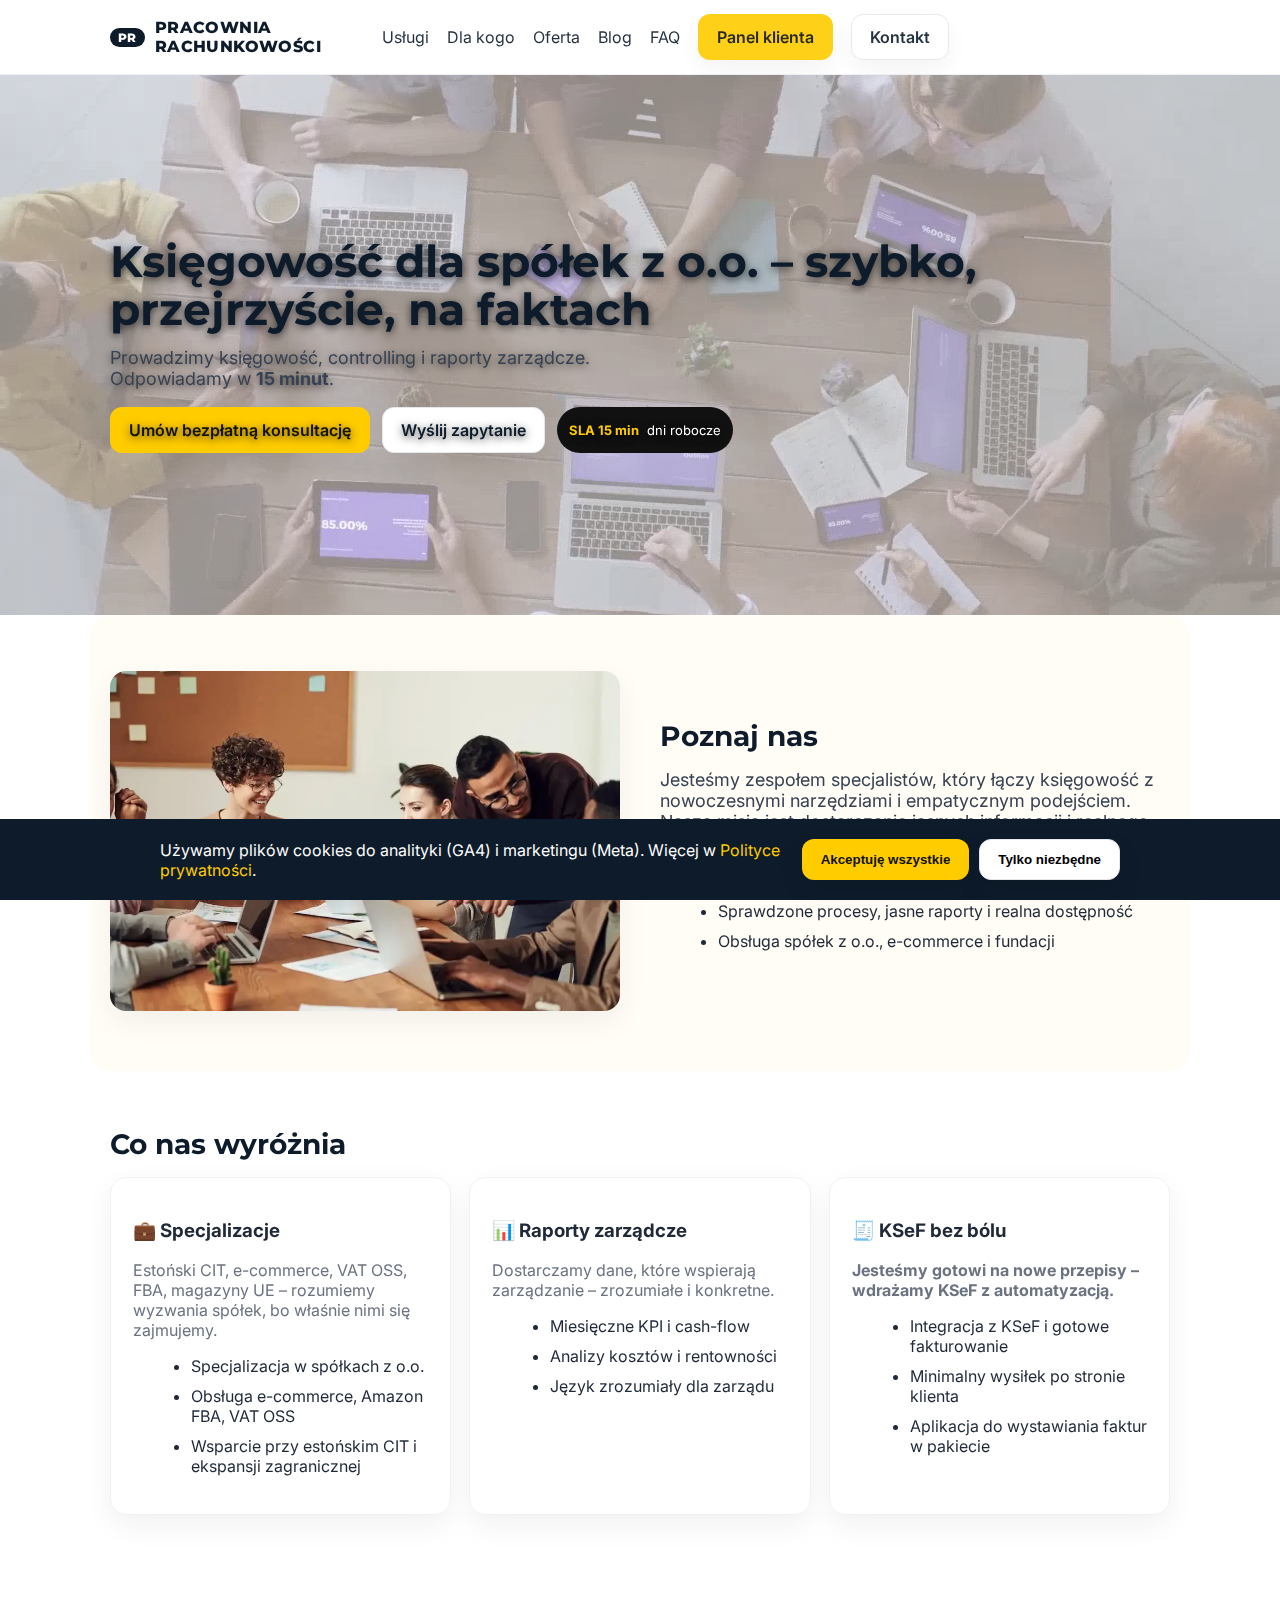
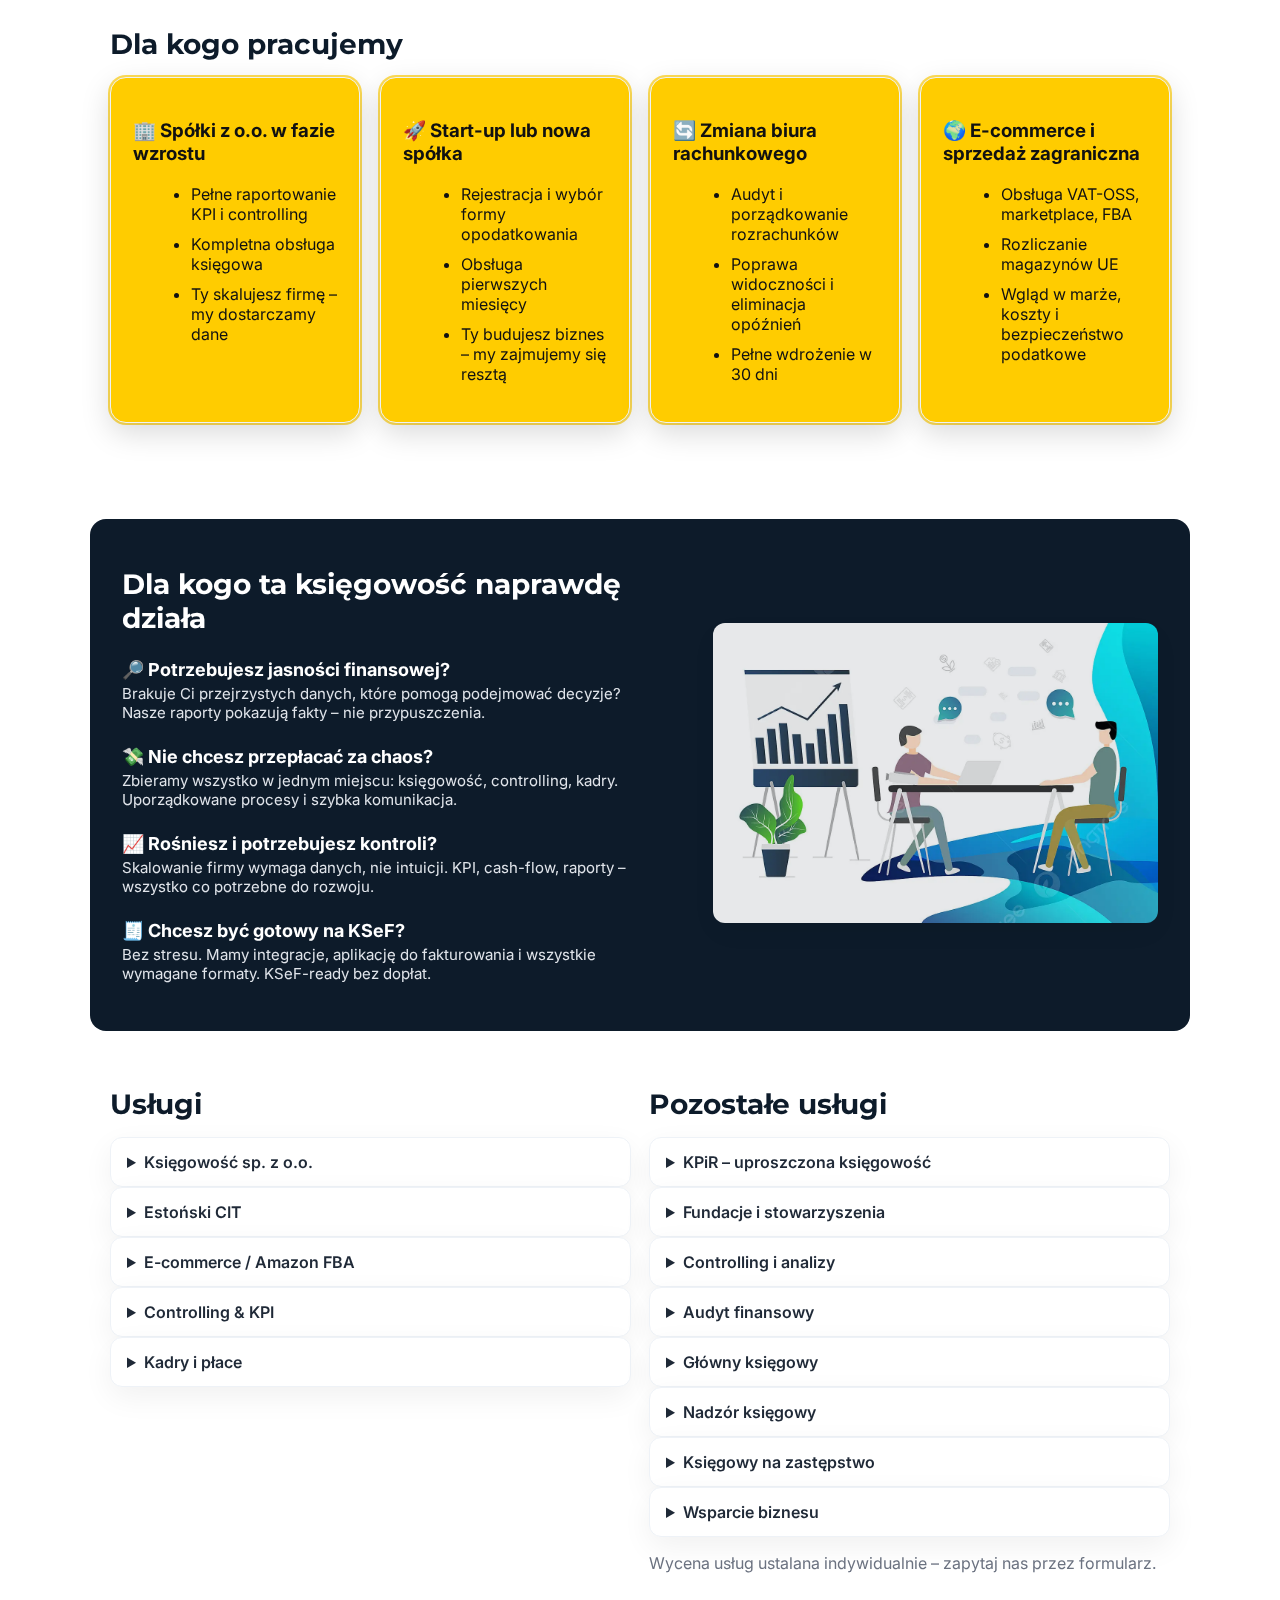
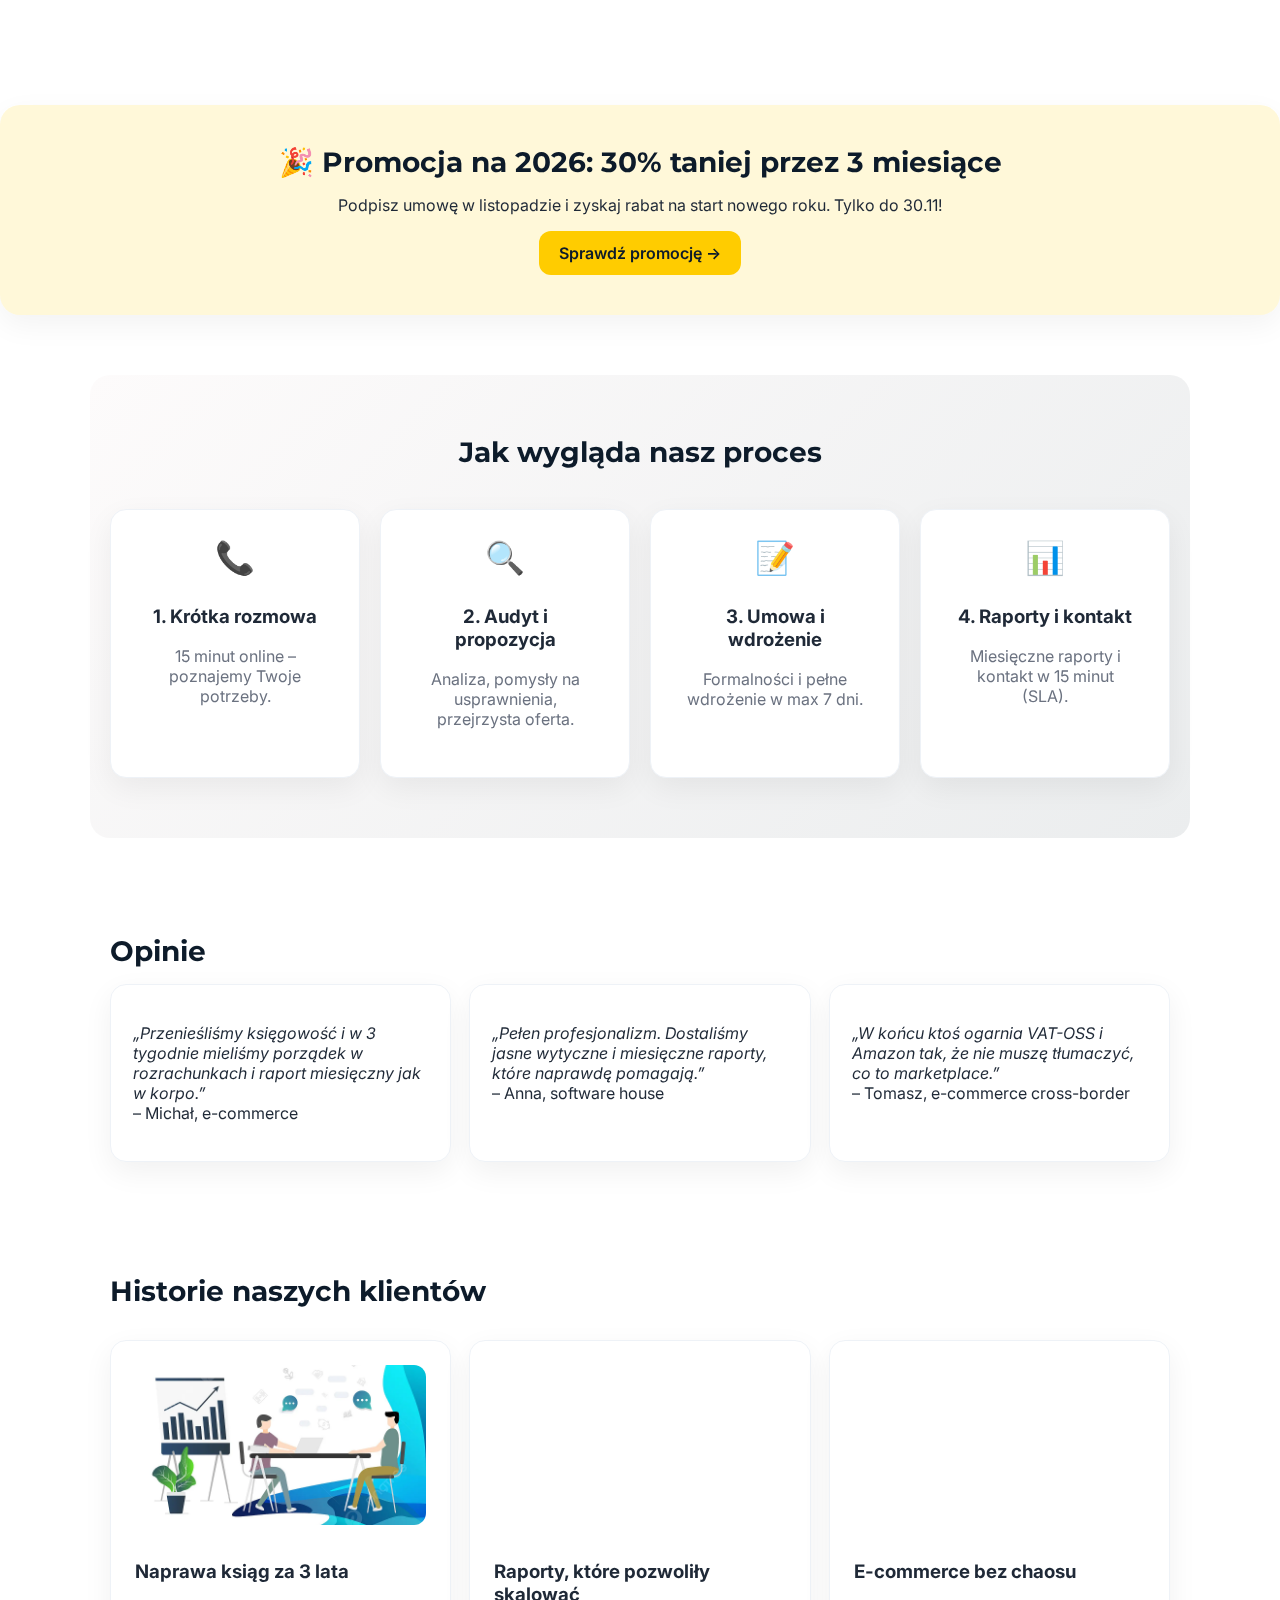
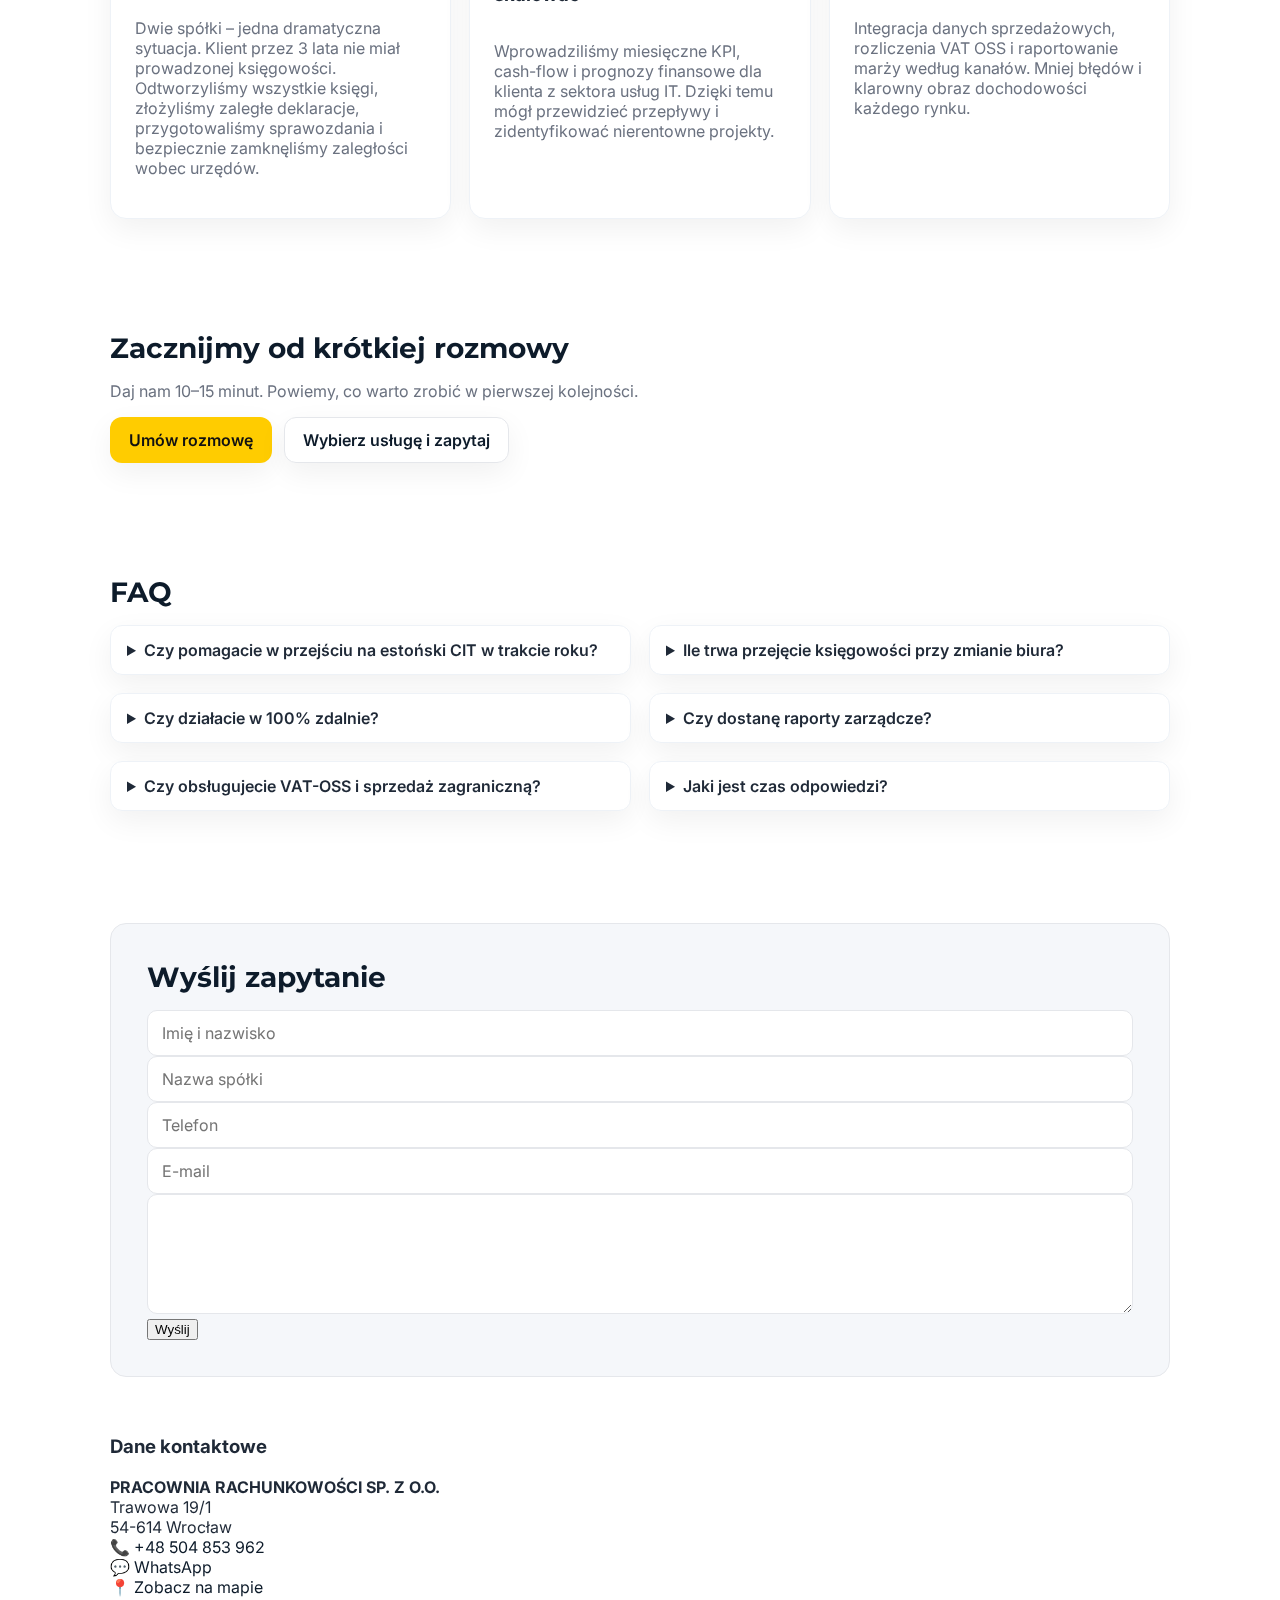
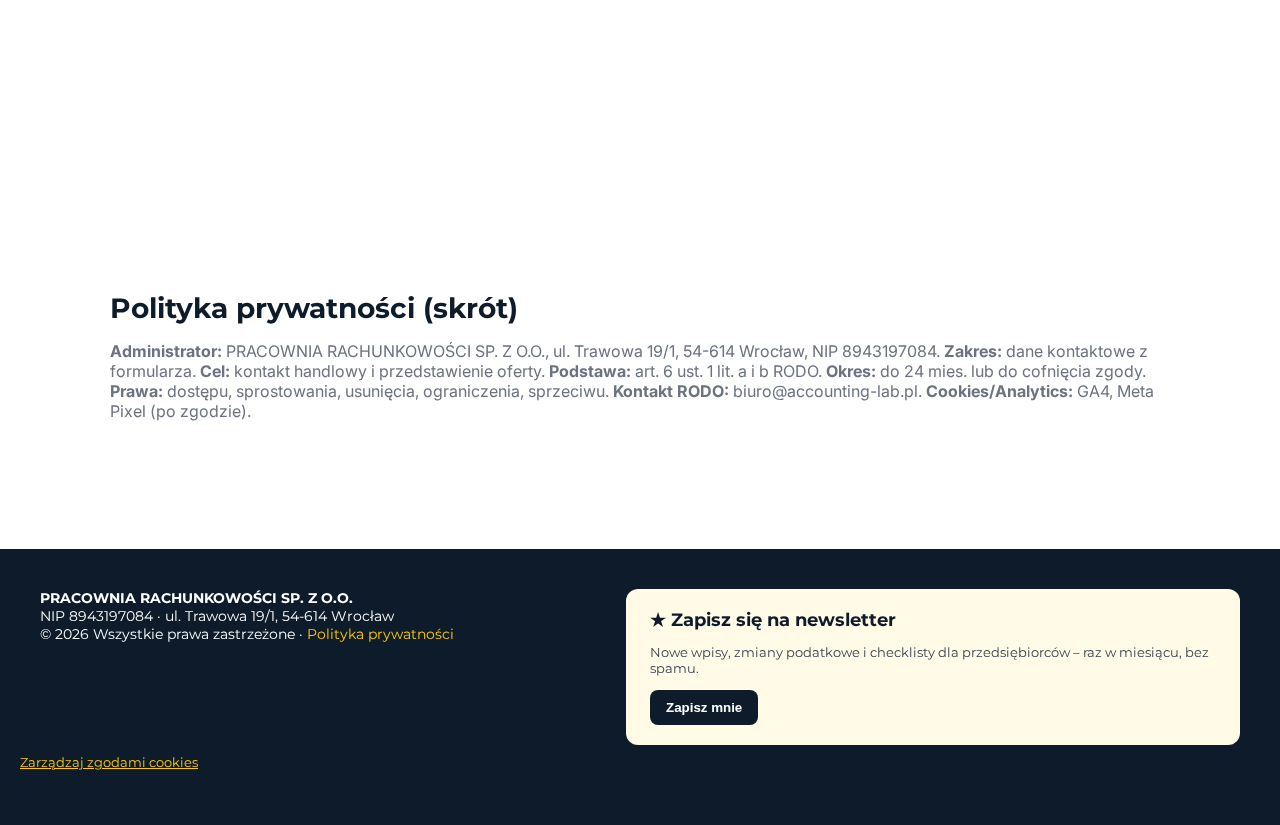
<file: index.html>
﻿<!DOCTYPE html>
<html lang="pl">
<head>
  <meta charset="utf-8" />
  <meta name="viewport" content="width=device-width, initial-scale=1" />

  <link rel="icon" type="image/png" href="favicon.png" />

  <title>Księgowość dla spółek z o.o. – Pracownia Rachunkowości Wrocław</title>
  <link rel="canonical" href="https://pracowniarachunkowosci.pl/" />
  <meta name="description" content="Księgowość sp. z o.o., estoński CIT, e-commerce (VAT-OSS, Amazon FBA). Raporty zarządcze i szybka komunikacja (SLA 15 min). Skontaktuj się – bezpłatna konsultacja." />
  <meta name="robots" content="index,follow" />

  <!-- Open Graph / Social -->
  <meta property="og:type" content="website" />
  <meta property="og:locale" content="pl_PL" />
  <meta property="og:title" content="Księgowość dla spółek z o.o. – Pracownia Rachunkowości" />
  <meta property="og:description" content="Prowadzimy księgowość, controlling i raporty zarządcze. Specjalizacja w sp. z o.o., estońskim CIT i e-commerce. Odpowiadamy w 15 min." />
  <meta property="og:url" content="https://pracowniarachunkowosci.pl/" />
  <meta property="og:site_name" content="Pracownia Rachunkowości" />
  <meta property="og:image" content="https://pracowniarachunkowosci.pl/assets/og-image.jpg" />
  <meta name="twitter:card" content="summary_large_image" />

  <!-- Fonts -->
  <link rel="preconnect" href="https://fonts.googleapis.com" />
  <link rel="preconnect" href="https://fonts.gstatic.com" crossorigin />
  <link rel="preload" as="style" href="https://fonts.googleapis.com/css2?family=Inter:wght@400;500;600&family=Montserrat:wght@700;800&display=swap">
  <link rel="stylesheet" href="https://fonts.googleapis.com/css2?family=Inter:wght@400;500;600&family=Montserrat:wght@700;800&display=swap" media="print" onload="this.media='all'">
  <noscript><link rel="stylesheet" href="https://fonts.googleapis.com/css2?family=Inter:wght@400;500;600&family=Montserrat:wght@700;800&display=swap"></noscript>

  <link rel="stylesheet" href="assets/css/main.css" />

  <!-- Schema.org (LocalBusiness / AccountingService) -->
  <script type="application/ld+json">
  {
    "@context": "https://schema.org",
    "@type": ["AccountingService","LocalBusiness"],
    "@id": "https://pracowniarachunkowosci.pl/#firma",
    "name": "PRACOWNIA RACHUNKOWOŚCI SP. Z O.O.",
    "url": "https://pracowniarachunkowosci.pl/",
    "logo": "https://pracowniarachunkowosci.pl/assets/logo.png",
    "image": ["https://pracowniarachunkowosci.pl/assets/og-image.jpg"],
    "telephone": "+48 504 853 962",
    "priceRange": "$$",
    "address": {
      "@type": "PostalAddress",
      "streetAddress": "ul. Trawowa 19/1",
      "addressLocality": "Wrocław",
      "postalCode": "54-614",
      "addressRegion": "Dolnośląskie",
      "addressCountry": "PL"
    },
    "geo": {
      "@type": "GeoCoordinates",
      "latitude": 51.1079,
      "longitude": 17.0385
    },
    "areaServed": ["Polska","Dolnośląskie","Wrocław"],
    "openingHoursSpecification": [{
      "@type": "OpeningHoursSpecification",
      "dayOfWeek": ["Monday","Tuesday","Wednesday","Thursday","Friday"],
      "opens": "09:00",
      "closes": "17:00"
    }],
    "sameAs": ["https://www.facebook.com/profile.php?id=100088976319049"]
  }
  </script>

  <!-- Schema.org: FAQPage -->
  <script type="application/ld+json">
  {
    "@context": "https://schema.org",
    "@type": "FAQPage",
    "mainEntity": [
      {"@type":"Question","name":"Czy pomagacie w przejściu na estoński CIT w trakcie roku?","acceptedAnswer":{"@type":"Answer","text":"Tak – oceniamy warunki, harmonogram i ryzyka, przygotowujemy dokumenty."}},
      {"@type":"Question","name":"Ile trwa przejęcie księgowości przy zmianie biura?","acceptedAnswer":{"@type":"Answer","text":"Zwykle 2–4 tygodnie, zależnie od kompletności danych."}},
      {"@type":"Question","name":"Czy działacie w 100% zdalnie?","acceptedAnswer":{"@type":"Answer","text":"Tak. Dokumenty elektronicznie, spotkania online."}},
      {"@type":"Question","name":"Czy dostanę raporty zarządcze?","acceptedAnswer":{"@type":"Answer","text":"Tak – standardowo miesięczne KPI i cash-flow."}},
      {"@type":"Question","name":"Czy obsługujecie VAT-OSS i sprzedaż zagraniczną?","acceptedAnswer":{"@type":"Answer","text":"Tak, w tym Amazon FBA."}},
      {"@type":"Question","name":"Jaki jest czas odpowiedzi?","acceptedAnswer":{"@type":"Answer","text":"SLA 15 min w dni robocze (pierwsza odpowiedź)."}}
    ]
  }
  </script>

  <!-- GA4 + Consent Mode v2 (domyślnie zablokowane) -->
  <script async src="https://www.googletagmanager.com/gtag/js?id=G-H210DZ34Y8"></script>
  <script>
    window.dataLayer = window.dataLayer || [];
    function gtag(){ dataLayer.push(arguments); }

    // 1) domyślne blokady
    gtag('consent','default',{
      ad_storage:'denied',
      analytics_storage:'denied',
      ad_user_data:'denied',
      ad_personalization:'denied'
    });

    // 2) inicjalizacja GA
    gtag('js', new Date());
    gtag('config','G-H210DZ34Y8', { anonymize_ip:true });
  </script>
</head>

<body>
  <a href="#main" class="skip-link">Przejdź do treści</a>

  <header>
    <nav class="nav" aria-label="Główna nawigacja">
      <div class="logo">
        <span class="logo-badge">PR</span> PRACOWNIA RACHUNKOWOŚCI
      </div>

      <button class="hamburger" aria-label="Otwórz menu" aria-expanded="false">
        <span class="hamburger__box" aria-hidden="true">
          <span class="hamburger__inner"></span>
        </span>
      </button>

      <ul class="menu" id="mainMenu">
        <li><a href="#uslugi">Usługi</a></li>
        <li><a href="#dla-kogo">Dla kogo</a></li>
        <li><a href="oferta.html">Oferta</a></li>
        <li><a href="./blog/index.html">Blog</a></li>
        <li><a href="#faq">FAQ</a></li>
        <li><a class="btn btn-primary" href="https://konto.insert.com.pl/#/login" target="_blank" rel="noopener">Panel klienta</a></li>
        <li><a class="btn btn-outline" href="#kontakt">Kontakt</a></li>
      </ul>
    </nav>
  </header>

  <main id="main">
    <section class="hero-video-section">
      <video autoplay muted loop playsinline class="hero-bg" poster="grafika1.webp">
        <source src="film.mp4" type="video/mp4" />
        <img src="grafika1.webp" alt="Biuro – spotkanie" loading="lazy"/>
      </video>

      <div class="hero-content container">
        <h1 class="h1">Księgowość dla spółek z o.o. – szybko, przejrzyście, na faktach</h1>
        <p class="lead">Prowadzimy księgowość, controlling i raporty zarządcze. <br>Odpowiadamy w <b>15 minut</b>.</p>
        <div class="cta-wrap">
          <a class="btn btn-primary" href="https://calendly.com/pracowniarachunkowosci/30min" target="_blank" rel="noopener noreferrer">Umów bezpłatną konsultację</a>
          <a class="btn btn-outline" href="#kontakt">Wyślij zapytanie</a>
          <span class="pill"><b>SLA 15 min</b> dni robocze</span>
        </div>
      </div>
    </section>

    <section class="container about-section" id="o-nas">
      <div class="about-grid">
        <div>
          <img src="ksiegowosc_opt.webp" alt="Spotkanie biznesowe przy stole" loading="lazy" class="about-img">
        </div>
        <div>
          <h2>Poznaj nas</h2>
          <p class="lead">Jesteśmy zespołem specjalistów, który łączy księgowość z nowoczesnymi narzędziami i empatycznym podejściem. Naszą misją jest dostarczanie jasnych informacji i realnego wsparcia biznesowego – bez biurokratycznego żargonu.</p>
          <ul class="list">
            <li>15+ lat doświadczenia w księgowości i controllingu</li>
            <li>Sprawdzone procesy, jasne raporty i realna dostępność</li>
            <li>Obsługa spółek z o.o., e-commerce i fundacji</li>
          </ul>
        </div>
      </div>
    </section>

    <section class="container" id="wyrozniki">
      <h2>Co nas wyróżnia</h2>
      <div class="grid-3">
        <div class="card">
          <h3>💼 Specjalizacje</h3>
          <p class="muted">Estoński CIT, e-commerce, VAT OSS, FBA, magazyny UE – rozumiemy wyzwania spółek, bo właśnie nimi się zajmujemy.</p>
          <ul class="list">
            <li>Specjalizacja w spółkach z o.o.</li>
            <li>Obsługa e-commerce, Amazon FBA, VAT OSS</li>
            <li>Wsparcie przy estońskim CIT i ekspansji zagranicznej</li>
          </ul>
        </div>

        <div class="card">
          <h3>📊 Raporty zarządcze</h3>
          <p class="muted">Dostarczamy dane, które wspierają zarządzanie – zrozumiałe i konkretne.</p>
          <ul class="list">
            <li>Miesięczne KPI i cash-flow</li>
            <li>Analizy kosztów i rentowności</li>
            <li>Język zrozumiały dla zarządu</li>
          </ul>
        </div>

        <div class="card">
          <h3>🧾 KSeF bez bólu</h3>
          <p class="muted"><strong>Jesteśmy gotowi na nowe przepisy – wdrażamy KSeF z automatyzacją.</strong></p>
          <ul class="list">
            <li>Integracja z KSeF i gotowe fakturowanie</li>
            <li>Minimalny wysiłek po stronie klienta</li>
            <li>Aplikacja do wystawiania faktur w pakiecie</li>
          </ul>
        </div>
      </div>
    </section>

    <section class="container" id="dla-kogo">
      <h2>Dla kogo pracujemy</h2>
      <div class="grid-4">
        <div class="card">
          <h3>🏢 Spółki z o.o. w fazie wzrostu</h3>
          <ul class="list">
            <li>Pełne raportowanie KPI i controlling</li>
            <li>Kompletna obsługa księgowa</li>
            <li>Ty skalujesz firmę – my dostarczamy dane</li>
          </ul>
        </div>
        <div class="card">
          <h3>🚀 Start-up lub nowa spółka</h3>
          <ul class="list">
            <li>Rejestracja i wybór formy opodatkowania</li>
            <li>Obsługa pierwszych miesięcy</li>
            <li>Ty budujesz biznes – my zajmujemy się resztą</li>
          </ul>
        </div>
        <div class="card">
          <h3>🔄 Zmiana biura rachunkowego</h3>
          <ul class="list">
            <li>Audyt i porządkowanie rozrachunków</li>
            <li>Poprawa widoczności i eliminacja opóźnień</li>
            <li>Pełne wdrożenie w 30 dni</li>
          </ul>
        </div>
        <div class="card">
          <h3>🌍 E-commerce i sprzedaż zagraniczna</h3>
          <ul class="list">
            <li>Obsługa VAT-OSS, marketplace, FBA</li>
            <li>Rozliczanie magazynów UE</li>
            <li>Wgląd w marże, koszty i bezpieczeństwo podatkowe</li>
          </ul>
        </div>
      </div>
    </section>

    <section class="container dla-kogo-premium" id="dla-kogo-hasla">
      <div class="dla-kogo-grid">
        <div>
          <h2>Dla kogo ta księgowość naprawdę działa</h2>
          <ul class="dla-kogo-list">
            <li>
              <h3>🔎 Potrzebujesz jasności finansowej?</h3>
              <p>Brakuje Ci przejrzystych danych, które pomogą podejmować decyzje? Nasze raporty pokazują fakty – nie przypuszczenia.</p>
            </li>
            <li>
              <h3>💸 Nie chcesz przepłacać za chaos?</h3>
              <p>Zbieramy wszystko w jednym miejscu: księgowość, controlling, kadry. Uporządkowane procesy i szybka komunikacja.</p>
            </li>
            <li>
              <h3>📈 Rośniesz i potrzebujesz kontroli?</h3>
              <p>Skalowanie firmy wymaga danych, nie intuicji. KPI, cash-flow, raporty – wszystko co potrzebne do rozwoju.</p>
            </li>
            <li>
              <h3>🧾 Chcesz być gotowy na KSeF?</h3>
              <p>Bez stresu. Mamy integracje, aplikację do fakturowania i wszystkie wymagane formaty. KSeF-ready bez dopłat.</p>
            </li>
          </ul>
        </div>
        <div class="dla-kogo-img">
          <img src="grafika1.webp" alt="biuro rachunkowe" loading="lazy" width="600" height="400" />
        </div>
      </div>
    </section>

    <section class="container grid-2" id="uslugi">
      <div>
        <h2>Usługi</h2>
        <div class="faq">
          <details class="card"><summary>Księgowość sp. z o.o.</summary><p>Pełna księga, JPK_V7, sprawozdania, CIT-8.</p></details>
          <details class="card"><summary>Estoński CIT</summary><p>Weryfikacja warunków, wdrożenie i monitoring.</p></details>
          <details class="card"><summary>E-commerce / Amazon FBA</summary><p>VAT-OSS, transgraniczne, integracje.</p></details>
          <details class="card"><summary>Controlling & KPI</summary><p>Budżety, cash-flow, raporty dla zarządu.</p></details>
          <details class="card"><summary>Kadry i płace</summary><p>Umowy, listy płac, PPK, ZUS.</p></details>
        </div>
      </div>

      <div>
        <h2>Pozostałe usługi</h2>
        <div class="faq">
          <details class="card"><summary>KPiR – uproszczona księgowość</summary><p>Dla JDG i małych firm: KPiR, deklaracje PIT/VAT, raporty.</p></details>
          <details class="card"><summary>Fundacje i stowarzyszenia</summary><p>Obsługa księgowa organizacji non-profit, sprawozdania zgodne z UoR.</p></details>
          <details class="card"><summary>Controlling i analizy</summary><p>Analizy finansowe, kontrola budżetu, raporty efektywności i płynności.</p></details>
          <details class="card"><summary>Audyt finansowy</summary><p>Zewnętrzny przegląd ksiąg i zgodności z przepisami.</p></details>
          <details class="card"><summary>Główny księgowy</summary><p>Zewnętrzny nadzór księgowy: raporty, audyty, doradztwo.</p></details>
          <details class="card"><summary>Nadzór księgowy</summary><p>Stała kontrola operacji, terminowości i poprawności rozliczeń.</p></details>
          <details class="card"><summary>Księgowy na zastępstwo</summary><p>Zapewnienie ciągłości podczas urlopów/absencji pracowników.</p></details>
          <details class="card"><summary>Wsparcie biznesu</summary><p>Optymalizacja, pomoc w zakładaniu firmy, fakturowanie, doradztwo.</p></details>
        </div>
        <p class="muted">Wycena usług ustalana indywidualnie – zapytaj nas przez formularz.</p>
      </div>
    </section>

    <section class="promo-banner">
      <div class="promo-content">
        <h2>🎉 Promocja na 2026: 30% taniej przez 3 miesiące</h2>
        <p>Podpisz umowę w listopadzie i zyskaj rabat na start nowego roku. Tylko do 30.11!</p>
        <a href="promocja-ksiegowosc.html" class="promo-btn">Sprawdź promocję →</a>
      </div>
    </section>

    <section class="container" id="proces" style="background: linear-gradient(135deg, #fdfbfb 0%, #ebedee 100%); border-radius: 20px; padding: 60px 20px; margin-bottom: 40px;">
      <h2 style="text-align: center; margin-bottom: 40px;">Jak wygląda nasz proces</h2>
      <div class="grid-4 process-steps" style="text-align: center;">
        <div class="card" style="transition: 0.3s; padding: 32px;">
          <div class="process-icon" aria-hidden="true">📞</div>
          <h3>1. Krótka rozmowa</h3>
          <p class="muted">15 minut online – poznajemy Twoje potrzeby.</p>
        </div>
        <div class="card" style="transition: 0.3s; padding: 32px;">
          <div class="process-icon" aria-hidden="true">🔍</div>
          <h3>2. Audyt i propozycja</h3>
          <p class="muted">Analiza, pomysły na usprawnienia, przejrzysta oferta.</p>
        </div>
        <div class="card" style="transition: 0.3s; padding: 32px;">
          <div class="process-icon" aria-hidden="true">📝</div>
          <h3>3. Umowa i wdrożenie</h3>
          <p class="muted">Formalności i pełne wdrożenie w max 7 dni.</p>
        </div>
        <div class="card" style="transition: 0.3s; padding: 32px;">
          <div class="process-icon" aria-hidden="true">📊</div>
          <h3>4. Raporty i kontakt</h3>
          <p class="muted">Miesięczne raporty i kontakt w 15 minut (SLA).</p>
        </div>
      </div>
    </section>

    <section class="container" id="opinie">
      <h2>Opinie</h2>
      <div class="grid-3">
        <div class="card"><p><em>„Przenieśliśmy księgowość i w 3 tygodnie mieliśmy porządek w rozrachunkach i raport miesięczny jak w korpo.”</em><br>– Michał, e-commerce</p></div>
        <div class="card"><p><em>„Pełen profesjonalizm. Dostaliśmy jasne wytyczne i miesięczne raporty, które naprawdę pomagają.”</em><br>– Anna, software house</p></div>
        <div class="card"><p><em>„W końcu ktoś ogarnia VAT-OSS i Amazon tak, że nie muszę tłumaczyć, co to marketplace.”</em><br>– Tomasz, e-commerce cross-border</p></div>
      </div>
    </section>

    <section class="container" id="case-study">
      <h2>Historie naszych klientów</h2>
      <div class="grid-3 case-cards">
        <div class="card">
          <img src="grafika1.webp" alt="Współpraca / naprawa ksiąg" class="case-img" loading="lazy" width="600" height="400">
          <h3>Naprawa ksiąg za 3 lata</h3>
          <p class="muted">Dwie spółki – jedna dramatyczna sytuacja. Klient przez 3 lata nie miał prowadzonej księgowości. Odtworzyliśmy wszystkie księgi, złożyliśmy zaległe deklaracje, przygotowaliśmy sprawozdania i bezpiecznie zamknęliśmy zaległości wobec urzędów.</p>
        </div>
        <div class="card">
          <img src="grafika2.webp" alt="Raporty / wzrost" class="case-img" loading="lazy" width="600" height="400">
          <h3>Raporty, które pozwoliły skalować</h3>
          <p class="muted">Wprowadziliśmy miesięczne KPI, cash-flow i prognozy finansowe dla klienta z sektora usług IT. Dzięki temu mógł przewidzieć przepływy i zidentyfikować nierentowne projekty.</p>
        </div>
        <div class="card">
          <img src="grafika3.webp" alt="E-commerce / praca zespołowa" class="case-img" loading="lazy" width="600" height="400">
          <h3>E-commerce bez chaosu</h3>
          <p class="muted">Integracja danych sprzedażowych, rozliczenia VAT OSS i raportowanie marży według kanałów. Mniej błędów i klarowny obraz dochodowości każdego rynku.</p>
        </div>
      </div>
    </section>

    <section class="container" id="cta">
      <h2>Zacznijmy od krótkiej rozmowy</h2>
      <p class="muted">Daj nam 10–15 minut. Powiemy, co warto zrobić w pierwszej kolejności.</p>
      <div class="cta-wrap">
        <a class="btn btn-primary" href="#kontakt">Umów rozmowę</a>
        <a class="btn btn-outline" href="#kontakt">Wybierz usługę i zapytaj</a>
      </div>
    </section>

    <section class="container faq" id="faq">
      <h2>FAQ</h2>
      <div class="grid-2">
        <details class="card"><summary>Czy pomagacie w przejściu na estoński CIT w trakcie roku?</summary><p>Tak – oceniamy warunki, harmonogram i ryzyka, przygotowujemy dokumenty.</p></details>
        <details class="card"><summary>Ile trwa przejęcie księgowości przy zmianie biura?</summary><p>Zwykle 2–4 tygodnie, zależnie od kompletności danych.</p></details>
        <details class="card"><summary>Czy działacie w 100% zdalnie?</summary><p>Tak. Dokumenty elektronicznie, spotkania online.</p></details>
        <details class="card"><summary>Czy dostanę raporty zarządcze?</summary><p>Tak – standardowo miesięczne KPI i cash-flow.</p></details>
        <details class="card"><summary>Czy obsługujecie VAT-OSS i sprzedaż zagraniczną?</summary><p>Tak, w tym Amazon FBA.</p></details>
        <details class="card"><summary>Jaki jest czas odpowiedzi?</summary><p><b>SLA 15 min</b> w dni robocze (pierwsza odpowiedź).</p></details>
      </div>
    </section>

    <section class="container" id="kontakt" aria-label="Formularz kontaktowy">
      <div class="contact">
        <h2>Wyślij zapytanie</h2>

<form action="https://api.web3forms.com/submit" method="POST">
  <input type="hidden" name="access_key" value="e4e94134-5946-445a-8f0a-7406585ec73e">
  <input type="hidden" name="redirect" value="https://pracowniarachunkowosci.pl/thank-you.html">
  <input type="text" name="name" placeholder="Imię i nazwisko" required>
  <input type="text" name="company" required placeholder="Nazwa spółki">
  <input type="tel" name="phone" required placeholder="Telefon">
  <input type="email" name="email" required placeholder="E-mail">
  <textarea name="message" required></textarea>
  <button type="submit">Wyślij</button>

</form>

      </div>

      <div style="display: flex; flex-wrap: wrap; gap: 32px; margin-top: 40px; align-items: flex-start;">
        <div style="flex: 1 1 300px;">
          <h3>Dane kontaktowe</h3>
          <p>
            <strong>PRACOWNIA RACHUNKOWOŚCI SP. Z O.O.</strong><br>
            Trawowa 19/1<br>
            54-614 Wrocław<br>
            <a href="tel:+48504853962" class="contact-link">📞 +48 504 853 962</a><br>
            <a href="https://wa.me/48504853962" target="_blank" rel="noopener noreferrer">💬 WhatsApp</a><br>
            <a href="https://www.google.com/maps/search/?api=1&query=Trawowa+19,+Wrocław" target="_blank" rel="noopener noreferrer">📍 Zobacz na mapie</a>
          </p>
          <img src="https://api.qrserver.com/v1/create-qr-code/?size=150x150&data=https://wa.me/48504853962" alt="QR WhatsApp" width="150" height="150" style="margin-top: 12px;" loading="lazy">
        </div>

        <div style="flex: 1 1 400px; min-height: 300px;">
          <iframe src="https://www.google.com/maps?q=Trawowa+19,+Wrocław,+Polska&output=embed" width="100%" height="300" frameborder="0" style="border:0; border-radius: 12px;" allowfullscreen title="Mapa Google – lokalizacja biura"></iframe>
        </div>
      </div>
    </section>

    <section class="container" id="privacy">
      <h2>Polityka prywatności (skrót)</h2>
      <p class="muted"><b>Administrator:</b> PRACOWNIA RACHUNKOWOŚCI SP. Z O.O., ul. Trawowa 19/1, 54-614 Wrocław, NIP 8943197084. <b>Zakres:</b> dane kontaktowe z formularza. <b>Cel:</b> kontakt handlowy i przedstawienie oferty. <b>Podstawa:</b> art. 6 ust. 1 lit. a i b RODO. <b>Okres:</b> do 24 mies. lub do cofnięcia zgody. <b>Prawa:</b> dostępu, sprostowania, usunięcia, ograniczenia, sprzeciwu. <b>Kontakt RODO:</b> biuro@accounting-lab.pl. <b>Cookies/Analytics:</b> GA4, Meta Pixel (po zgodzie).</p>
    </section>
  </main>

  <!-- Cookie banner -->
  <div id="cookie-banner" style="display:none; position: fixed; bottom: 0; left: 0; right: 0; background: #0D1B2A; color: #fff; padding: 20px; z-index: 9999; font-family: Inter, sans-serif;">
    <div style="max-width: 960px; margin: auto; display: flex; flex-wrap: wrap; align-items: center; justify-content: space-between; gap: 20px;">
      <p style="margin: 0; flex: 1;">
        Używamy plików cookies do analityki (GA4) i marketingu (Meta). Więcej w <a href="#privacy" style="color: #FFCC00;">Polityce prywatności</a>.
      </p>
      <div style="display: flex; gap: 10px; flex-shrink: 0;">
        <button id="acceptAll" class="btn btn-primary">Akceptuję wszystkie</button>
        <button id="acceptEssential" class="btn btn-outline">Tylko niezbędne</button>
      </div>
    </div>
  </div>

  <footer style="background: #0D1B2A; color: #ffffff; padding: 40px 20px; font-family: Montserrat, sans-serif; font-size: 14px;">
    <div style="display: flex; flex-wrap: wrap; justify-content: space-between; max-width: 1200px; margin: auto; gap: 32px;">
      <div style="flex: 1 1 300px;">
        <strong>PRACOWNIA RACHUNKOWOŚCI SP. Z O.O.</strong><br>
        NIP 8943197084 · ul. Trawowa 19/1, 54-614 Wrocław<br>
        © <span id="year">2025</span> Wszystkie prawa zastrzeżone · <a href="/polityka-prywatnosci.html" style="color: #FFCC00; text-decoration: none;">Polityka prywatności</a>
      </div>

      <div style="flex: 1 1 360px; background: #fffbe6; padding: 20px 24px; border-radius: 12px; color: #0D1B2A;">
        <h3 style="margin-top: 0; margin-bottom: 8px; font-size: 18px;">★ Zapisz się na newsletter</h3>
        <p style="font-size: 13px; margin-bottom: 14px; color: #374151;">
          Nowe wpisy, zmiany podatkowe i checklisty dla przedsiębiorców – raz w miesiącu, bez spamu.
        </p>
        <button class="ml-onclick-form" onclick="ml?.('show','Uj4jni',true)" style="padding: 10px 16px; background-color: #0D1B2A; color: white; border: none; border-radius: 8px; font-weight: bold; cursor: pointer;">
          Zapisz mnie
        </button>
      </div>
    </div>

    <p style="margin-top: 8px;">
      <a href="#" onclick="resetConsent();return false;" style="color: #FFCC00; text-decoration: underline; font-size: 13px;">Zarządzaj zgodami cookies</a>
    </p>
  </footer>

  <!-- Promo popup -->
  <style>
    .hidden { display: none !important; }
  </style>

  <div id="promoPopup" class="hidden" style="position:fixed; bottom:30px; right:30px; max-width:340px; background:#fffbe6; border:2px solid #ffd600; border-radius:16px; box-shadow:0 4px 16px rgba(0,0,0,0.1); padding:24px; z-index:9999; font-family:Inter,sans-serif;">
    <button onclick="closePromoPopup()" style="position:absolute; top:10px; right:14px; background:none; border:none; font-size:20px; cursor:pointer;" aria-label="Zamknij popup">&times;</button>
    <h3 style="margin-top:0; font-size:18px;">🎉 30% taniej przez 3 miesiące</h3>
    <p style="font-size:14px; margin-bottom:18px;">Podpisz umowę w listopadzie i zyskaj rabat na start 2026. Tylko do 30.11!<br>☎️ +48 504 853 962 lub formularz</p>
    <a href="promocja-ksiegowosc.html" style="display:inline-block; background:#ffd600; color:#0D1B2A; font-weight:600; text-align:center; padding:10px 16px; border-radius:10px; text-decoration:none;">Sprawdź promocję →</a>
  </div>

  <!-- App scripts -->
  <script defer src="assets/js/main.js"></script>

  <script>
    // Rok w stopce
    document.getElementById('year')?.replaceChildren(new Date().getFullYear());

    // Cookie banner + Consent Mode update + Meta Pixel po akceptacji
    const consentKey = 'cookieConsent';
    const banner = document.getElementById('cookie-banner');

    function loadMarketing() {
      // Meta Pixel – tylko po zgodzie
      const s = document.createElement('script');
      s.innerHTML = "!function(f,b,e,v,n,t,s){if(f.fbq)return;n=f.fbq=function(){n.callMethod? n.callMethod.apply(n,arguments):n.queue.push(arguments)};if(!f._fbq)f._fbq=n;n.push=n;n.loaded=!0;n.version='2.0';n.queue=[];t=b.createElement(e);t.async=!0;t.src=v;s=b.getElementsByTagName(e)[0];s.parentNode.insertBefore(t,s)}(window, document,'script','https://connect.facebook.net/en_US/fbevents.js'); fbq('init','2249646038845826'); fbq('track','PageView');";
      document.head.appendChild(s);
    }

    function showBannerIfNeeded() {
      const consent = localStorage.getItem(consentKey);
      if (!consent) {
        banner.style.display = 'block';
      } else if (consent === 'all') {
        loadMarketing();
      }
    }

    document.getElementById('acceptAll').onclick = () => {
      localStorage.setItem(consentKey, 'all');
      banner.style.display = 'none';
      // Aktualizacja trybu zgód GA4
      if (typeof gtag === 'function') {
        gtag('consent','update',{
          ad_storage:'granted',
          analytics_storage:'granted',
          ad_user_data:'granted',
          ad_personalization:'granted'
        });
      }
      loadMarketing();
    };

    document.getElementById('acceptEssential').onclick = () => {
      localStorage.setItem(consentKey, 'essential');
      banner.style.display = 'none';
      // Zostajemy przy denied (nic nie robimy)
    };

    function resetConsent() {
      localStorage.removeItem(consentKey);
      location.reload();
    }
    window.resetConsent = resetConsent;

    showBannerIfNeeded();

    // Promo popup
    function showPromoPopup() {
      if (!localStorage.getItem('promoPopupClosed')) {
        document.getElementById('promoPopup')?.classList.remove('hidden');
      }
    }
    function closePromoPopup() {
      document.getElementById('promoPopup')?.classList.add('hidden');
      localStorage.setItem('promoPopupClosed', 'true');
    }
    window.closePromoPopup = closePromoPopup;

    window.addEventListener('load', function() {
      setTimeout(showPromoPopup, 20000); // pokaż po 20 s
    });
  </script>
</body>
</html>
</file>
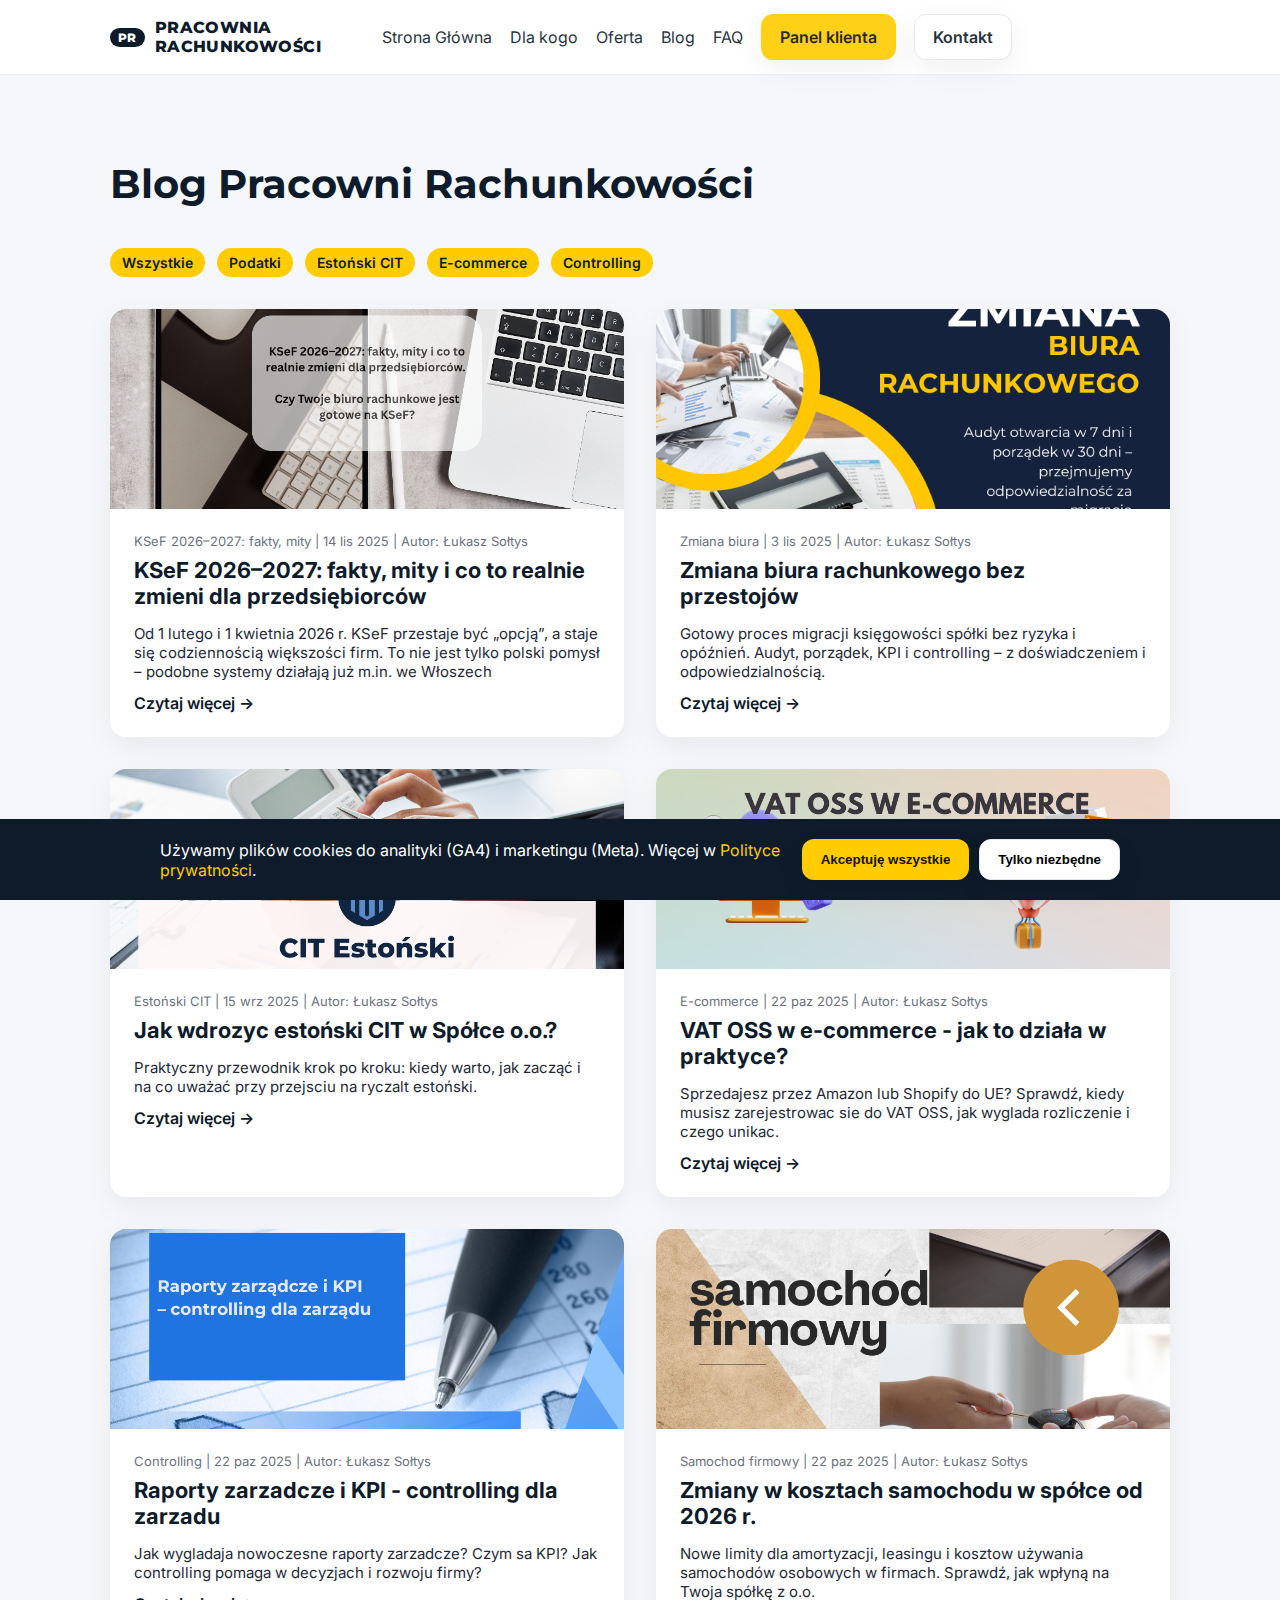
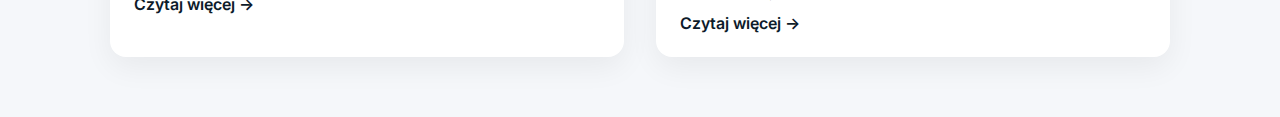
<file: blog/index.html>
﻿<!doctype html>
<html lang="pl">
<head>
  <meta charset="utf-8" />
  <meta name="viewport" content="width=device-width, initial-scale=1" />
  <title>Blog - Pracownia Rachunkowosci</title>
  <meta name="description" content="Porady ksiegowe, estonski CIT, VAT OSS - blog Pracowni Rachunkowosci." />
  <link rel="canonical" href="https://pracowniarachunkowosci.pl/blog/index.html" />
  <link rel="preconnect" href="https://fonts.googleapis.com">
  <link rel="preconnect" href="https://fonts.gstatic.com" crossorigin>
  <link href="https://fonts.googleapis.com/css2?family=Inter:wght@400;500;600&family=Montserrat:wght@700;800&display=swap" rel="stylesheet">
  <link rel="stylesheet" href="../assets/css/main.css" />

  <style>
    :root {
      --brand: #0D1B2A;
      --accent: #FFCC00;
      --bg: #F5F7FA;
      --text: #1F2937;
      --muted: #6B7280;
      --radius: 16px;
      --shadow: 0 10px 30px rgba(0, 0, 0, 0.06);
      --maxw: 1100px;
    }
    body {
      font-family: Inter, sans-serif;
      background: var(--bg);
      color: var(--text);
      margin: 0;
    }
    .blog-content {
      padding: 84px 20px 60px;
      max-width: var(--maxw);
      margin: 0 auto;
    }
    h1 {
      color: var(--brand);
      font-family: Montserrat, sans-serif;
      font-size: 40px;
      margin: 0 0 40px;
    }
    .categories {
      display: flex;
      flex-wrap: wrap;
      gap: 12px;
      margin-bottom: 32px;
    }
    .categories a {
      font-size: 14px;
      color: var(--brand);
      text-decoration: none;
      background: var(--accent);
      padding: 6px 12px;
      border-radius: 999px;
      font-weight: 600;
    }
    .categories a:hover {
      background: #f1c400;
    }
    .posts-grid {
      display: grid;
      grid-template-columns: 1fr;
      gap: 32px;
    }
    .post-card {
      background: #fff;
      border-radius: var(--radius);
      box-shadow: var(--shadow);
      overflow: hidden;
      display: flex;
      flex-direction: column;
    }
    .post-card img {
      width: 100%;
      height: 200px;
      object-fit: cover;
    }
    .post-info {
      padding: 24px;
    }
    .post-info .meta {
      font-size: 13px;
      color: var(--muted);
      margin-bottom: 8px;
    }
    .post-info h2 {
      margin: 0 0 12px;
      font-size: 22px;
      color: var(--brand);
    }
    .post-info p {
      color: var(--text);
      font-size: 15px;
      margin-bottom: 12px;
    }
    .read-more {
      font-weight: 600;
      color: var(--brand);
      text-decoration: none;
    }
    .read-more:hover {
      text-decoration: underline;
    }
    @media (min-width: 700px) {
      .posts-grid {
        grid-template-columns: repeat(2, 1fr);
      }
    }
  </style>

</head>
<body>
  <header>
    <nav class="nav" aria-label="Główna nawigacja">
      <div class="logo">
        <span class="logo-badge">PR</span> PRACOWNIA RACHUNKOWOŚCI
      </div>

      <button class="hamburger" aria-label="Otworz menu" aria-expanded="false">&#9776;</button>

      <ul class="menu" id="mainMenu">
        <li><a href="../index.html">Strona Główna</a></li>
        <li><a href="../index.html#dla-kogo">Dla kogo</a></li>
        <li><a href="../oferta.html">Oferta</a></li>
        <li><a href="index.html" aria-current="page">Blog</a></li>
        <li><a href="../index.html#faq">FAQ</a></li>
        <li><a class="btn btn-primary" href="https://konto.insert.com.pl/#/login" target="_blank" rel="noopener">Panel klienta</a></li>
        <li><a class="btn btn-outline" href="../index.html#kontakt">Kontakt</a></li>
      </ul>
    </nav>
  </header>

  <main class="blog-content" id="main">
    <h1>Blog Pracowni Rachunkowości</h1>
    <nav class="categories" aria-label="Filtry kategorii">
      <a href="#" data-category="all">Wszystkie</a>
      <a href="#" data-category="podatki">Podatki</a>
      <a href="#" data-category="estonski">Estoński CIT</a>
      <a href="#" data-category="e-commerce">E-commerce</a>
      <a href="#" data-category="controlling">Controlling</a>
    </nav>

    <div class="posts-grid">
      <article class="post-card" data-category="podatki">
        <img src="KSeF.png" alt="KSeF 2026–2027 – fakty, mity i wpływ na przedsiębiorców"" />
        <div class="post-info">
        <div class="meta">KSeF 2026–2027: fakty, mity | 14 lis 2025 | Autor: Łukasz Sołtys</div>
        <h2><a href="ksef-gotowosc.html">KSeF 2026–2027: fakty, mity i co to realnie zmieni dla przedsiębiorców</a></h2>
          <p>Od 1 lutego i 1 kwietnia 2026 r. KSeF przestaje być „opcją”, a staje się codziennością większości firm.
To nie jest tylko polski pomysł – podobne systemy działają już m.in. we Włoszech</p>
          <a href="ksef-gotowosc.html" class="read-more">Czytaj więcej -&gt;</a>
        </div>
      </article>
      <article class="post-card" data-category="controlling">
        <img src="zmiana.png" alt="Zmiana biura rachunkowego" />
        <div class="post-info">
        <div class="meta">Zmiana biura | 3 lis 2025 | Autor: Łukasz Sołtys</div>
        <h2><a href="zmiana-biura.html">Zmiana biura rachunkowego bez przestojów</a></h2>
          <p>Gotowy proces migracji księgowości spółki bez ryzyka i opóźnień. Audyt, porządek, KPI i controlling – z doświadczeniem i odpowiedzialnością.</p>
          <a href="zmiana-biura.html" class="read-more">Czytaj więcej -&gt;</a>
        </div>
      </article>

      <article class="post-card" data-category="estonski">
        <img src="cit-estonski-canva.png" alt="CIT estonski" />
        <div class="post-info">
          <div class="meta">Estoński CIT | 15 wrz 2025 | Autor: Łukasz Sołtys</div>
          <h2><a href="estonski-cit-wdrozenie.html">Jak wdrozyc estoński CIT w Spółce o.o.?</a></h2>
          <p>Praktyczny przewodnik krok po kroku: kiedy warto, jak zacząć i na co uważać przy przejsciu na ryczalt estoński.</p>
          <a href="estonski-cit-wdrozenie.html" class="read-more">Czytaj więcej -&gt;</a>
        </div>
      </article>

      <article class="post-card" data-category="e-commerce">
        <img src="vat-oss-amazon.png" alt="VAT OSS Amazon" />
        <div class="post-info">
          <div class="meta">E-commerce | 22 paz 2025 | Autor: Łukasz Sołtys</div>
          <h2><a href="vat-oss-amazon.html">VAT OSS w e-commerce - jak to działa w praktyce?</a></h2>
          <p>Sprzedajesz przez Amazon lub Shopify do UE? Sprawdź, kiedy musisz zarejestrowac sie do VAT OSS, jak wyglada rozliczenie i czego unikac.</p>
          <a href="vat-oss-amazon.html" class="read-more">Czytaj więcej -&gt;</a>
        </div>
      </article>

      <article class="post-card" data-category="controlling">
        <img src="raporty-kpi-canva.png" alt="Raporty zarzadcze KPI" />
        <div class="post-info">
          <div class="meta">Controlling | 22 paz 2025 | Autor: Łukasz Sołtys</div>
          <h2><a href="controlling-kpi.html">Raporty zarzadcze i KPI - controlling dla zarzadu</a></h2>
          <p>Jak wygladaja nowoczesne raporty zarzadcze? Czym sa KPI? Jak controlling pomaga w decyzjach i rozwoju firmy?</p>
          <a href="controlling-kpi.html" class="read-more">Czytaj więcej -&gt;</a>
        </div>
      </article>

      <article class="post-card" data-category="podatki">
        <img src="samochod2026.png" alt="Koszty samochodu firmowego 2026" />
        <div class="post-info">
          <div class="meta">Samochod firmowy | 22 paz 2025 | Autor: Łukasz Sołtys</div>
          <h2><a href="koszty-samochodu.html">Zmiany w kosztach samochodu w spółce od 2026 r.</a></h2>
          <p>Nowe limity dla amortyzacji, leasingu i kosztow używania samochodów osobowych w firmach. Sprawdź, jak wpłyną na Twoja spółkę z o.o.</p>
          <a href="koszty-samochodu.html" class="read-more">Czytaj więcej -&gt;</a>
        </div>
      </article>
    </div>
  </main>

  <script>
  document.querySelectorAll(".categories a").forEach(function (button) {
    button.addEventListener("click", function (event) {
      event.preventDefault();
      var category = button.getAttribute("data-category");

      document.querySelectorAll(".post-card").forEach(function (card) {
        var cardCategory = card.getAttribute("data-category");

        if (category === "all" || cardCategory === category) {
          card.style.display = "flex";
        } else {
          card.style.display = "none";
        }
      });
    });
  });
  </script>

  <script>
  document.addEventListener("DOMContentLoaded", function () {
    var menu = document.getElementById("mainMenu");
    var toggleBtn = document.querySelector(".hamburger");

    if (!menu || !toggleBtn) {
      return;
    }

    var setMenuState = function (open) {
      menu.classList.toggle("active", open);
      document.body.classList.toggle("menu-open", open);
      toggleBtn.setAttribute("aria-expanded", open ? "true" : "false");
      toggleBtn.setAttribute("aria-label", open ? "Zamknij menu" : "Otworz menu");
      toggleBtn.innerHTML = open ? "&times;" : "&#9776;";
    };

    toggleBtn.addEventListener("click", function () {
      var isOpen = menu.classList.contains("active");
      setMenuState(!isOpen);
    });

    menu.querySelectorAll("a").forEach(function (link) {
      link.addEventListener("click", function () {
        setMenuState(false);
      });
    });

    var desktopMq = window.matchMedia("(min-width: 769px)");
    var handleViewportChange = function (event) {
      if (event.matches) {
        setMenuState(false);
      }
    };

    if (desktopMq.addEventListener) {
      desktopMq.addEventListener("change", handleViewportChange);
    } else if (desktopMq.addListener) {
      desktopMq.addListener(handleViewportChange);
    }

    setMenuState(false);
  });
  </script>
  <!-- Baner cookies + GA4 + Meta Pixel -->
<div id="cookie-banner" style="display:none; position: fixed; bottom: 0; left: 0; right: 0; background: #0D1B2A; color: #fff; padding: 20px; z-index: 9999; font-family: Inter, sans-serif;">
  <div style="max-width: 960px; margin: auto; display: flex; flex-wrap: wrap; align-items: center; justify-content: space-between; gap: 20px;">
    <p style="margin: 0; flex: 1;">
      Używamy plików cookies do analityki (GA4) i marketingu (Meta). Więcej w <a href="../index.html#privacy" style="color: #FFCC00;">Polityce prywatności</a>.
    </p>
    <div style="display: flex; gap: 10px; flex-shrink: 0;">
      <button id="acceptAll" class="btn btn-primary">Akceptuję wszystkie</button>
      <button id="acceptEssential" class="btn btn-outline">Tylko niezbędne</button>
    </div>
  </div>
</div>

<script>
  const consentKey = 'cookieConsent';
  const banner = document.getElementById('cookie-banner');

  function loadScripts(type) {
    if (type === 'all') {
      // GA4
      const ga = document.createElement('script');
      ga.src = "https://www.googletagmanager.com/gtag/js?id=G-H210DZ34Y8";
      ga.async = true;
      document.head.appendChild(ga);

      window.dataLayer = window.dataLayer || [];
      function gtag(){dataLayer.push(arguments);}
      window.gtag = gtag;
      gtag('js', new Date());
      gtag('config', 'G-H210DZ34Y8', { 'anonymize_ip': true });

      // Meta Pixel
      const fb = document.createElement('script');
      fb.innerHTML = `!function(f,b,e,v,n,t,s){if(f.fbq)return;n=f.fbq=function(){n.callMethod?
      n.callMethod.apply(n,arguments):n.queue.push(arguments)};if(!f._fbq)f._fbq=n;
      n.push=n;n.loaded=!0;n.version='2.0';n.queue=[];t=b.createElement(e);t.async=!0;
      t.src=v;s=b.getElementsByTagName(e)[0];s.parentNode.insertBefore(t,s)}
      (window, document,'script','https://connect.facebook.net/en_US/fbevents.js');
      fbq('init', '2249646038845826'); fbq('track', 'PageView');`;
      document.head.appendChild(fb);
    }
  }

  function showBannerIfNeeded() {
    const consent = localStorage.getItem(consentKey);
    if (!consent) {
      banner.style.display = 'block';
    } else if (consent === 'all') {
      loadScripts('all');
    }
  }

  document.getElementById('acceptAll').onclick = () => {
    localStorage.setItem(consentKey, 'all');
    banner.style.display = 'none';
    loadScripts('all');
  };

  document.getElementById('acceptEssential').onclick = () => {
    localStorage.setItem(consentKey, 'essential');
    banner.style.display = 'none';
  };

  function resetConsent() {
    localStorage.removeItem(consentKey);
    location.reload();
  }

  showBannerIfNeeded();
</script>

</body>
</html>
</file>
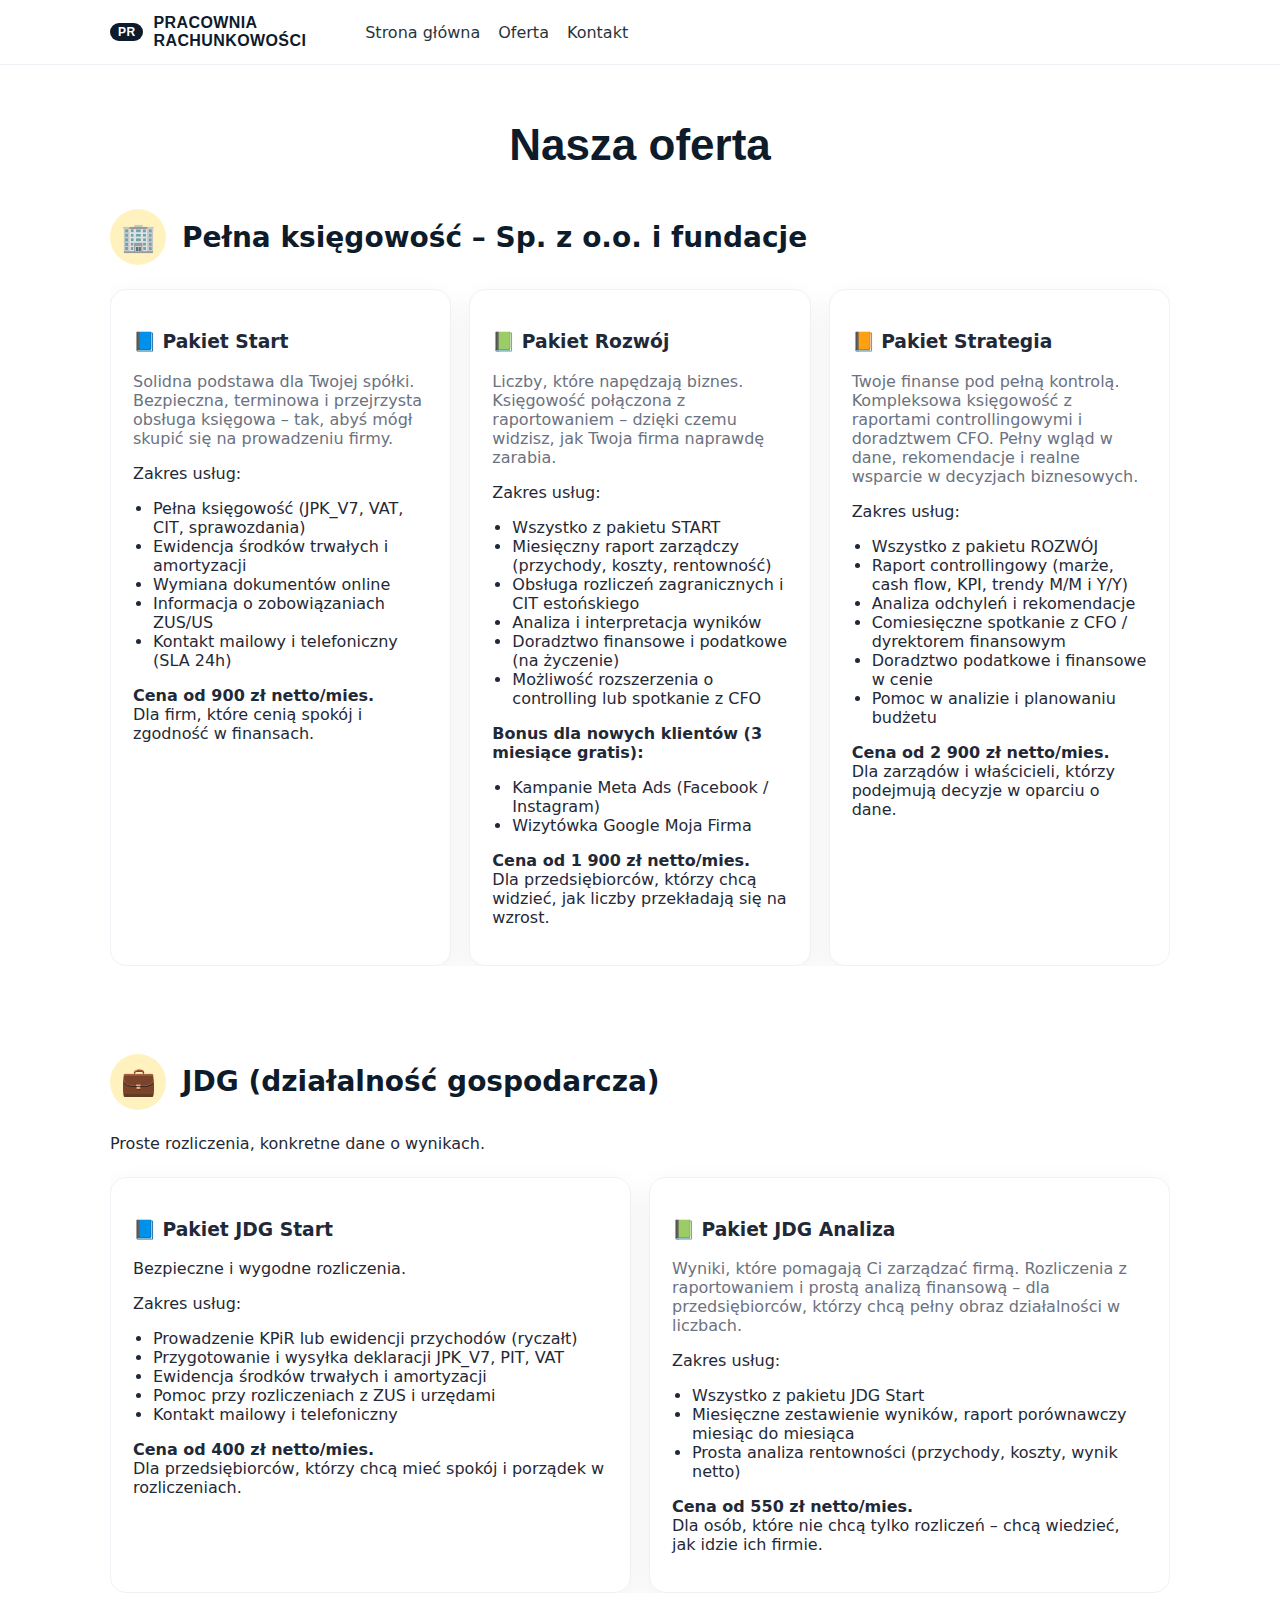
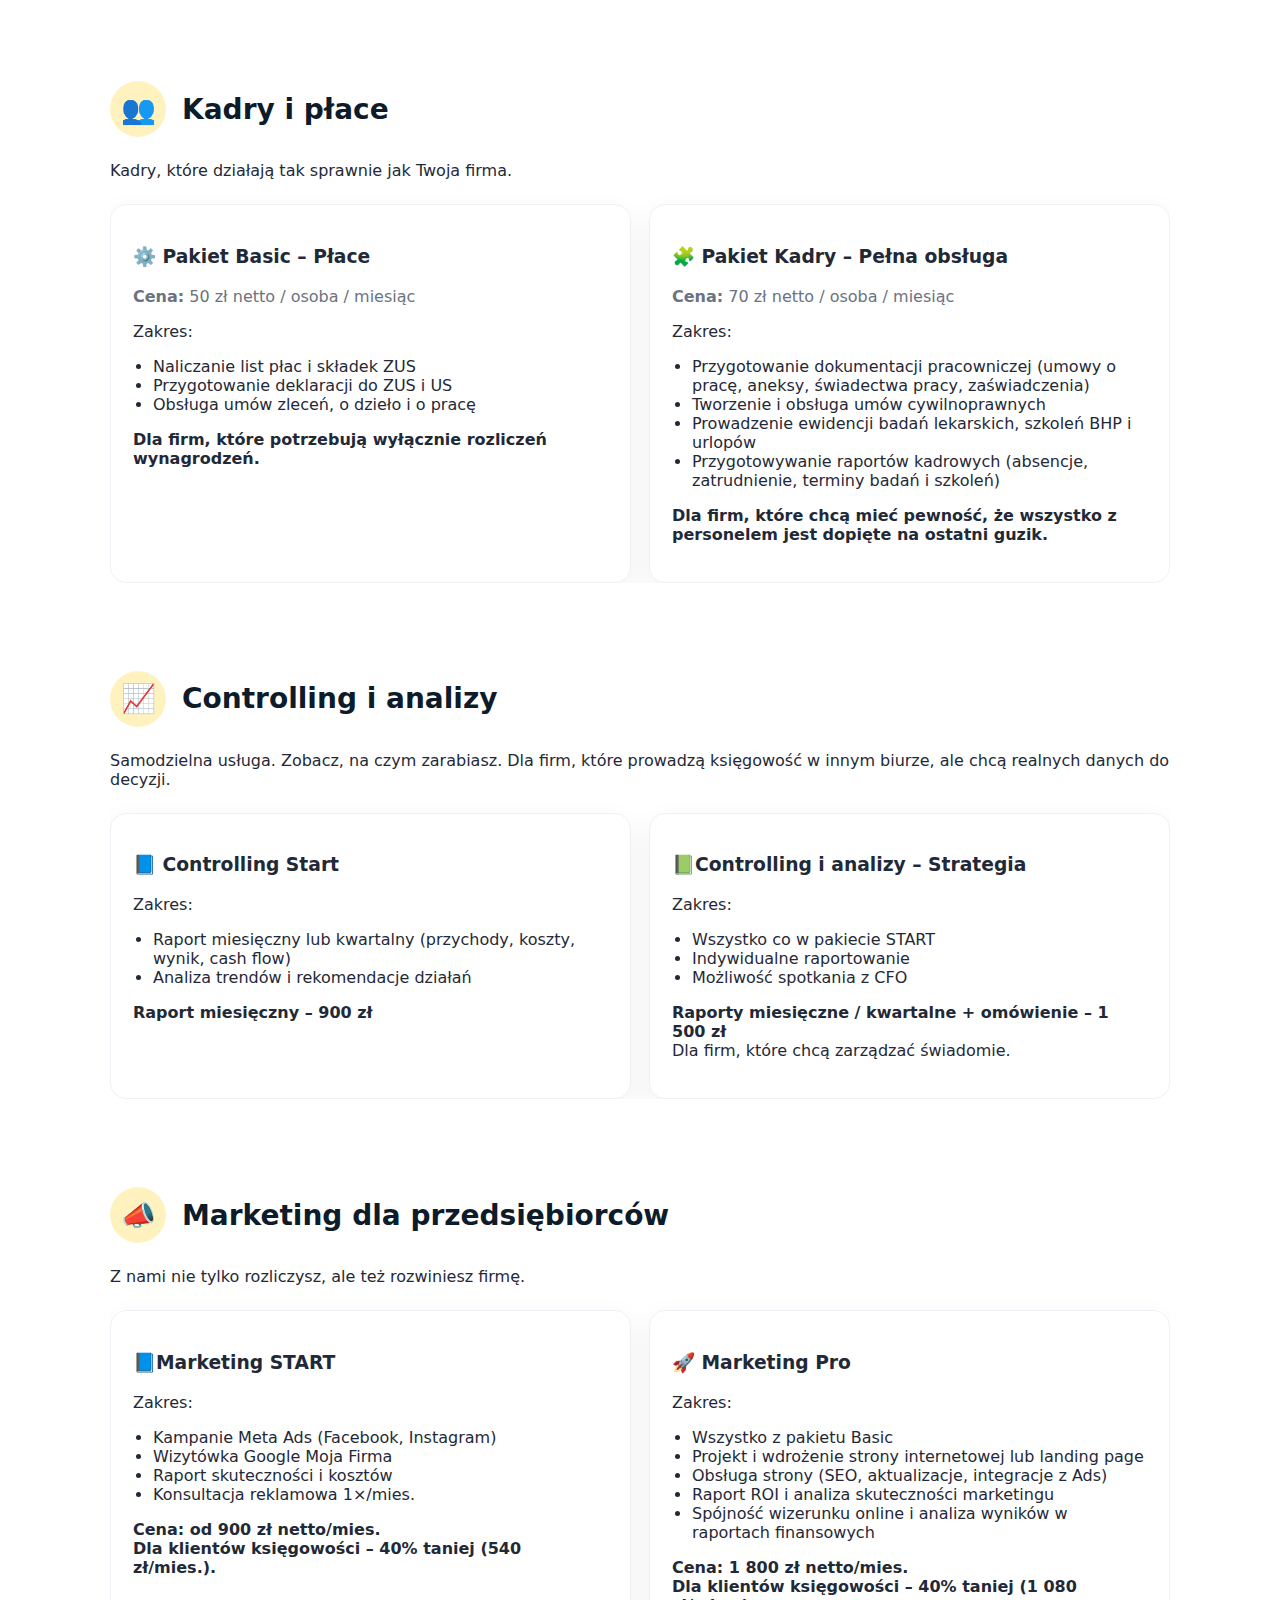
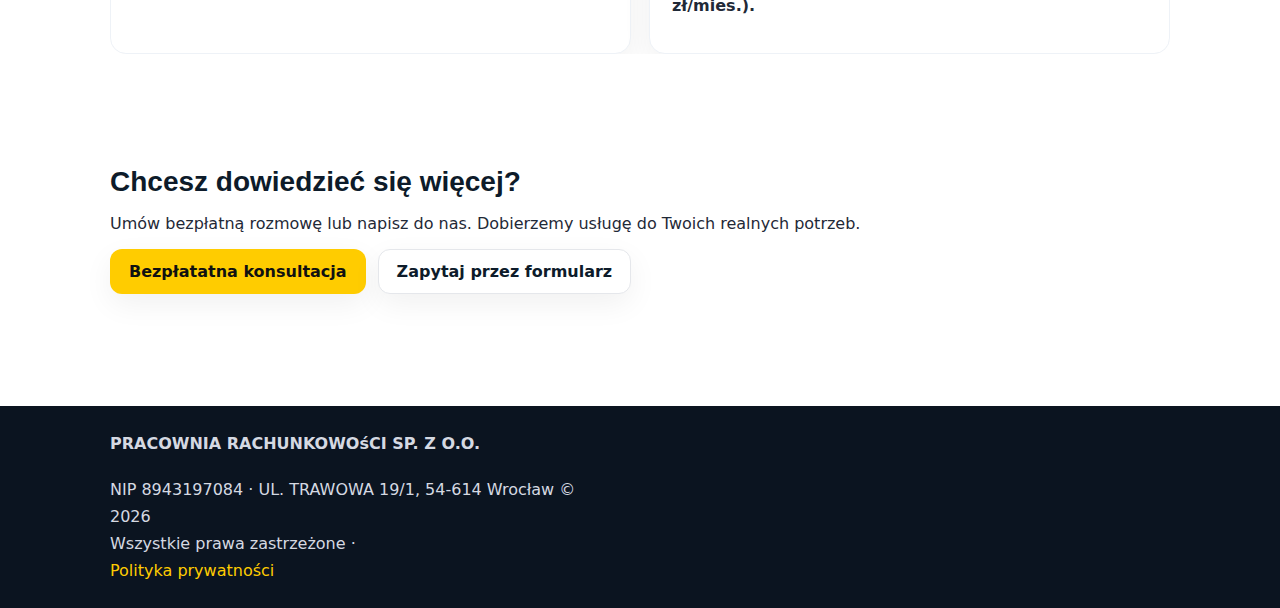
<file: oferta.html>
﻿<!DOCTYPE html>
<html lang="pl">
<head>
  <meta charset="UTF-8">
  <meta name="viewport" content="width=device-width, initial-scale=1.0">
  <title>Oferta Pracownia Rachunkowości</title>
  <link rel="stylesheet" href="assets/css/main.css">
</head>
<body>
  <a href="#oferta" class="skip-link">Przejdź do treści</a>

  <header>
    <nav class="nav" aria-label="Główna nawigacja">
      <div class="logo">
        <span class="logo-badge">PR</span> PRACOWNIA RACHUNKOWOŚCI
      </div>

      <button class="hamburger" aria-label="Otwórz menu" aria-expanded="false">
        <span class="hamburger__box" aria-hidden="true">
          <span class="hamburger__inner"></span>
        </span>
      </button>

      <ul class="menu" id="mainMenu">
        <li><a href="index.html">Strona główna</a></li>
        <li><a href="oferta.html" class="active">Oferta</a></li>
        <li><a href="#kontakt">Kontakt</a></li>
      </ul>
    </nav>
  </header>

    <section class="container" id="oferta">
    <h1 class="h1" style="text-align: center; margin-bottom: 40px;">Nasza oferta</h1>

    <div class="offer-accordion" aria-label="Nasza oferta">
      <details class="offer-item" open>
        <summary>
          <span class="offer-item__icon" aria-hidden="true">🏢</span>
          <span class="offer-item__title">Pełna księgowość – Sp. z o.o. i fundacje</span>
        </summary>
        <div class="offer-item__content">
          <div class="grid-3">
            <div class="card">
              <h3>📘 Pakiet Start</h3>
              <p class="muted">
                Solidna podstawa dla Twojej spółki. Bezpieczna, terminowa i przejrzysta obsługa księgowa – tak, abyś mógł skupić się na prowadzeniu firmy.
              </p>
              <p>Zakres usług:</p>
              <ul>
                <li>Pełna księgowość (JPK_V7, VAT, CIT, sprawozdania)</li>
                <li>Ewidencja środków trwałych i amortyzacji</li>
                <li>Wymiana dokumentów online</li>
                <li>Informacja o zobowiązaniach ZUS/US</li>
                <li>Kontakt mailowy i telefoniczny (SLA 24h)</li>
              </ul>
              <p><strong>Cena od 900 zł netto/mies.</strong><br>Dla firm, które cenią spokój i zgodność w finansach.</p>
            </div>
            <div class="card">
              <h3>📗 Pakiet Rozwój</h3>
              <p class="muted">
                Liczby, które napędzają biznes. Księgowość połączona z raportowaniem – dzięki czemu widzisz, jak Twoja firma naprawdę zarabia.
              </p>
              <p>Zakres usług:</p>
              <ul>
                <li>Wszystko z pakietu START</li>
                <li>Miesięczny raport zarządczy (przychody, koszty, rentowność)</li>
                <li>Obsługa rozliczeń zagranicznych i CIT estońskiego</li>
                <li>Analiza i interpretacja wyników</li>
                <li>Doradztwo finansowe i podatkowe (na życzenie)</li>
                <li>Możliwość rozszerzenia o controlling lub spotkanie z CFO</li>
              </ul>
              <p><strong>Bonus dla nowych klientów (3 miesiące gratis):</strong></p>
              <ul>
                <li>Kampanie Meta Ads (Facebook / Instagram)</li>
                <li>Wizytówka Google Moja Firma</li>
              </ul>
              <p><strong>Cena od 1 900 zł netto/mies.</strong><br>Dla przedsiębiorców, którzy chcą widzieć, jak liczby przekładają się na wzrost.</p>
            </div>
            <div class="card">
              <h3>📙 Pakiet Strategia</h3>
              <p class="muted">
                Twoje finanse pod pełną kontrolą. Kompleksowa księgowość z raportami controllingowymi i doradztwem CFO. Pełny wgląd w dane, rekomendacje i realne wsparcie w decyzjach biznesowych.
              </p>
              <p>Zakres usług:</p>
              <ul>
                <li>Wszystko z pakietu ROZWÓJ</li>
                <li>Raport controllingowy (marże, cash flow, KPI, trendy M/M i Y/Y)</li>
                <li>Analiza odchyleń i rekomendacje</li>
                <li>Comiesięczne spotkanie z CFO / dyrektorem finansowym</li>
                <li>Doradztwo podatkowe i finansowe w cenie</li>
                <li>Pomoc w analizie i planowaniu budżetu</li>
              </ul>
              <p><strong>Cena od 2 900 zł netto/mies.</strong><br>Dla zarządów i właścicieli, którzy podejmują decyzje w oparciu o dane.</p>
            </div>
          </div>
        </div>
      </details>
      <details class="offer-item" open>
        <summary>
          <span class="offer-item__icon" aria-hidden="true">💼</span>
          <span class="offer-item__title">JDG (działalność gospodarcza)</span>
        </summary>
        <div class="offer-item__content">
          <p>Proste rozliczenia, konkretne dane o wynikach.</p>
          <div class="grid-2">
            <div class="card">
              <h3>📘 Pakiet JDG Start</h3>
              <p>
                Bezpieczne i wygodne rozliczenia.
              </p>
              <p>Zakres usług:</p>
              <ul>
                <li>Prowadzenie KPiR lub ewidencji przychodów (ryczałt)</li>
                <li>Przygotowanie i wysyłka deklaracji JPK_V7, PIT, VAT</li>
                <li>Ewidencja środków trwałych i amortyzacji</li>
                <li>Pomoc przy rozliczeniach z ZUS i urzędami</li>
                <li>Kontakt mailowy i telefoniczny</li>
              </ul>
              <p><strong>Cena od 400 zł netto/mies.</strong><br>Dla przedsiębiorców, którzy chcą mieć spokój i porządek w rozliczeniach.</p>
            </div>
            <div class="card">
              <h3>📗 Pakiet JDG Analiza</h3>
              <p class="muted">
                Wyniki, które pomagają Ci zarządzać firmą. Rozliczenia z raportowaniem i prostą analizą finansową – dla przedsiębiorców, którzy chcą pełny obraz działalności w liczbach.
              </p>
              <p>Zakres usług:</p>
              <ul>
                <li>Wszystko z pakietu JDG Start</li>
                <li>Miesięczne zestawienie wyników, raport porównawczy miesiąc do miesiąca</li>
                <li>Prosta analiza rentowności (przychody, koszty, wynik netto)</li>
              </ul>
              <p><strong>Cena od 550 zł netto/mies.</strong><br>Dla osób, które nie chcą tylko rozliczeń – chcą wiedzieć, jak idzie ich firmie.</p>
            </div>
          </div>
        </div>
      </details>
      <details class="offer-item" open>
        <summary>
          <span class="offer-item__icon" aria-hidden="true">👥</span>
          <span class="offer-item__title">Kadry i płace</span>
        </summary>
        <div class="offer-item__content">
          <p>Kadry, które działają tak sprawnie jak Twoja firma.</p>
          <div class="grid-2">
            <div class="card">
              <h3>⚙️ Pakiet Basic – Płace</h3>
              <p class="muted"><strong>Cena:</strong> 50 zł netto / osoba / miesiąc</p>
              <p>Zakres:</p>
              <ul>
                <li>Naliczanie list płac i składek ZUS</li>
                <li>Przygotowanie deklaracji do ZUS i US</li>
                <li>Obsługa umów zleceń, o dzieło i o pracę</li>
              </ul>
              <p><strong>Dla firm, które potrzebują wyłącznie rozliczeń wynagrodzeń.</strong></p>
            </div>
            <div class="card">
              <h3>🧩 Pakiet Kadry – Pełna obsługa</h3>
              <p class="muted"><strong>Cena:</strong> 70 zł netto / osoba / miesiąc</p>
              <p>Zakres:</p>
              <ul>
                <li>Przygotowanie dokumentacji pracowniczej (umowy o pracę, aneksy, świadectwa pracy, zaświadczenia)</li>
                <li>Tworzenie i obsługa umów cywilnoprawnych</li>
                <li>Prowadzenie ewidencji badań lekarskich, szkoleń BHP i urlopów</li>
                <li>Przygotowywanie raportów kadrowych (absencje, zatrudnienie, terminy badań i szkoleń)</li>
              </ul>
              <p><strong>Dla firm, które chcą mieć pewność, że wszystko z personelem jest dopięte na ostatni guzik.</strong></p>
            </div>
          </div>
        </div>
      </details>
      <details class="offer-item" open>
        <summary>
          <span class="offer-item__icon" aria-hidden="true">📈</span>
          <span class="offer-item__title">Controlling i analizy</span>
        </summary>
        <div class="offer-item__content">
          <p>Samodzielna usługa. Zobacz, na czym zarabiasz. Dla firm, które prowadzą księgowość w innym biurze, ale chcą realnych danych do decyzji.</p>
          <div class="grid-2">
            <div class="card">
              <h3>📘 Controlling Start</h3>
              <p>Zakres:</p>
              <ul>
                <li>Raport miesięczny lub kwartalny (przychody, koszty, wynik, cash flow)</li>
                <li>Analiza trendów i rekomendacje działań</li>
              </ul>
              <p><strong>Raport miesięczny – 900 zł</strong></p>
            </div>
            <div class="card">
              <h3>📗Controlling i analizy – Strategia</h3>
              <p>Zakres:</p>
              <ul>
                <li>Wszystko co w pakiecie START</li>
                <li>Indywidualne raportowanie</li>
                <li>Możliwość spotkania z CFO</li>
              </ul>
              <p><strong>Raporty miesięczne / kwartalne + omówienie – 1 500 zł</strong><br>Dla firm, które chcą zarządzać świadomie.</p>
            </div>
          </div>
        </div>
      </details>
      <details class="offer-item" open>
        <summary>
          <span class="offer-item__icon" aria-hidden="true">📣</span>
          <span class="offer-item__title">Marketing dla przedsiębiorców</span>
        </summary>
        <div class="offer-item__content">
          <p>Z nami nie tylko rozliczysz, ale też rozwiniesz firmę.</p>
          <div class="grid-2">
            <div class="card">
              <h3>📘Marketing START</h3>
              <p>Zakres:</p>
              <ul>
                <li>Kampanie Meta Ads (Facebook, Instagram)</li>
                <li>Wizytówka Google Moja Firma</li>
                <li>Raport skuteczności i kosztów</li>
                <li>Konsultacja reklamowa 1×/mies.</li>
              </ul>
              <p><strong>Cena: od 900 zł netto/mies.</strong><br><strong>Dla klientów księgowości – 40% taniej (540 zł/mies.).</strong></p>
            </div>
            <div class="card">
              <h3>🚀 Marketing Pro</h3>
              <p>Zakres:</p>
              <ul>
                <li>Wszystko z pakietu Basic</li>
                <li>Projekt i wdrożenie strony internetowej lub landing page</li>
                <li>Obsługa strony (SEO, aktualizacje, integracje z Ads)</li>
                <li>Raport ROI i analiza skuteczności marketingu</li>
                <li>Spójność wizerunku online i analiza wyników w raportach finansowych</li>
              </ul>
              <p><strong>Cena: 1 800 zł netto/mies.</strong><br><strong>Dla klientów księgowości – 40% taniej (1 080 zł/mies.).</strong></p>
            </div>
          </div>
        </div>
      </details>
    </div>
  </section>


    <section class="container" id="cta">
      <h2>Chcesz dowiedzieć się więcej?</h2>
      <p>Umów bezpłatną rozmowę lub napisz do nas. Dobierzemy usługę do Twoich realnych potrzeb.</p>
      <div class="cta-wrap">
        <a class="btn btn-primary" href="https://calendly.com/pracowniarachunkowosci/30min" target="_blank">Bezpłatatna konsultacja</a>
        <a class="btn btn-outline" href="index.html#kontakt">Zapytaj przez formularz</a>
      </div>
    </section>
  </main>

  <footer>
    <div class="footer">
      <strong>PRACOWNIA RACHUNKOWOśCI SP. Z O.O.</strong><br>
NIP 8943197084 · UL. TRAWOWA 19/1, 54-614 Wrocław ©<br>
 <span id="year">2025</span> Wszystkie prawa zastrzeżone · <a href="/polityka-prywatnosci.html" style="color: #FFCC00; text-decoration: none;">Polityka prywatności</a>
    </div>
  </footer>
  <script src="assets/js/main.js"></script>
  <script>
    (function () {
      var nodeList = document.querySelectorAll('.offer-accordion details');
      if (!nodeList.length) {
        return;
      }

      var items = Array.prototype.slice.call(nodeList);
      var breakpoint = 768;
      var wasMobile;

      function syncAccordionState() {
        var isMobile = window.innerWidth <= breakpoint;
        if (isMobile === wasMobile) {
          return;
        }
        wasMobile = isMobile;

        items.forEach(function (details) {
          if (isMobile) {
            details.removeAttribute('open');
          } else {
            details.setAttribute('open', '');
          }
        });
      }

      syncAccordionState();
      window.addEventListener('resize', syncAccordionState);

      items.forEach(function (details) {
        details.addEventListener('toggle', function () {
          if (window.innerWidth > breakpoint && !details.hasAttribute('open')) {
            details.setAttribute('open', '');
          }
        });
      });
    })();

    document.getElementById('year').textContent = new Date().getFullYear();
  </script>
</body>
</html>
</file>
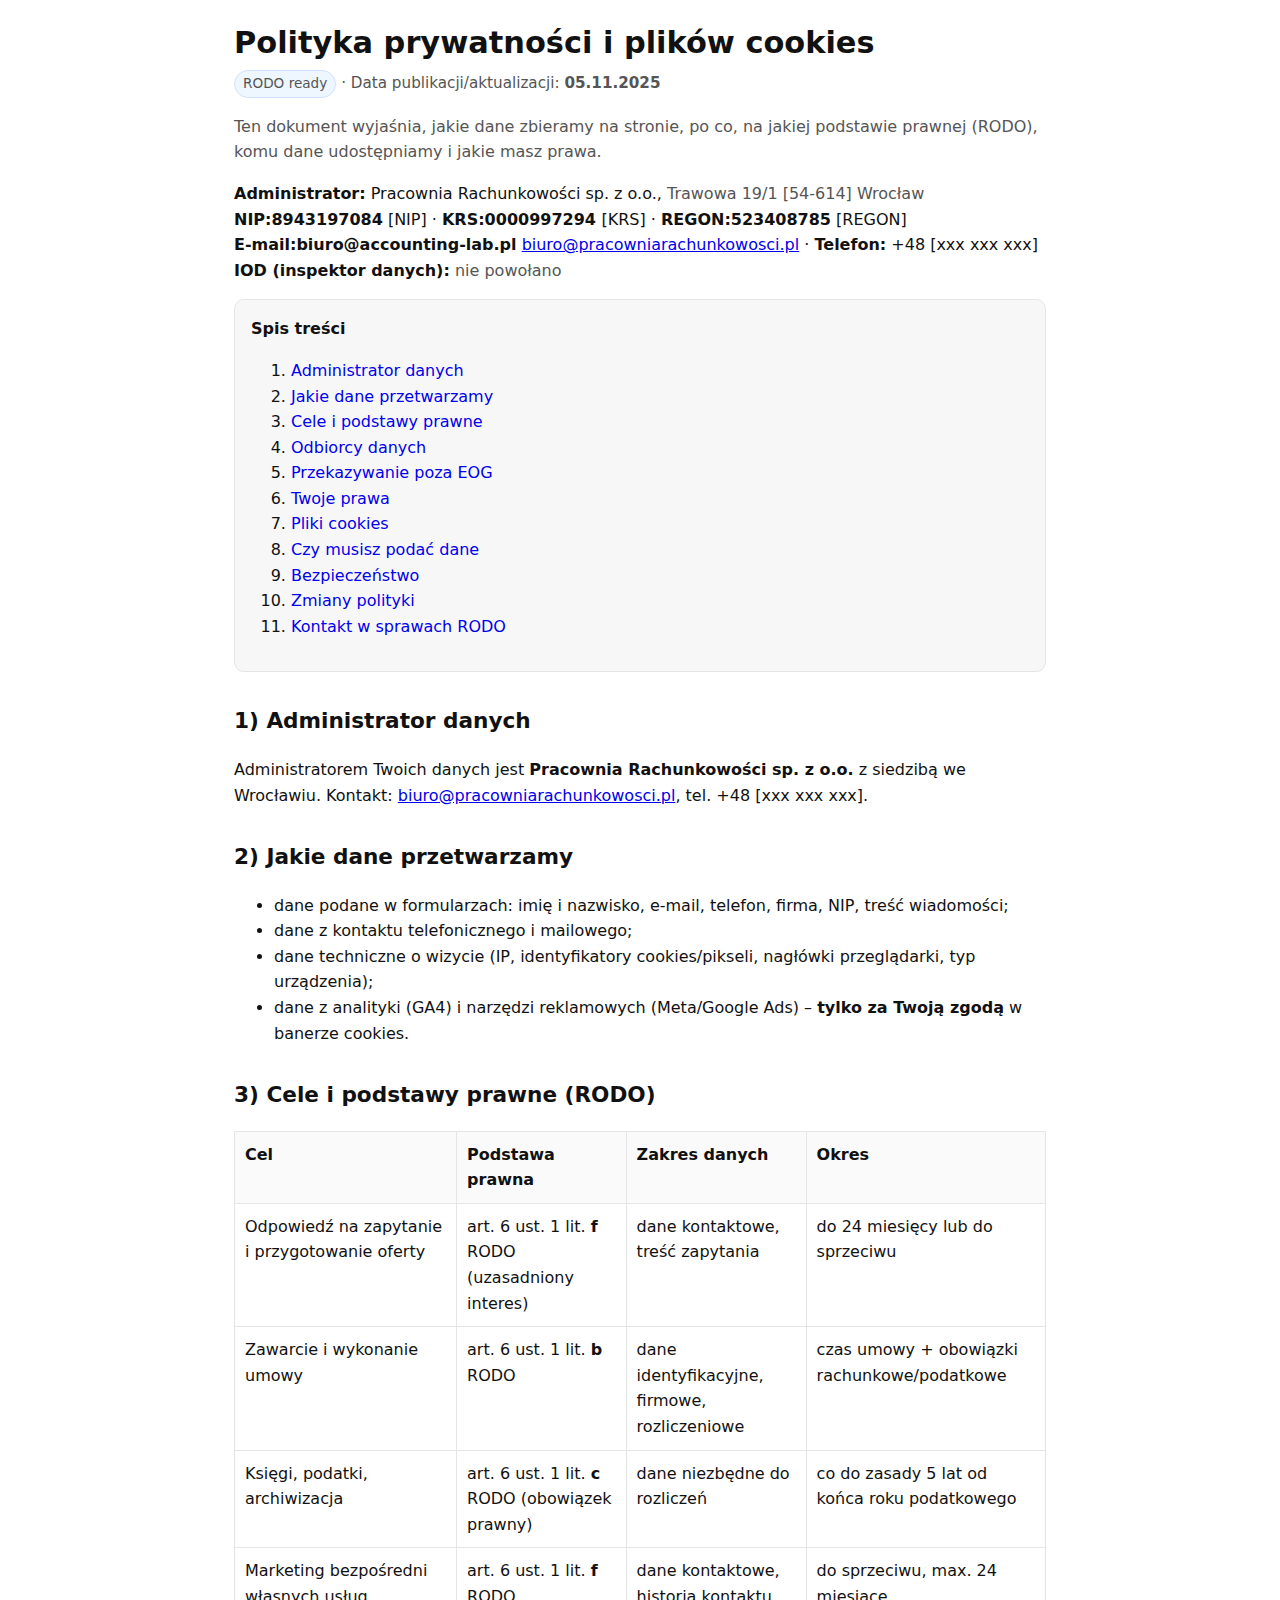
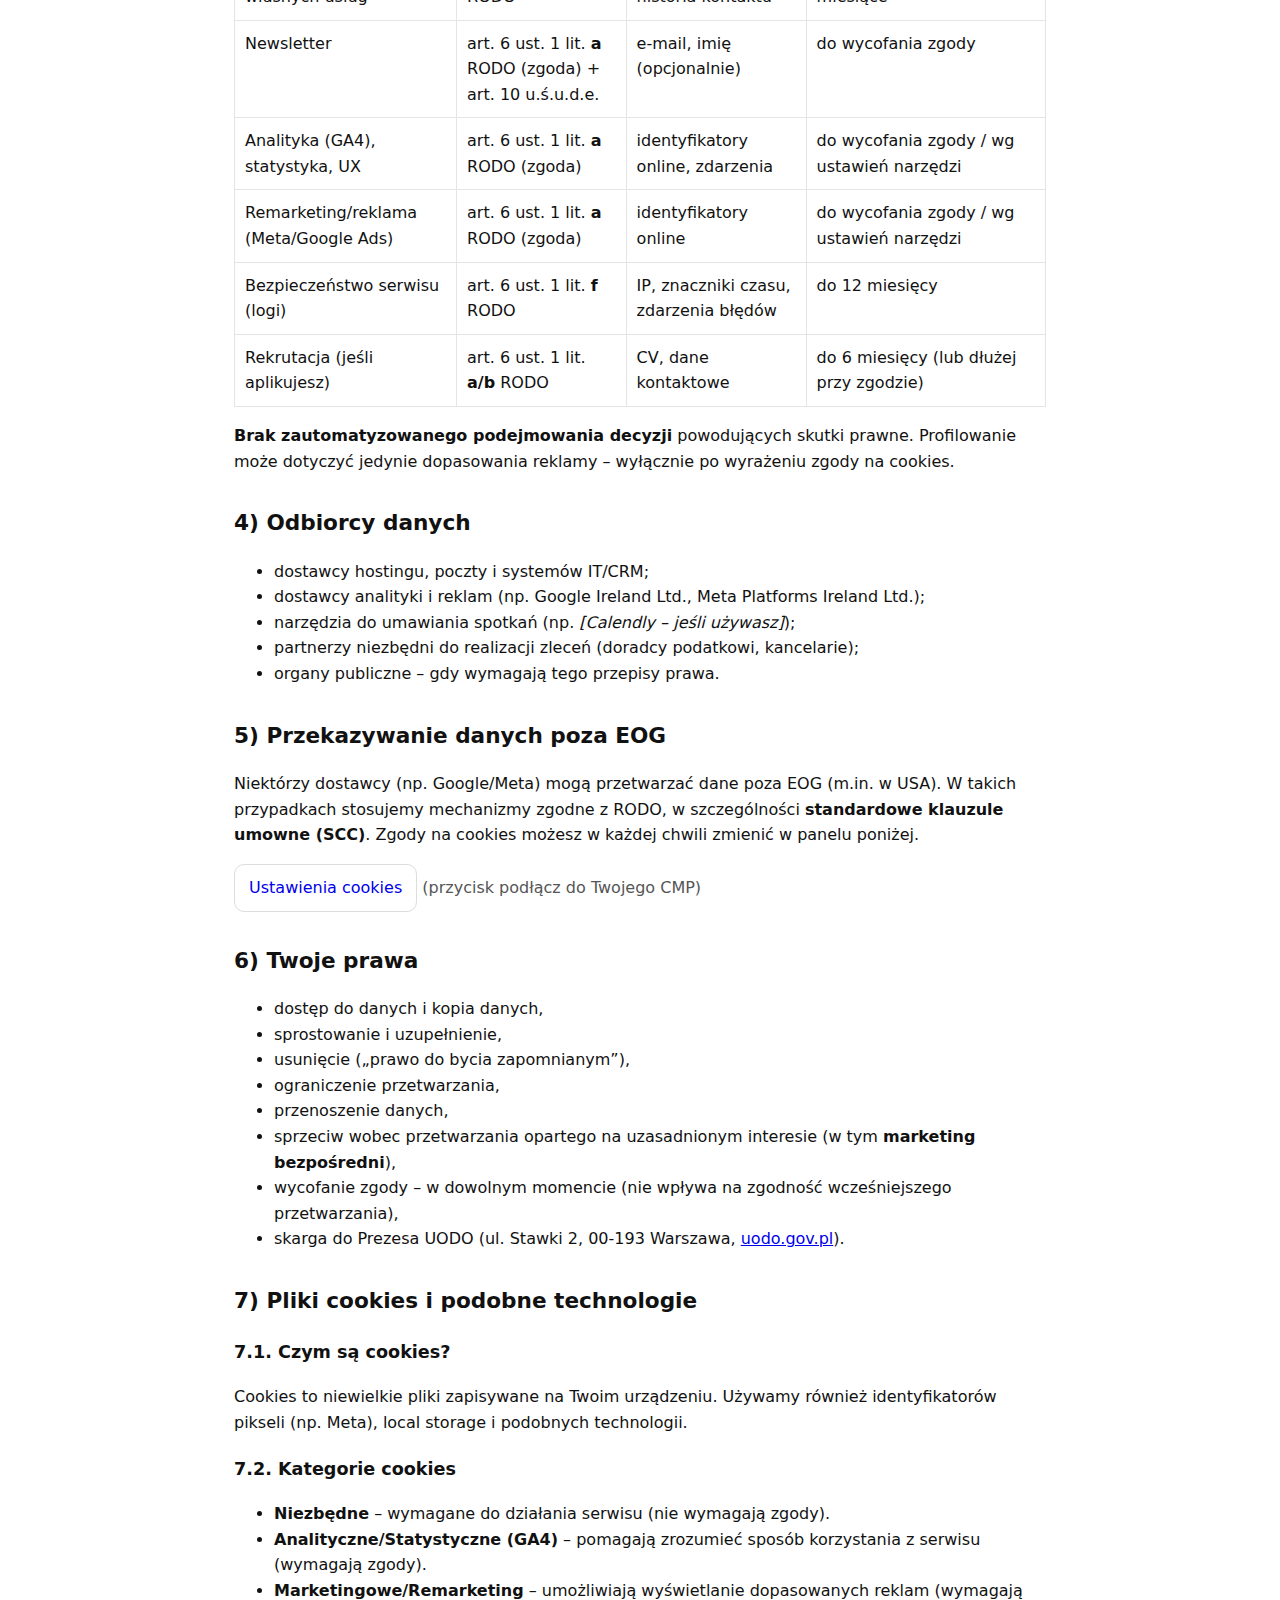
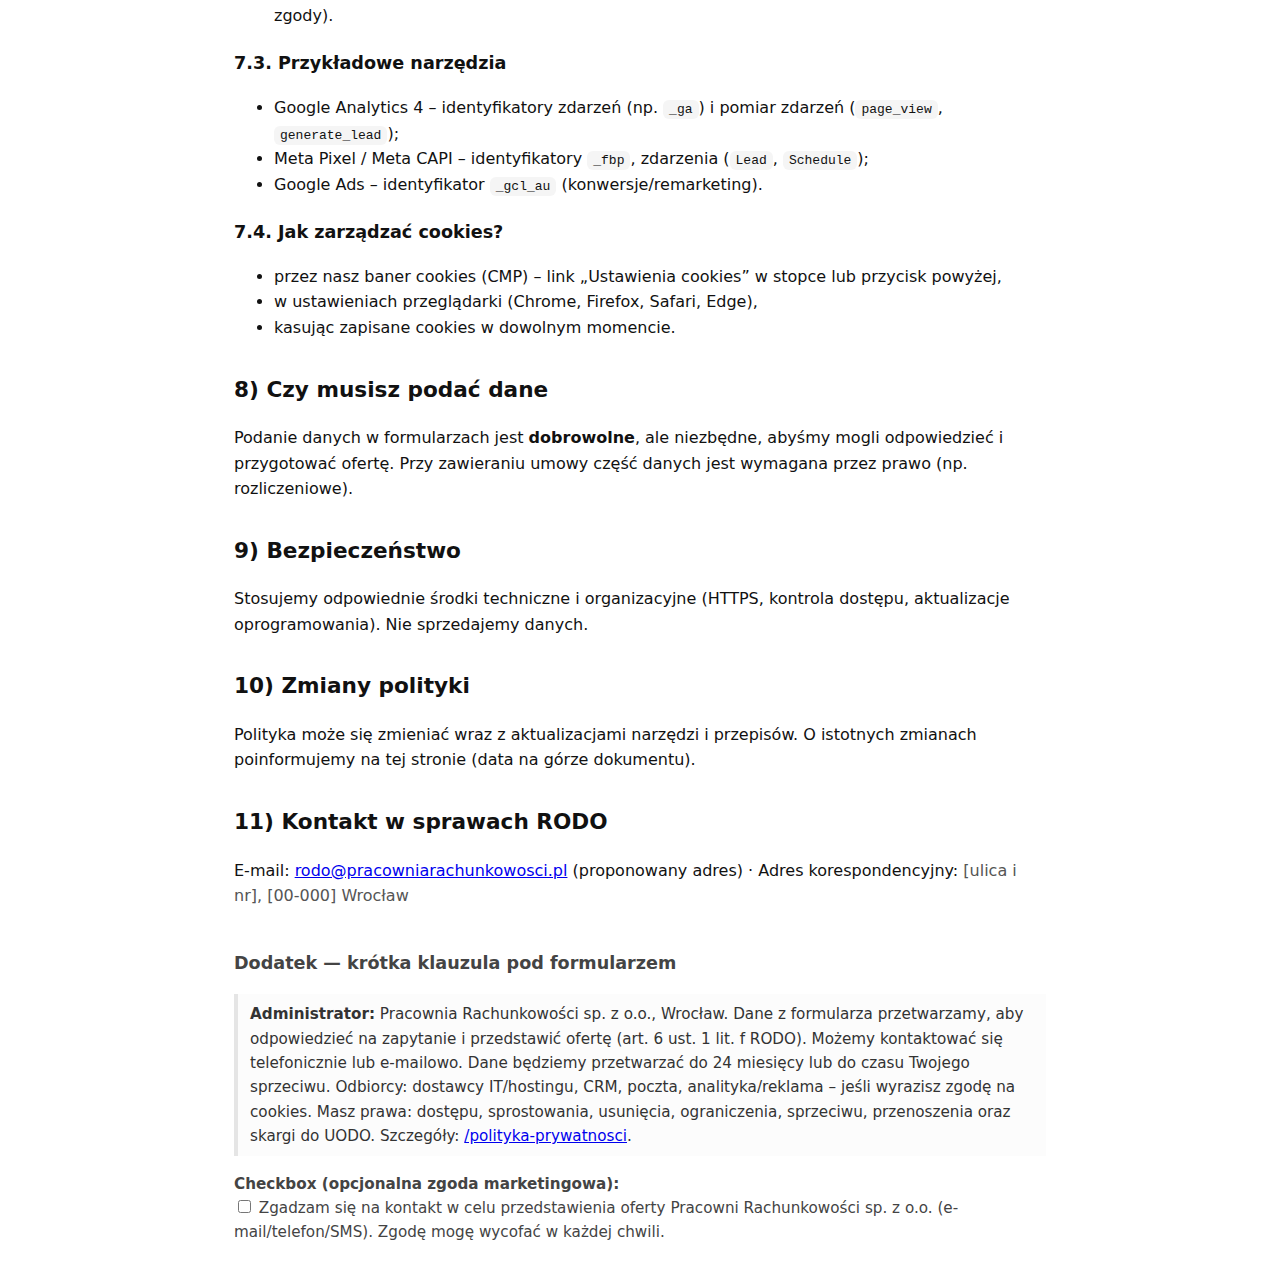
<file: polityka-prywatnosci.html>
<!doctype html>
<html lang="pl">
<head>
  <meta charset="utf-8" />
  <meta name="viewport" content="width=device-width,initial-scale=1" />
  <title>Polityka prywatności i cookies | Pracownia Rachunkowości sp. z o.o.</title>
  <meta name="description" content="Polityka prywatności i cookies Pracownia Rachunkowości sp. z o.o. — jak przetwarzamy dane, na jakiej podstawie (RODO), komu je udostępniamy i jakie masz prawa." />
  <link rel="canonical" href="https://www.pracowniarachunkowosci.pl/polityka-prywatnosci" />
  <meta name="robots" content="index,follow" />
  <style>
    :root { --w: 860px; }
    html { box-sizing: border-box; }
    *, *:before, *:after { box-sizing: inherit; }
    body { margin: 0; font-family: system-ui, -apple-system, Segoe UI, Roboto, Arial, "Noto Sans", "Helvetica Neue", sans-serif; line-height: 1.6; color: #111; }
    .wrap { max-width: var(--w); margin: 0 auto; padding: 24px; }
    h1 { font-size: 1.9rem; line-height: 1.25; margin: 0 0 8px; }
    h2 { font-size: 1.35rem; margin-top: 32px; }
    h3 { font-size: 1.1rem; margin-top: 20px; }
    .meta { color: #555; font-size: .95rem; margin-bottom: 16px; }
    nav.toc { background: #f7f7f7; border: 1px solid #e5e5e5; border-radius: 10px; padding: 16px; margin: 16px 0 24px; }
    nav.toc a { text-decoration: none; }
    table { border-collapse: collapse; width: 100%; margin: 12px 0; }
    th, td { border: 1px solid #e5e5e5; padding: 10px; text-align: left; vertical-align: top; }
    th { background: #fafafa; }
    blockquote { border-left: 4px solid #e5e5e5; padding: 8px 12px; margin: 12px 0; color: #333; background: #fcfcfc; }
    .badge { display: inline-block; font-size: .85rem; padding: 2px 8px; background: #eef7ff; border: 1px solid #cfe3ff; border-radius: 999px; }
    .muted { color: #555; }
    .footer { margin-top: 40px; font-size: .95rem; color: #444; }
    .btn { display: inline-block; padding: 10px 14px; border-radius: 10px; border: 1px solid #ddd; text-decoration: none; }
    .btn:hover { background:#f5f5f5; }
    code { background: #f5f5f5; padding: 2px 6px; border-radius: 6px; }
  </style>

  <!-- Organization -->
  <script type="application/ld+json">
  {
    "@context":"https://schema.org",
    "@type":"Organization",
    "name":"Pracownia Rachunkowości sp. z o.o.",
    "legalName":"Pracownia Rachunkowości sp. z o.o.",
    "url":"https://www.pracowniarachunkowosci.pl",
    "logo":"https://www.pracowniarachunkowosci.pl/[sciezka-do-logo].png",
    "telephone":"+48 [xxx xxx xxx]",
    "email":"biuro@pracowniarachunkowosci.pl",
    "taxID":"[NIP]",
    "identifier":[{"@type":"PropertyValue","name":"KRS","value":"[KRS]"},{"@type":"PropertyValue","name":"REGON","value":"[REGON]"}],
    "address":{
      "@type":"PostalAddress",
      "streetAddress":"[ulica i nr]",
      "addressLocality":"Wrocław",
      "postalCode":"[00-000]",
      "addressCountry":"PL"
    }
  }
  </script>

  <!-- WebPage + Breadcrumbs -->
  <script type="application/ld+json">
  {
    "@context":"https://schema.org",
    "@graph":[
      {
        "@type":"WebPage",
        "name":"Polityka prywatności i cookies",
        "url":"https://www.pracowniarachunkowosci.pl/polityka-prywatnosci",
        "datePublished":"2025-11-05",
        "dateModified":"2025-11-05",
        "isPartOf":{"@id":"https://www.pracowniarachunkowosci.pl#website"}
      },
      {
        "@type":"BreadcrumbList",
        "itemListElement":[
          {"@type":"ListItem","position":1,"name":"Strona główna","item":"https://www.pracowniarachunkowosci.pl/"},
          {"@type":"ListItem","position":2,"name":"Polityka prywatności","item":"https://www.pracowniarachunkowosci.pl/polityka-prywatnosci"}
        ]
      }
    ]
  }
  </script>
</head>
<body>
  <main class="wrap">
    <header>
      <h1>Polityka prywatności i plików cookies</h1>
      <div class="meta">
        <span class="badge">RODO ready</span>
        <span>· Data publikacji/aktualizacji: <strong>05.11.2025</strong></span>
      </div>
      <p class="muted">Ten dokument wyjaśnia, jakie dane zbieramy na stronie, po co, na jakiej podstawie prawnej (RODO), komu dane udostępniamy i jakie masz prawa.</p>
    </header>

    <section aria-label="Dane kontaktowe">
      <p><strong>Administrator:</strong> Pracownia Rachunkowości sp. z o.o., <span class="muted">Trawowa 19/1 [54-614] Wrocław</span><br>
      <strong>NIP:8943197084</strong> [NIP] · <strong>KRS:0000997294
</strong> [KRS] · <strong>REGON:523408785</strong> [REGON]<br>
      <strong>E-mail:biuro@accounting-lab.pl</strong> <a href="mailto:biuro@pracowniarachunkowosci.pl">biuro@pracowniarachunkowosci.pl</a> · <strong>Telefon:</strong> +48 [xxx xxx xxx]<br>
      <strong>IOD (inspektor danych):</strong> <span class="muted">nie powołano</span></p>
    </section>

    <nav class="toc" aria-label="Spis treści">
      <strong>Spis treści</strong>
      <ol>
        <li><a href="#admin">Administrator danych</a></li>
        <li><a href="#zakres">Jakie dane przetwarzamy</a></li>
        <li><a href="#cele">Cele i podstawy prawne</a></li>
        <li><a href="#odbiorcy">Odbiorcy danych</a></li>
        <li><a href="#poza-eog">Przekazywanie poza EOG</a></li>
        <li><a href="#prawa">Twoje prawa</a></li>
        <li><a href="#cookies">Pliki cookies</a></li>
        <li><a href="#wymog">Czy musisz podać dane</a></li>
        <li><a href="#bezpieczenstwo">Bezpieczeństwo</a></li>
        <li><a href="#zmiany">Zmiany polityki</a></li>
        <li><a href="#kontakt">Kontakt w sprawach RODO</a></li>
      </ol>
    </nav>

    <h2 id="admin">1) Administrator danych</h2>
    <p>Administratorem Twoich danych jest <strong>Pracownia Rachunkowości sp. z o.o.</strong> z siedzibą we Wrocławiu. Kontakt: <a href="mailto:biuro@pracowniarachunkowosci.pl">biuro@pracowniarachunkowosci.pl</a>, tel. +48 [xxx xxx xxx].</p>

    <h2 id="zakres">2) Jakie dane przetwarzamy</h2>
    <ul>
      <li>dane podane w formularzach: imię i nazwisko, e-mail, telefon, firma, NIP, treść wiadomości;</li>
      <li>dane z kontaktu telefonicznego i mailowego;</li>
      <li>dane techniczne o wizycie (IP, identyfikatory cookies/pikseli, nagłówki przeglądarki, typ urządzenia);</li>
      <li>dane z analityki (GA4) i narzędzi reklamowych (Meta/Google Ads) – <strong>tylko za Twoją zgodą</strong> w banerze cookies.</li>
    </ul>

    <h2 id="cele">3) Cele i podstawy prawne (RODO)</h2>
    <table aria-label="Cele i podstawy">
      <thead>
        <tr><th>Cel</th><th>Podstawa prawna</th><th>Zakres danych</th><th>Okres</th></tr>
      </thead>
      <tbody>
        <tr><td>Odpowiedź na zapytanie i przygotowanie oferty</td><td>art. 6 ust. 1 lit. <strong>f</strong> RODO (uzasadniony interes)</td><td>dane kontaktowe, treść zapytania</td><td>do 24 miesięcy lub do sprzeciwu</td></tr>
        <tr><td>Zawarcie i wykonanie umowy</td><td>art. 6 ust. 1 lit. <strong>b</strong> RODO</td><td>dane identyfikacyjne, firmowe, rozliczeniowe</td><td>czas umowy + obowiązki rachunkowe/podatkowe</td></tr>
        <tr><td>Księgi, podatki, archiwizacja</td><td>art. 6 ust. 1 lit. <strong>c</strong> RODO (obowiązek prawny)</td><td>dane niezbędne do rozliczeń</td><td>co do zasady 5 lat od końca roku podatkowego</td></tr>
        <tr><td>Marketing bezpośredni własnych usług</td><td>art. 6 ust. 1 lit. <strong>f</strong> RODO</td><td>dane kontaktowe, historia kontaktu</td><td>do sprzeciwu, max. 24 miesiące</td></tr>
        <tr><td>Newsletter</td><td>art. 6 ust. 1 lit. <strong>a</strong> RODO (zgoda) + art. 10 u.ś.u.d.e.</td><td>e-mail, imię (opcjonalnie)</td><td>do wycofania zgody</td></tr>
        <tr><td>Analityka (GA4), statystyka, UX</td><td>art. 6 ust. 1 lit. <strong>a</strong> RODO (zgoda)</td><td>identyfikatory online, zdarzenia</td><td>do wycofania zgody / wg ustawień narzędzi</td></tr>
        <tr><td>Remarketing/reklama (Meta/Google Ads)</td><td>art. 6 ust. 1 lit. <strong>a</strong> RODO (zgoda)</td><td>identyfikatory online</td><td>do wycofania zgody / wg ustawień narzędzi</td></tr>
        <tr><td>Bezpieczeństwo serwisu (logi)</td><td>art. 6 ust. 1 lit. <strong>f</strong> RODO</td><td>IP, znaczniki czasu, zdarzenia błędów</td><td>do 12 miesięcy</td></tr>
        <tr><td>Rekrutacja (jeśli aplikujesz)</td><td>art. 6 ust. 1 lit. <strong>a/b</strong> RODO</td><td>CV, dane kontaktowe</td><td>do 6 miesięcy (lub dłużej przy zgodzie)</td></tr>
      </tbody>
    </table>
    <p><strong>Brak zautomatyzowanego podejmowania decyzji</strong> powodujących skutki prawne. Profilowanie może dotyczyć jedynie dopasowania reklamy – wyłącznie po wyrażeniu zgody na cookies.</p>

    <h2 id="odbiorcy">4) Odbiorcy danych</h2>
    <ul>
      <li>dostawcy hostingu, poczty i systemów IT/CRM;</li>
      <li>dostawcy analityki i reklam (np. Google Ireland Ltd., Meta Platforms Ireland Ltd.);</li>
      <li>narzędzia do umawiania spotkań (np. <em>[Calendly – jeśli używasz]</em>);</li>
      <li>partnerzy niezbędni do realizacji zleceń (doradcy podatkowi, kancelarie);</li>
      <li>organy publiczne – gdy wymagają tego przepisy prawa.</li>
    </ul>

    <h2 id="poza-eog">5) Przekazywanie danych poza EOG</h2>
    <p>Niektórzy dostawcy (np. Google/Meta) mogą przetwarzać dane poza EOG (m.in. w USA). W takich przypadkach stosujemy mechanizmy zgodne z RODO, w szczególności <strong>standardowe klauzule umowne (SCC)</strong>. Zgody na cookies możesz w każdej chwili zmienić w panelu poniżej.</p>
    <p><a class="btn" href="#" id="ustawienia-cookies">Ustawienia cookies</a> <span class="muted">(przycisk podłącz do Twojego CMP)</span></p>

    <h2 id="prawa">6) Twoje prawa</h2>
    <ul>
      <li>dostęp do danych i kopia danych,</li>
      <li>sprostowanie i uzupełnienie,</li>
      <li>usunięcie („prawo do bycia zapomnianym”),</li>
      <li>ograniczenie przetwarzania,</li>
      <li>przenoszenie danych,</li>
      <li>sprzeciw wobec przetwarzania opartego na uzasadnionym interesie (w tym <strong>marketing bezpośredni</strong>),</li>
      <li>wycofanie zgody – w dowolnym momencie (nie wpływa na zgodność wcześniejszego przetwarzania),</li>
      <li>skarga do Prezesa UODO (ul. Stawki 2, 00-193 Warszawa, <a href="https://uodo.gov.pl" target="_blank" rel="noopener">uodo.gov.pl</a>).</li>
    </ul>

    <h2 id="cookies">7) Pliki cookies i podobne technologie</h2>
    <h3>7.1. Czym są cookies?</h3>
    <p>Cookies to niewielkie pliki zapisywane na Twoim urządzeniu. Używamy również identyfikatorów pikseli (np. Meta), local storage i podobnych technologii.</p>

    <h3>7.2. Kategorie cookies</h3>
    <ul>
      <li><strong>Niezbędne</strong> – wymagane do działania serwisu (nie wymagają zgody).</li>
      <li><strong>Analityczne/Statystyczne (GA4)</strong> – pomagają zrozumieć sposób korzystania z serwisu (wymagają zgody).</li>
      <li><strong>Marketingowe/Remarketing</strong> – umożliwiają wyświetlanie dopasowanych reklam (wymagają zgody).</li>
    </ul>

    <h3>7.3. Przykładowe narzędzia</h3>
    <ul>
      <li>Google Analytics 4 – identyfikatory zdarzeń (np. <code>_ga</code>) i pomiar zdarzeń (<code>page_view</code>, <code>generate_lead</code>);</li>
      <li>Meta Pixel / Meta CAPI – identyfikatory <code>_fbp</code>, zdarzenia (<code>Lead</code>, <code>Schedule</code>);</li>
      <li>Google Ads – identyfikator <code>_gcl_au</code> (konwersje/remarketing).</li>
    </ul>

    <h3>7.4. Jak zarządzać cookies?</h3>
    <ul>
      <li>przez nasz baner cookies (CMP) – link „Ustawienia cookies” w stopce lub przycisk powyżej,</li>
      <li>w ustawieniach przeglądarki (Chrome, Firefox, Safari, Edge),</li>
      <li>kasując zapisane cookies w dowolnym momencie.</li>
    </ul>

    <h2 id="wymog">8) Czy musisz podać dane</h2>
    <p>Podanie danych w formularzach jest <strong>dobrowolne</strong>, ale niezbędne, abyśmy mogli odpowiedzieć i przygotować ofertę. Przy zawieraniu umowy część danych jest wymagana przez prawo (np. rozliczeniowe).</p>

    <h2 id="bezpieczenstwo">9) Bezpieczeństwo</h2>
    <p>Stosujemy odpowiednie środki techniczne i organizacyjne (HTTPS, kontrola dostępu, aktualizacje oprogramowania). Nie sprzedajemy danych.</p>

    <h2 id="zmiany">10) Zmiany polityki</h2>
    <p>Polityka może się zmieniać wraz z aktualizacjami narzędzi i przepisów. O istotnych zmianach poinformujemy na tej stronie (data na górze dokumentu).</p>

    <h2 id="kontakt">11) Kontakt w sprawach RODO</h2>
    <p>E-mail: <a href="mailto:rodo@pracowniarachunkowosci.pl">rodo@pracowniarachunkowosci.pl</a> (proponowany adres) · Adres korespondencyjny: <span class="muted">[ulica i nr], [00-000] Wrocław</span></p>

    <section class="footer">
      <h3>Dodatek — krótka klauzula pod formularzem</h3>
      <blockquote>
        <strong>Administrator:</strong> Pracownia Rachunkowości sp. z o.o., Wrocław. Dane z formularza przetwarzamy, aby odpowiedzieć na zapytanie i przedstawić ofertę (art. 6 ust. 1 lit. f RODO). Możemy kontaktować się telefonicznie lub e-mailowo. Dane będziemy przetwarzać do 24 miesięcy lub do czasu Twojego sprzeciwu. Odbiorcy: dostawcy IT/hostingu, CRM, poczta, analityka/reklama – jeśli wyrazisz zgodę na cookies. Masz prawa: dostępu, sprostowania, usunięcia, ograniczenia, sprzeciwu, przenoszenia oraz skargi do UODO. Szczegóły: <a href="/polityka-prywatnosci">/polityka-prywatnosci</a>.
      </blockquote>
      <p><strong>Checkbox (opcjonalna zgoda marketingowa):</strong><br>
        <label><input type="checkbox" name="zgoda_marketingowa" value="1"> Zgadzam się na kontakt w celu przedstawienia oferty Pracowni Rachunkowości sp. z o.o. (e-mail/telefon/SMS). Zgodę mogę wycofać w każdej chwili.</label>
      </p>
    </section>
  </main>

  <!-- Prosty hook do Twojego CMP. Podmień funkcję wg dokumentacji narzędzia (np. CookieYes, Cookiebot, OneTrust, Klaro). -->
  <script>
    document.getElementById('ustawienia-cookies')?.addEventListener('click', function(e){
      e.preventDefault();
      // Przykłady (odkomentuj odpowiedni):
      // window.cookieconsent?.openPreferences();              // CookieYes
      // window.Cookiebot?.show();                             // Cookiebot
      // OneTrust?.ToggleInfoDisplay();                        // OneTrust
      // window.klaro?.show();                                 // Klaro
      alert('Podłącz przycisk do Twojego CMP (banera cookies).');
    });
  </script>
</body>
</html>
</file>
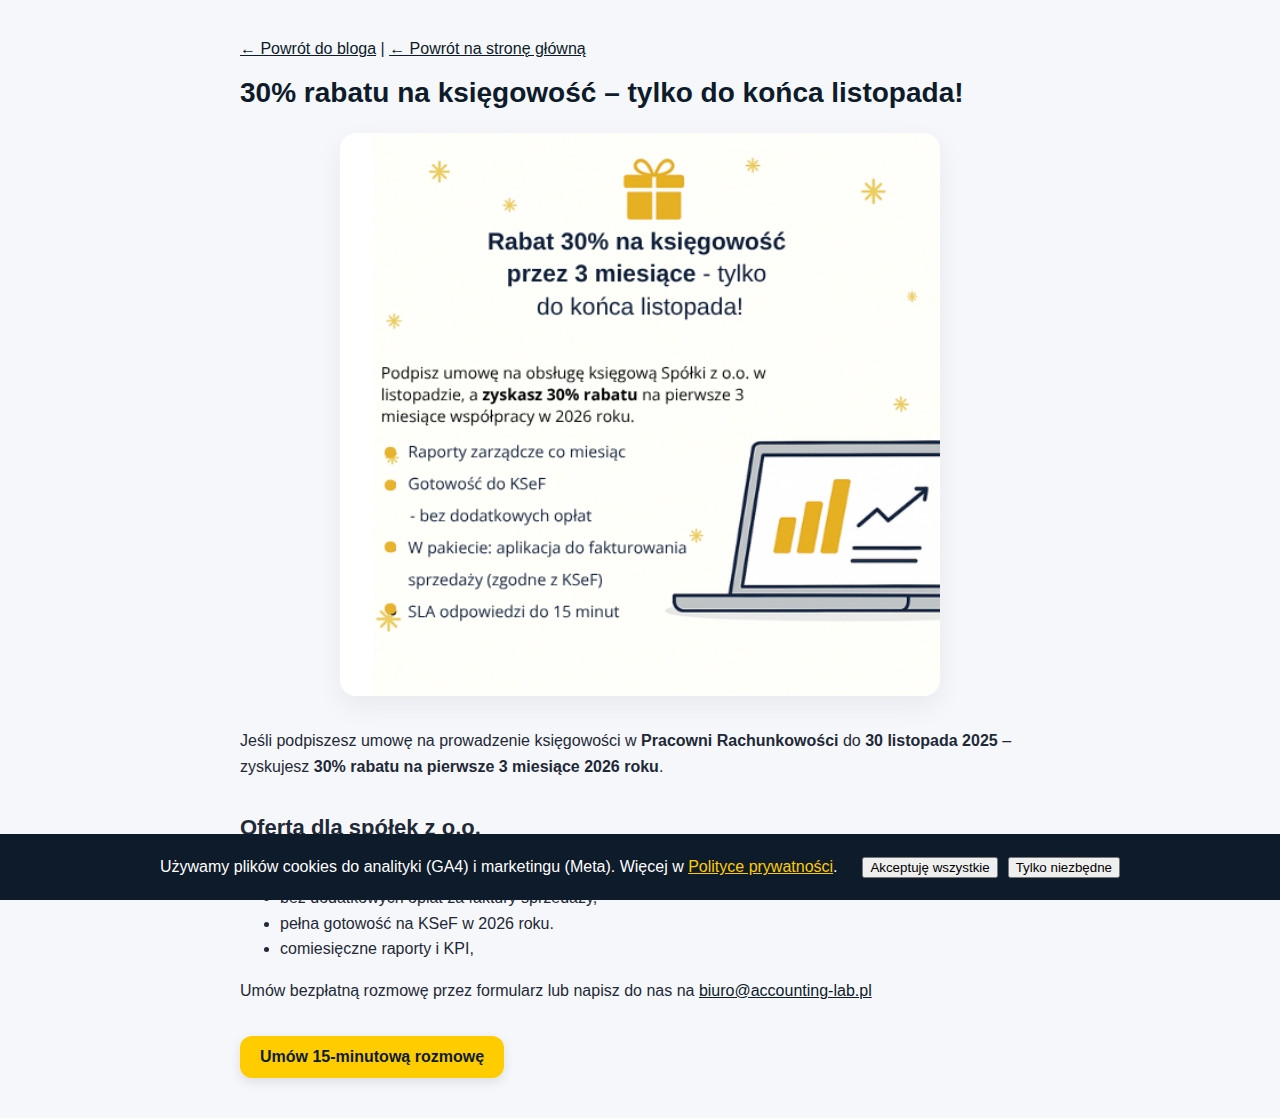
<file: promocja-ksiegowosc.html>
<!doctype html>
<html lang="pl">
<head>
  <meta charset="utf-8" />
  <meta name="viewport" content="width=device-width, initial-scale=1" />
  <title>Promocja: 30% rabatu na księgowość – tylko do końca listopada!</title>
  <meta name="description" content="Podpisz umowę w listopadzie i zyskaj 30% rabatu na pierwsze 3 miesiące księgowości spółki z o.o. w 2026 roku. Sprawdź szczegóły promocji." />
  <link rel="canonical" href="https://pracowniarachunkowosci.pl/promocja-ksiegowosc-30.html" />
  <style>
    :root {
      --brand: #0D1B2A;
      --accent: #FFCC00;
      --bg: #F5F7FA;
      --text: #1F2937;
      --muted: #6B7280;
      --radius: 16px;
      --shadow: 0 10px 30px rgba(0, 0, 0, 0.06);
      --maxw: 800px;
    }
    body {
      font-family: Inter, sans-serif;
      background: var(--bg);
      color: var(--text);
      margin: 0;
      padding: 40px 20px;
      max-width: var(--maxw);
      margin-inline: auto;
    }
    h1 {
      font-size: 28px;
      color: var(--brand);
      margin-bottom: 24px;
    }
    .meta {
      font-size: 14px;
      color: var(--muted);
      margin-bottom: 16px;
    }
    .promo-image {
      width: 100%;
      max-width: 600px;
      height: auto;
      border-radius: var(--radius);
      box-shadow: var(--shadow);
      margin-bottom: 32px;
      display: block;
      margin-inline: auto;
    }
    h2 {
      font-size: 22px;
      margin-top: 36px;
    }
    p, ul {
      line-height: 1.6;
      margin-bottom: 16px;
    }
    a {
      color: var(--brand);
      text-decoration: underline;
    }
    .cta-button {
  background-color: #FFCC00;
  color: #0D1B2A;
  font-weight: bold;
  padding: 12px 20px;
  border: none;
  border-radius: 12px;
  text-decoration: none;
  display: inline-block;
  margin-top: 16px;
  box-shadow: 0 4px 12px rgba(0,0,0,0.1);
  transition: background-color 0.3s ease;
}
.cta-button:hover {
  background-color: #e6b800;
}

  </style>

  <!-- Google Analytics -->
  <script async src="https://www.googletagmanager.com/gtag/js?id=G-H210DZ34Y8"></script>
  <script>
    window.dataLayer = window.dataLayer || [];
    function gtag(){dataLayer.push(arguments);}
    gtag('js', new Date());
    gtag('config', 'G-H210DZ34Y8', { 'anonymize_ip': true });
  </script>

  <!-- Meta Pixel -->
  <script>
    !function(f,b,e,v,n,t,s){if(f.fbq)return;n=f.fbq=function(){n.callMethod?
    n.callMethod.apply(n,arguments):n.queue.push(arguments)};
    if(!f._fbq)f._fbq=n;
    n.push=n;n.loaded=!0;n.version='2.0';
    n.queue=[];t=b.createElement(e);t.async=!0;
    t.src=v;s=b.getElementsByTagName(e)[0];
    s.parentNode.insertBefore(t,s)}(window, document,'script',
    'https://connect.facebook.net/en_US/fbevents.js');
    fbq('init', '2249646038845826'); 
    fbq('track', 'PageView');
  </script>
</head>
<body>

<a href="./blog/index.html">← Powrót do bloga</a> | <a href="index.html">← Powrót na stronę główną</a>

<h1>30% rabatu na księgowość – tylko do końca listopada!</h1>

<img src="promo2026.png" alt="Promocja księgowość 30% rabatu" class="promo-image" />

<p>Jeśli podpiszesz umowę na prowadzenie księgowości w <strong>Pracowni Rachunkowości</strong> do <strong>30 listopada 2025</strong> – zyskujesz <strong>30% rabatu na pierwsze 3 miesiące 2026 roku</strong>.</p>

<h2>Oferta dla spółek z o.o.</h2>
<ul>
  <li>pełna księgowość spółki z o.o.,</li>
  <li>bez dodatkowych opłat za faktury sprzedaży,</li>
  <li>pełna gotowość na KSeF w 2026 roku.</li>
  <li>comiesięczne raporty i KPI,</li>
</ul>

<p>Umów bezpłatną rozmowę przez formularz lub napisz do nas na <a href="mailto:biuro@accounting-lab.pl">biuro@accounting-lab.pl</a></p>

<a href="https://calendly.com/pracowniarachunkowosci/30min" target="_blank" class="cta-button">Umów 15-minutową rozmowę</a>

<!-- Cookie Consent -->
<div id="cookie-banner" style="display:none; position: fixed; bottom: 0; left: 0; right: 0; background: #0D1B2A; color: #fff; padding: 20px; z-index: 9999; font-family: Inter, sans-serif;">
  <div style="max-width: 960px; margin: auto; display: flex; flex-wrap: wrap; align-items: center; justify-content: space-between; gap: 20px;">
    <p style="margin: 0; flex: 1;">
      Używamy plików cookies do analityki (GA4) i marketingu (Meta). Więcej w <a href="../index.html#privacy" style="color: #FFCC00;">Polityce prywatności</a>.
    </p>
    <div style="display: flex; gap: 10px; flex-shrink: 0;">
      <button id="acceptAll" class="btn btn-primary">Akceptuję wszystkie</button>
      <button id="acceptEssential" class="btn btn-outline">Tylko niezbędne</button>
    </div>
  </div>
</div>

<script>
  const consentKey = 'cookieConsent';
  const banner = document.getElementById('cookie-banner');

  function loadScripts(type) {
    if (type === 'all') {
      // GA is already loaded above
      // Meta Pixel already initialized
    }
  }

  function showBannerIfNeeded() {
    const consent = localStorage.getItem(consentKey);
    if (!consent) {
      banner.style.display = 'block';
    } else if (consent === 'all') {
      loadScripts('all');
    }
  }

  document.getElementById('acceptAll').onclick = () => {
    localStorage.setItem(consentKey, 'all');
    banner.style.display = 'none';
    loadScripts('all');
  };

  document.getElementById('acceptEssential').onclick = () => {
    localStorage.setItem(consentKey, 'essential');
    banner.style.display = 'none';
  };

  showBannerIfNeeded();
</script>

</body>
</html>
</file>
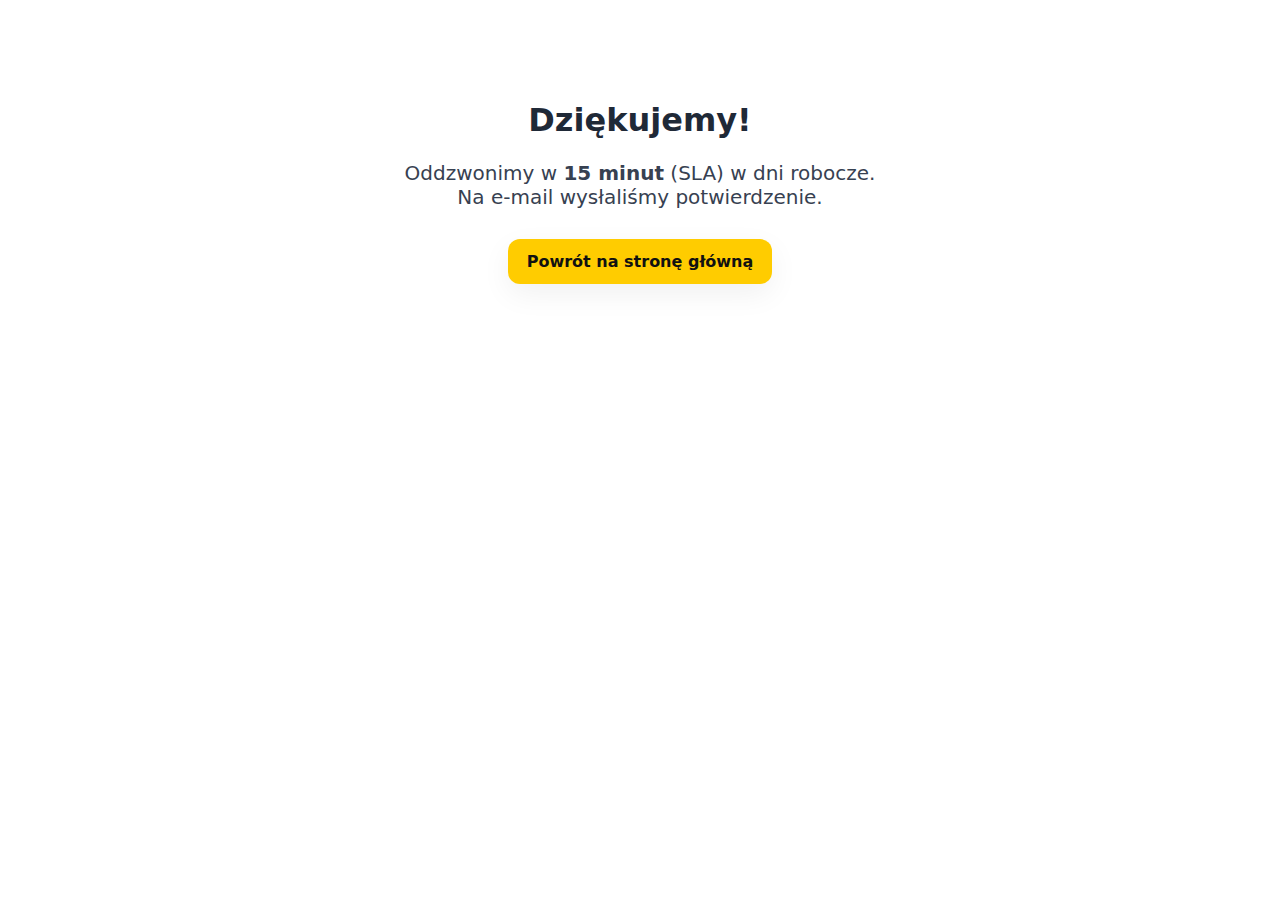
<file: thank-you.html>
<!DOCTYPE html>
<html lang="pl">
<head>
  <meta charset="UTF-8" />
  <meta name="viewport" content="width=device-width, initial-scale=1.0" />
  <title>Dziękujemy za kontakt – Pracownia Rachunkowości</title>
  <meta name="description" content="Dziękujemy za przesłanie formularza. Oddzwonimy w 15 minut (SLA). Sprawdź e-mail z potwierdzeniem.">
  <link rel="stylesheet" href="assets/css/main.css" />
  <link rel="icon" type="image/png" href="favicon.png" />

  <!-- GA4 -->
  <script async src="https://www.googletagmanager.com/gtag/js?id=G-H210DZ34Y8"></script>
  <script>
    window.dataLayer = window.dataLayer || [];
    function gtag(){dataLayer.push(arguments);}
    gtag('js', new Date());
    gtag('config', 'G-H210DZ34Y8');
    gtag('event','view_thank_you');
  </script>
  <!-- Meta Pixel Base Code -->
<script>
  !function(f,b,e,v,n,t,s){
    if(f.fbq) return;
    n=f.fbq=function(){ n.callMethod ?
      n.callMethod.apply(n,arguments) : n.queue.push(arguments)};
    if(!f._fbq) f._fbq=n;
    n.push=n;
    n.loaded=!0;
    n.version='2.0';
    n.queue=[];
    t=b.createElement(e);
    t.async=!0;
    t.src=v;
    s=b.getElementsByTagName(e)[0];
    s.parentNode.insertBefore(t,s)
  }(window, document,'script','https://connect.facebook.net/en_US/fbevents.js');

  fbq('init', '787902193146715');
  fbq('track', 'Lead');
</script>
<noscript>
  <img height="1" width="1" style="display:none"
       src="https://www.facebook.com/tr?id=787902193146715&ev=Lead&noscript=1"/>
</noscript>

</head>
<body>
  <main class="container" style="padding: 80px 20px; text-align: center;">
    <h1>Dziękujemy!</h1>
    <p class="lead" style="font-size: 1.25rem; margin-top: 20px;">
      Oddzwonimy w <strong>15 minut</strong> (SLA) w dni robocze.<br>
      Na e-mail wysłaliśmy potwierdzenie.
    </p>
    <p style="margin-top: 30px;">
      <a href="/" class="btn btn-primary">Powrót na stronę główną</a>
    </p>
  </main>
</body>
</html>
</file>
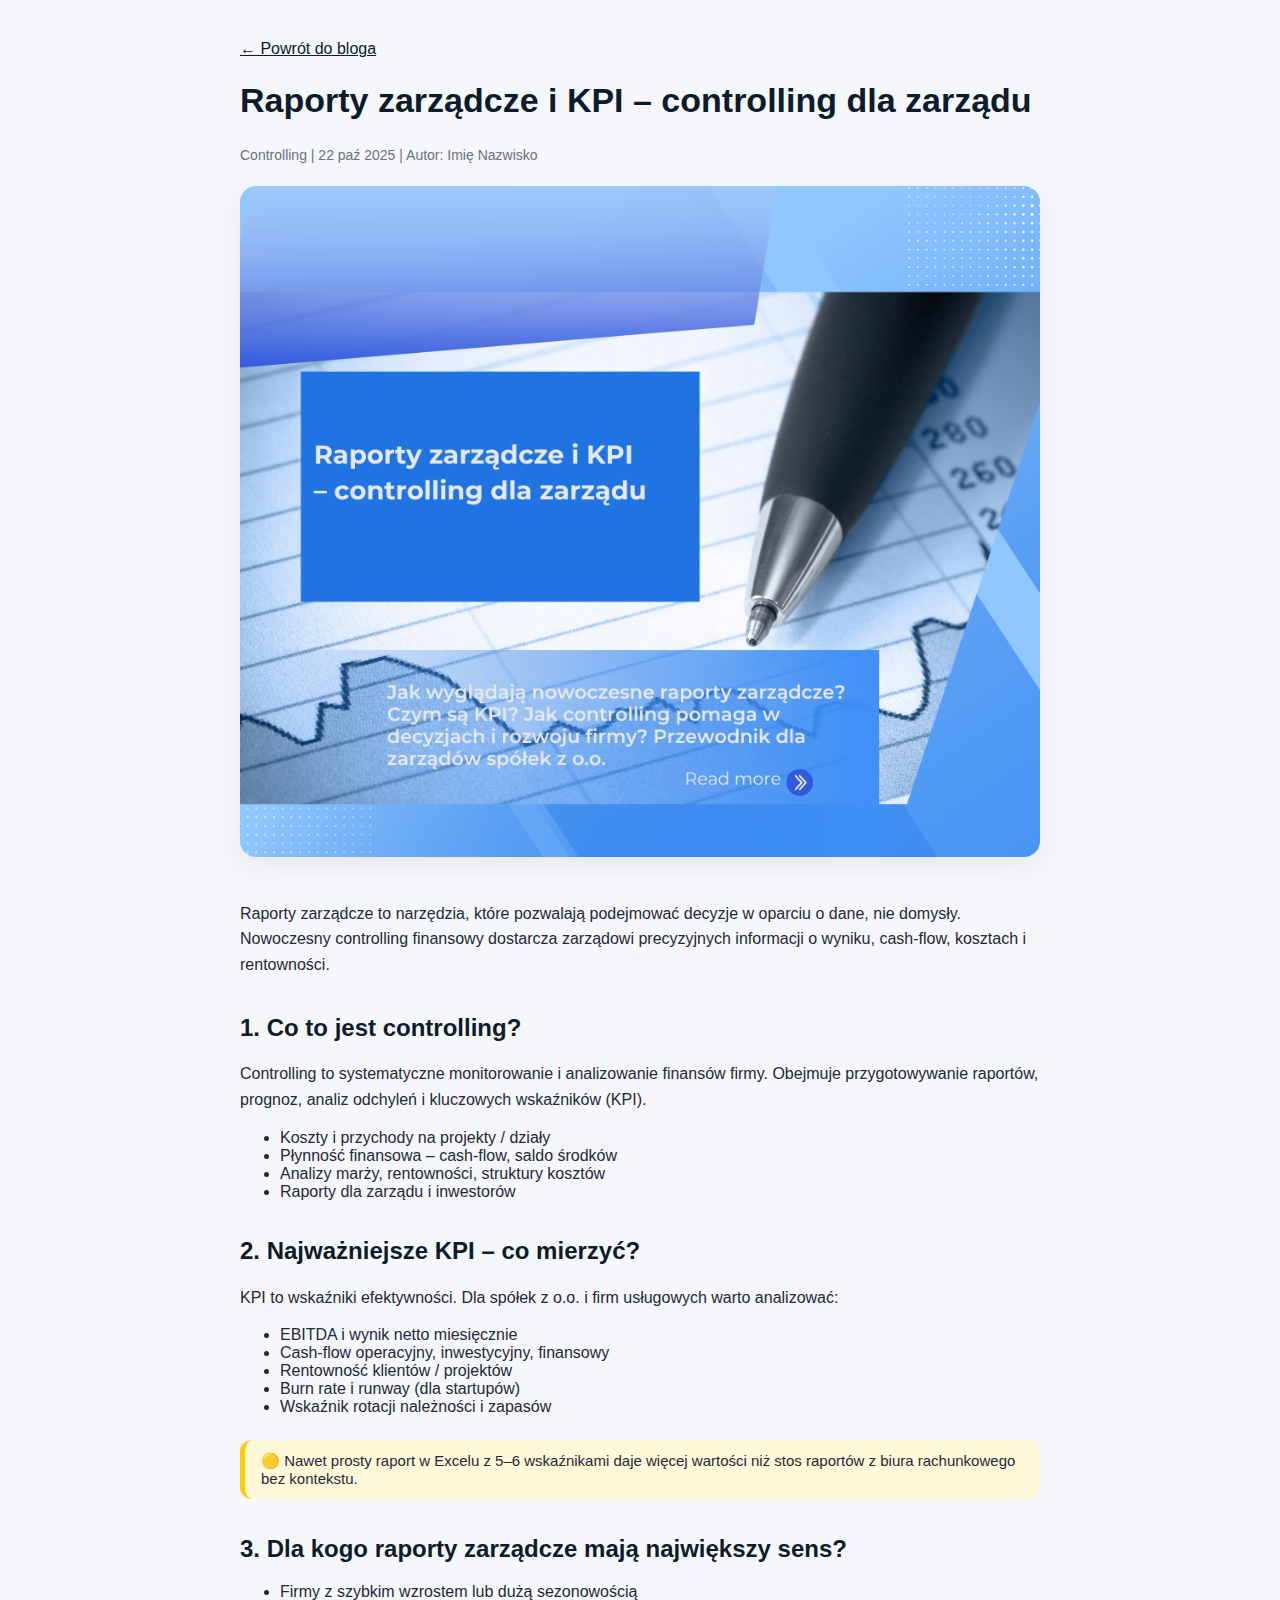
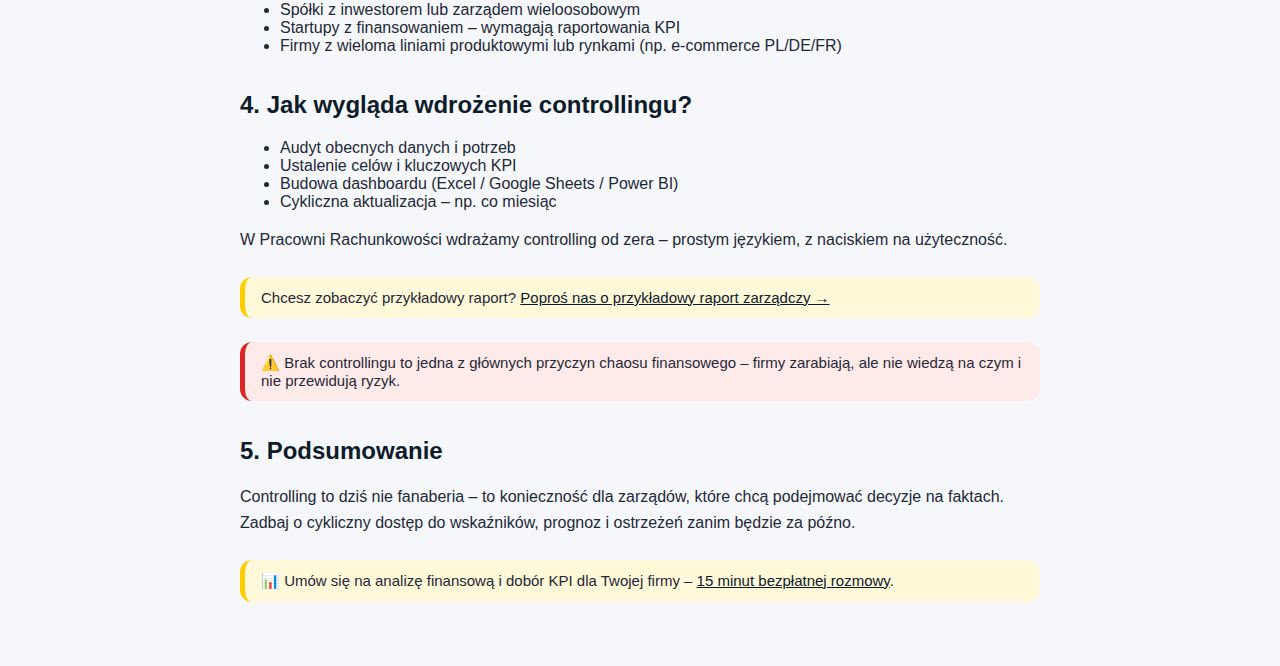
<file: blog/controlling-kpi.html>
<!doctype html>
<html lang="pl">
<head>
  <meta charset="utf-8" />
  <meta name="viewport" content="width=device-width, initial-scale=1" />
  <title>Raporty zarządcze i KPI – controlling dla zarządu</title>
  <meta name="description" content="Jak wyglądają nowoczesne raporty zarządcze? Czym są KPI? Jak controlling pomaga w decyzjach i rozwoju firmy? Przewodnik dla zarządów spółek z o.o." />
  <link rel="canonical" href="https://twojadomena.pl/blog/controlling-kpi.html" />
  <style>
    :root {
      --brand: #0D1B2A;
      --accent: #FFCC00;
      --bg: #F5F7FA;
      --text: #1F2937;
      --muted: #6B7280;
      --radius: 16px;
      --shadow: 0 10px 30px rgba(0, 0, 0, 0.06);
      --maxw: 800px;
    }
    body {
      font-family: Inter, sans-serif;
      background: var(--bg);
      color: var(--text);
      margin: 0;
      padding: 40px 20px;
      max-width: var(--maxw);
      margin-inline: auto;
    }
    h1, h2, h3 {
      color: var(--brand);
      font-family: Montserrat, sans-serif;
    }
    h1 {
      font-size: 34px;
      margin-bottom: 24px;
    }
    h2 {
      font-size: 24px;
      margin-top: 36px;
    }
    p {
      line-height: 1.6;
      margin-bottom: 16px;
    }
    .meta {
      color: var(--muted);
      font-size: 14px;
      margin-bottom: 20px;
    }
    .tip, .warning {
      border-left: 5px solid var(--accent);
      background: #fff8d9;
      padding: 12px 16px;
      border-radius: 12px;
      margin: 24px 0;
      font-size: 15px;
    }
    .warning {
      border-left-color: #dc2626;
      background: #ffeaea;
    }
    img.hero {
      width: 100%;
      height: auto;
      border-radius: var(--radius);
      box-shadow: var(--shadow);
      margin-bottom: 24px;
    }
    a {
      color: var(--brand);
      text-decoration: underline;
    }
  </style>
</head>
<body>
  <a href="index.html">← Powrót do bloga</a>
  <h1>Raporty zarządcze i KPI – controlling dla zarządu</h1>
  <p class="meta">Controlling | 22 paź 2025 | Autor: Imię Nazwisko</p>
  <img src="raporty-kpi-canva.png" alt="Raporty zarządcze KPI" class="hero" />

  <p>Raporty zarządcze to narzędzia, które pozwalają podejmować decyzje w oparciu o dane, nie domysły. Nowoczesny controlling finansowy dostarcza zarządowi precyzyjnych informacji o wyniku, cash-flow, kosztach i rentowności.</p>

  <h2>1. Co to jest controlling?</h2>
  <p>Controlling to systematyczne monitorowanie i analizowanie finansów firmy. Obejmuje przygotowywanie raportów, prognoz, analiz odchyleń i kluczowych wskaźników (KPI).</p>
  <ul>
    <li>Koszty i przychody na projekty / działy</li>
    <li>Płynność finansowa – cash-flow, saldo środków</li>
    <li>Analizy marży, rentowności, struktury kosztów</li>
    <li>Raporty dla zarządu i inwestorów</li>
  </ul>

  <h2>2. Najważniejsze KPI – co mierzyć?</h2>
  <p>KPI to wskaźniki efektywności. Dla spółek z o.o. i firm usługowych warto analizować:</p>
  <ul>
    <li>EBITDA i wynik netto miesięcznie</li>
    <li>Cash-flow operacyjny, inwestycyjny, finansowy</li>
    <li>Rentowność klientów / projektów</li>
    <li>Burn rate i runway (dla startupów)</li>
    <li>Wskaźnik rotacji należności i zapasów</li>
  </ul>

  <div class="tip">🟡 Nawet prosty raport w Excelu z 5–6 wskaźnikami daje więcej wartości niż stos raportów z biura rachunkowego bez kontekstu.</div>

  <h2>3. Dla kogo raporty zarządcze mają największy sens?</h2>
  <ul>
    <li>Firmy z szybkim wzrostem lub dużą sezonowością</li>
    <li>Spółki z inwestorem lub zarządem wieloosobowym</li>
    <li>Startupy z finansowaniem – wymagają raportowania KPI</li>
    <li>Firmy z wieloma liniami produktowymi lub rynkami (np. e-commerce PL/DE/FR)</li>
  </ul>

  <h2>4. Jak wygląda wdrożenie controllingu?</h2>
  <ul>
    <li>Audyt obecnych danych i potrzeb</li>
    <li>Ustalenie celów i kluczowych KPI</li>
    <li>Budowa dashboardu (Excel / Google Sheets / Power BI)</li>
    <li>Cykliczna aktualizacja – np. co miesiąc</li>
  </ul>

  <p>W Pracowni Rachunkowości wdrażamy controlling od zera – prostym językiem, z naciskiem na użyteczność.</p>

  <div class="tip">
    Chcesz zobaczyć przykładowy raport? <a href="mailto:biuro@pracownia-rachunkowosci.pl?subject=Raport+zarz%C4%85dczy&body=Prosz%C4%99+o+przyk%C5%82ad+raportu+zarz%C4%85dczego+z+KPI">Poproś nas o przykładowy raport zarządczy →</a>
  </div>

  <div class="warning">
    ⚠️ Brak controllingu to jedna z głównych przyczyn chaosu finansowego – firmy zarabiają, ale nie wiedzą na czym i nie przewidują ryzyk.
  </div>

  <h2>5. Podsumowanie</h2>
  <p>Controlling to dziś nie fanaberia – to konieczność dla zarządów, które chcą podejmować decyzje na faktach. Zadbaj o cykliczny dostęp do wskaźników, prognoz i ostrzeżeń zanim będzie za późno.</p>

  <div class="tip">
    📊 Umów się na analizę finansową i dobór KPI dla Twojej firmy – <a href="https://calendly.com/pracowniarachunkowosci/30min" target="_blank">15 minut bezpłatnej rozmowy</a>.
  </div>
</body>
</html>
</file>
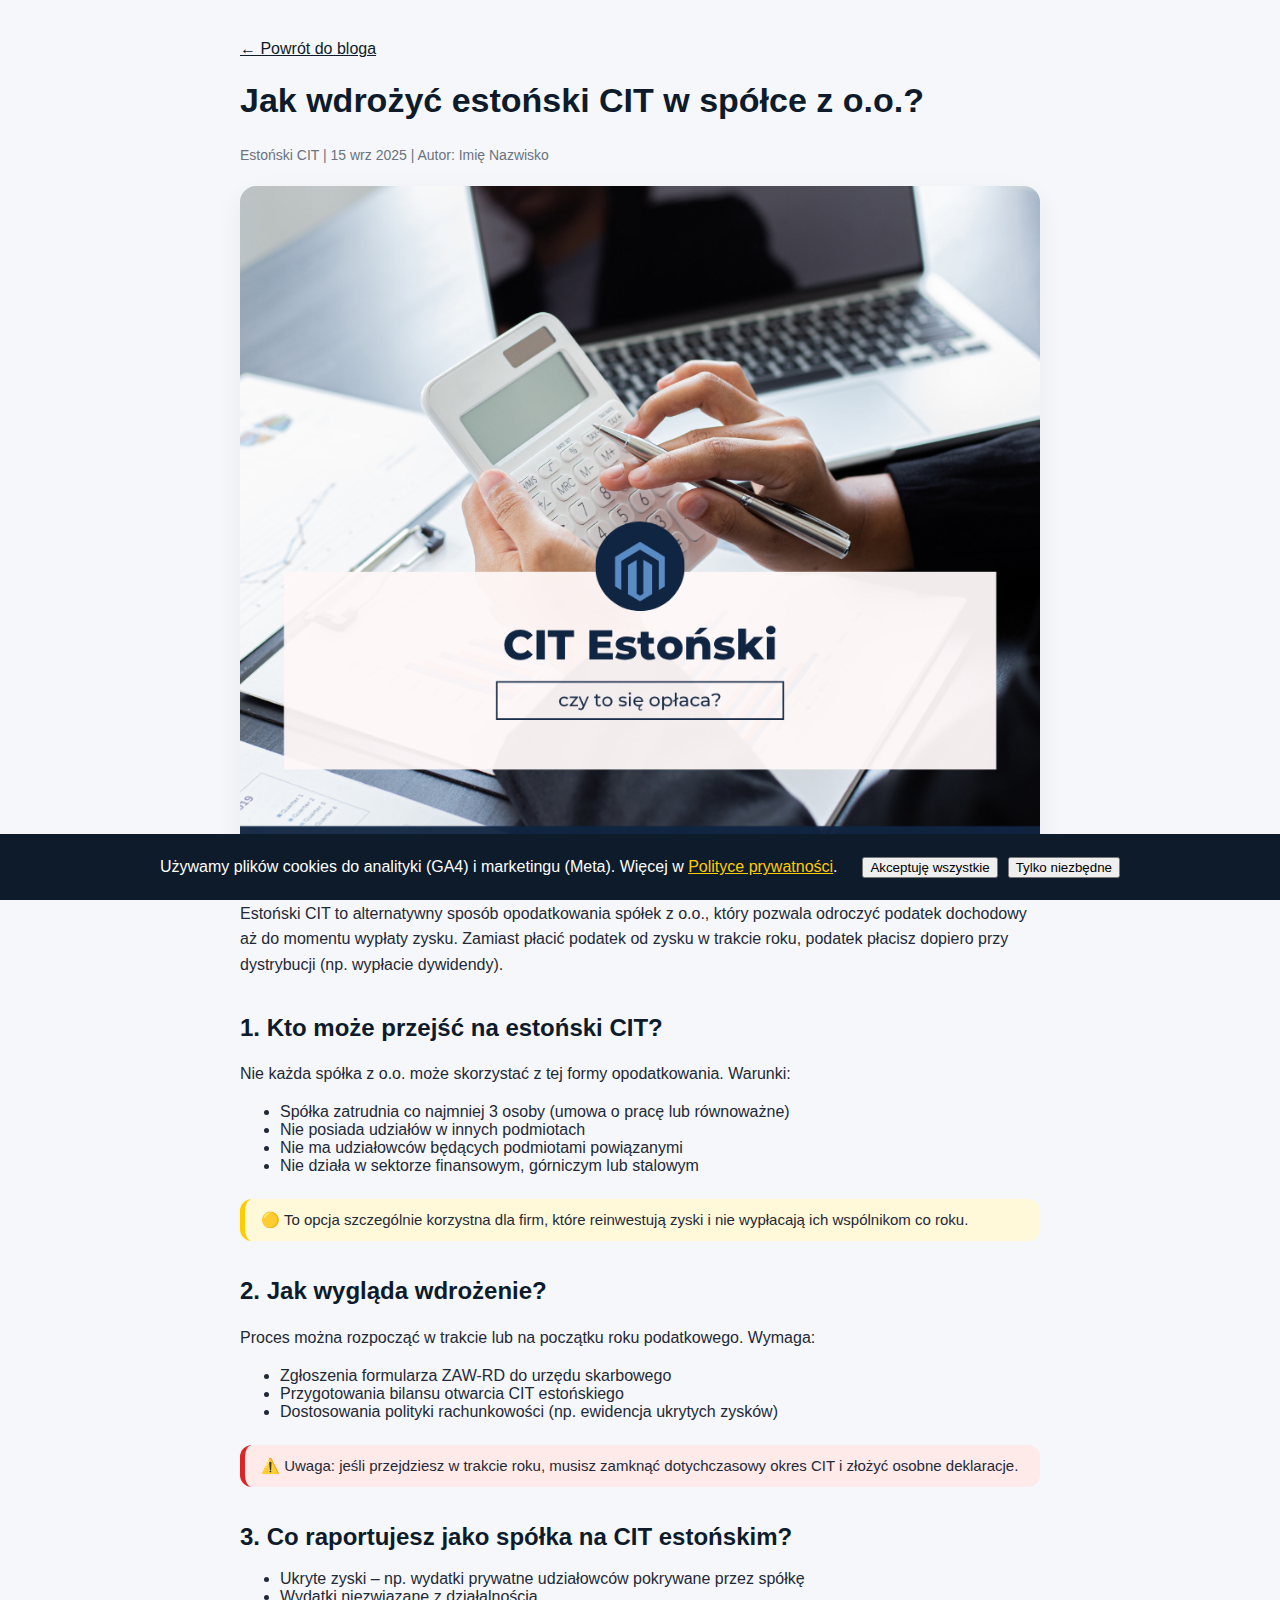
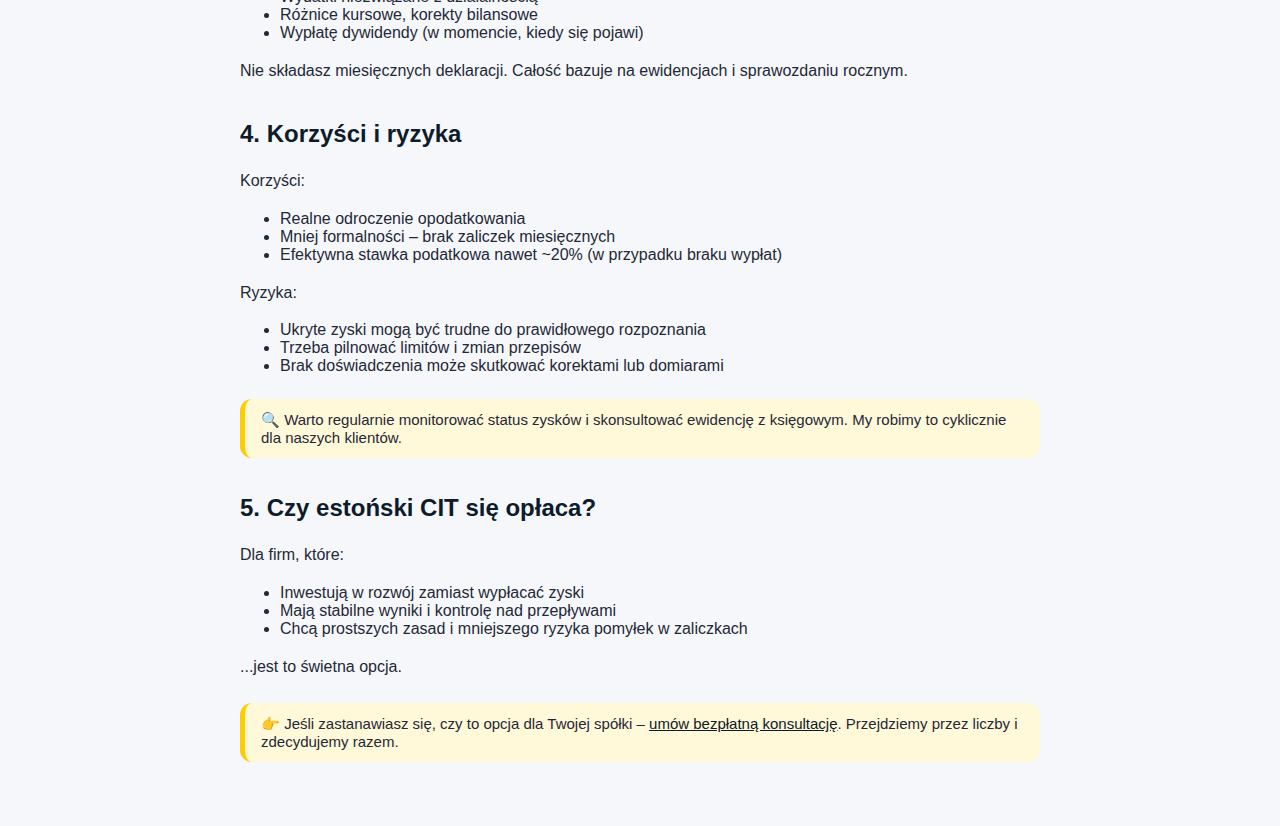
<file: blog/estonski-cit-wdrozenie.html>
<!doctype html>
<html lang="pl">
<head>
  <meta charset="utf-8" />
  <meta name="viewport" content="width=device-width, initial-scale=1" />
  <title>Jak wdrożyć estoński CIT – Pracownia Rachunkowości</title>
  <meta name="description" content="Jak wdrożyć estoński CIT w spółce z o.o. – poradnik Pracowni Rachunkowości." />
  <link rel="canonical" href="https://twojadomena.pl/blog/estonski-cit-wdrozenie.html" />
  <style>
    :root {
      --brand: #0D1B2A;
      --accent: #FFCC00;
      --bg: #F5F7FA;
      --text: #1F2937;
      --muted: #6B7280;
      --radius: 16px;
      --shadow: 0 10px 30px rgba(0, 0, 0, 0.06);
      --maxw: 800px;
    }
    body {
      font-family: Inter, sans-serif;
      background: var(--bg);
      color: var(--text);
      margin: 0;
      padding: 40px 20px;
      max-width: var(--maxw);
      margin-inline: auto;
    }
    h1, h2, h3 {
      color: var(--brand);
      font-family: Montserrat, sans-serif;
    }
    h1 {
      font-size: 34px;
      margin-bottom: 24px;
    }
    h2 {
      font-size: 24px;
      margin-top: 36px;
    }
    p {
      line-height: 1.6;
      margin-bottom: 16px;
    }
    .meta {
      color: var(--muted);
      font-size: 14px;
      margin-bottom: 20px;
    }
    .tip, .warning {
      border-left: 5px solid var(--accent);
      background: #fff8d9;
      padding: 12px 16px;
      border-radius: 12px;
      margin: 24px 0;
      font-size: 15px;
    }
    .warning {
      border-left-color: #dc2626;
      background: #ffeaea;
    }
    img.hero {
      width: 100%;
      height: auto;
      border-radius: var(--radius);
      box-shadow: var(--shadow);
      margin-bottom: 24px;
    }
    a {
      color: var(--brand);
      text-decoration: underline;
    }
  </style>
</head>
<body>
  <a href="index.html">← Powrót do bloga</a>
  <h1>Jak wdrożyć estoński CIT w spółce z o.o.?</h1>
  <p class="meta">Estoński CIT | 15 wrz 2025 | Autor: Imię Nazwisko</p>
  <img src="cit-estonski-canva.png" alt="CIT Estoński" class="hero" />

  <p>Estoński CIT to alternatywny sposób opodatkowania spółek z o.o., który pozwala odroczyć podatek dochodowy aż do momentu wypłaty zysku. Zamiast płacić podatek od zysku w trakcie roku, podatek płacisz dopiero przy dystrybucji (np. wypłacie dywidendy).</p>

  <h2>1. Kto może przejść na estoński CIT?</h2>
  <p>Nie każda spółka z o.o. może skorzystać z tej formy opodatkowania. Warunki:</p>
  <ul>
    <li>Spółka zatrudnia co najmniej 3 osoby (umowa o pracę lub równoważne)</li>
    <li>Nie posiada udziałów w innych podmiotach</li>
    <li>Nie ma udziałowców będących podmiotami powiązanymi</li>
    <li>Nie działa w sektorze finansowym, górniczym lub stalowym</li>
  </ul>

  <div class="tip">🟡 To opcja szczególnie korzystna dla firm, które reinwestują zyski i nie wypłacają ich wspólnikom co roku.</div>

  <h2>2. Jak wygląda wdrożenie?</h2>
  <p>Proces można rozpocząć w trakcie lub na początku roku podatkowego. Wymaga:</p>
  <ul>
    <li>Zgłoszenia formularza ZAW-RD do urzędu skarbowego</li>
    <li>Przygotowania bilansu otwarcia CIT estońskiego</li>
    <li>Dostosowania polityki rachunkowości (np. ewidencja ukrytych zysków)</li>
  </ul>

  <div class="warning">⚠️ Uwaga: jeśli przejdziesz w trakcie roku, musisz zamknąć dotychczasowy okres CIT i złożyć osobne deklaracje.</div>

  <h2>3. Co raportujesz jako spółka na CIT estońskim?</h2>
  <ul>
    <li>Ukryte zyski – np. wydatki prywatne udziałowców pokrywane przez spółkę</li>
    <li>Wydatki niezwiązane z działalnością</li>
    <li>Różnice kursowe, korekty bilansowe</li>
    <li>Wypłatę dywidendy (w momencie, kiedy się pojawi)</li>
  </ul>

  <p>Nie składasz miesięcznych deklaracji. Całość bazuje na ewidencjach i sprawozdaniu rocznym.</p>

  <h2>4. Korzyści i ryzyka</h2>
  <p>Korzyści:</p>
  <ul>
    <li>Realne odroczenie opodatkowania</li>
    <li>Mniej formalności – brak zaliczek miesięcznych</li>
    <li>Efektywna stawka podatkowa nawet ~20% (w przypadku braku wypłat)</li>
  </ul>
  <p>Ryzyka:</p>
  <ul>
    <li>Ukryte zyski mogą być trudne do prawidłowego rozpoznania</li>
    <li>Trzeba pilnować limitów i zmian przepisów</li>
    <li>Brak doświadczenia może skutkować korektami lub domiarami</li>
  </ul>

  <div class="tip">
    🔍 Warto regularnie monitorować status zysków i skonsultować ewidencję z księgowym. My robimy to cyklicznie dla naszych klientów.
  </div>

  <h2>5. Czy estoński CIT się opłaca?</h2>
  <p>Dla firm, które:</p>
  <ul>
    <li>Inwestują w rozwój zamiast wypłacać zyski</li>
    <li>Mają stabilne wyniki i kontrolę nad przepływami</li>
    <li>Chcą prostszych zasad i mniejszego ryzyka pomyłek w zaliczkach</li>
  </ul>

  <p>...jest to świetna opcja.</p>

  <div class="tip">
    👉 Jeśli zastanawiasz się, czy to opcja dla Twojej spółki – <a href="https://calendly.com/pracowniarachunkowosci/30min" target="_blank">umów bezpłatną konsultację</a>. Przejdziemy przez liczby i zdecydujemy razem.
  </div>
  <div id="cookie-banner" style="display:none; position: fixed; bottom: 0; left: 0; right: 0; background: #0D1B2A; color: #fff; padding: 20px; z-index: 9999; font-family: Inter, sans-serif;">
<div style="max-width: 960px; margin: auto; display: flex; flex-wrap: wrap; align-items: center; justify-content: space-between; gap: 20px;">
<p style="margin: 0; flex: 1;">
Używamy plików cookies do analityki (GA4) i marketingu (Meta). Więcej w <a href="../index.html#privacy" style="color: #FFCC00;">Polityce prywatności</a>.
</p>
<div style="display: flex; gap: 10px; flex-shrink: 0;">
<button id="acceptAll" class="btn btn-primary">Akceptuję wszystkie</button>
<button id="acceptEssential" class="btn btn-outline">Tylko niezbędne</button>
</div>
</div>
</div>


<script>
const consentKey = 'cookieConsent';
const banner = document.getElementById('cookie-banner');


function loadScripts(type) {
if (type === 'all') {
const ga = document.createElement('script');
ga.src = "https://www.googletagmanager.com/gtag/js?id=G-H210DZ34Y8";
ga.async = true;
document.head.appendChild(ga);


window.dataLayer = window.dataLayer || [];
function gtag(){dataLayer.push(arguments);}
window.gtag = gtag;
gtag('js', new Date());
gtag('config', 'G-H210DZ34Y8', { 'anonymize_ip': true });


const fb = document.createElement('script');
fb.innerHTML = `!function(f,b,e,v,n,t,s){if(f.fbq)return;n=f.fbq=function(){n.callMethod?
n.callMethod.apply(n,arguments):n.queue.push(arguments)};if(!f._fbq)f._fbq=n;
n.push=n;n.loaded=!0;n.version='2.0';n.queue=[];t=b.createElement(e);t.async=!0;
t.src=v;s=b.getElementsByTagName(e)[0];s.parentNode.insertBefore(t,s)}
(window, document,'script','https://connect.facebook.net/en_US/fbevents.js');
fbq('init', '2249646038845826'); fbq('track', 'PageView');`;
document.head.appendChild(fb);
}
}


function showBannerIfNeeded() {
const consent = localStorage.getItem(consentKey);
if (!consent) {
banner.style.display = 'block';
} else if (consent === 'all') {
loadScripts('all');
}
}


document.getElementById('acceptAll').onclick = () => {
localStorage.setItem(consentKey, 'all');
banner.style.display = 'none';
loadScripts('all');
};


document.getElementById('acceptEssential').onclick = () => {
localStorage.setItem(consentKey, 'essential');
banner.style.display = 'none';
};


function resetConsent() {
localStorage.removeItem(consentKey);
location.reload();
}


showBannerIfNeeded();
</script>
</body>
</html>
</file>
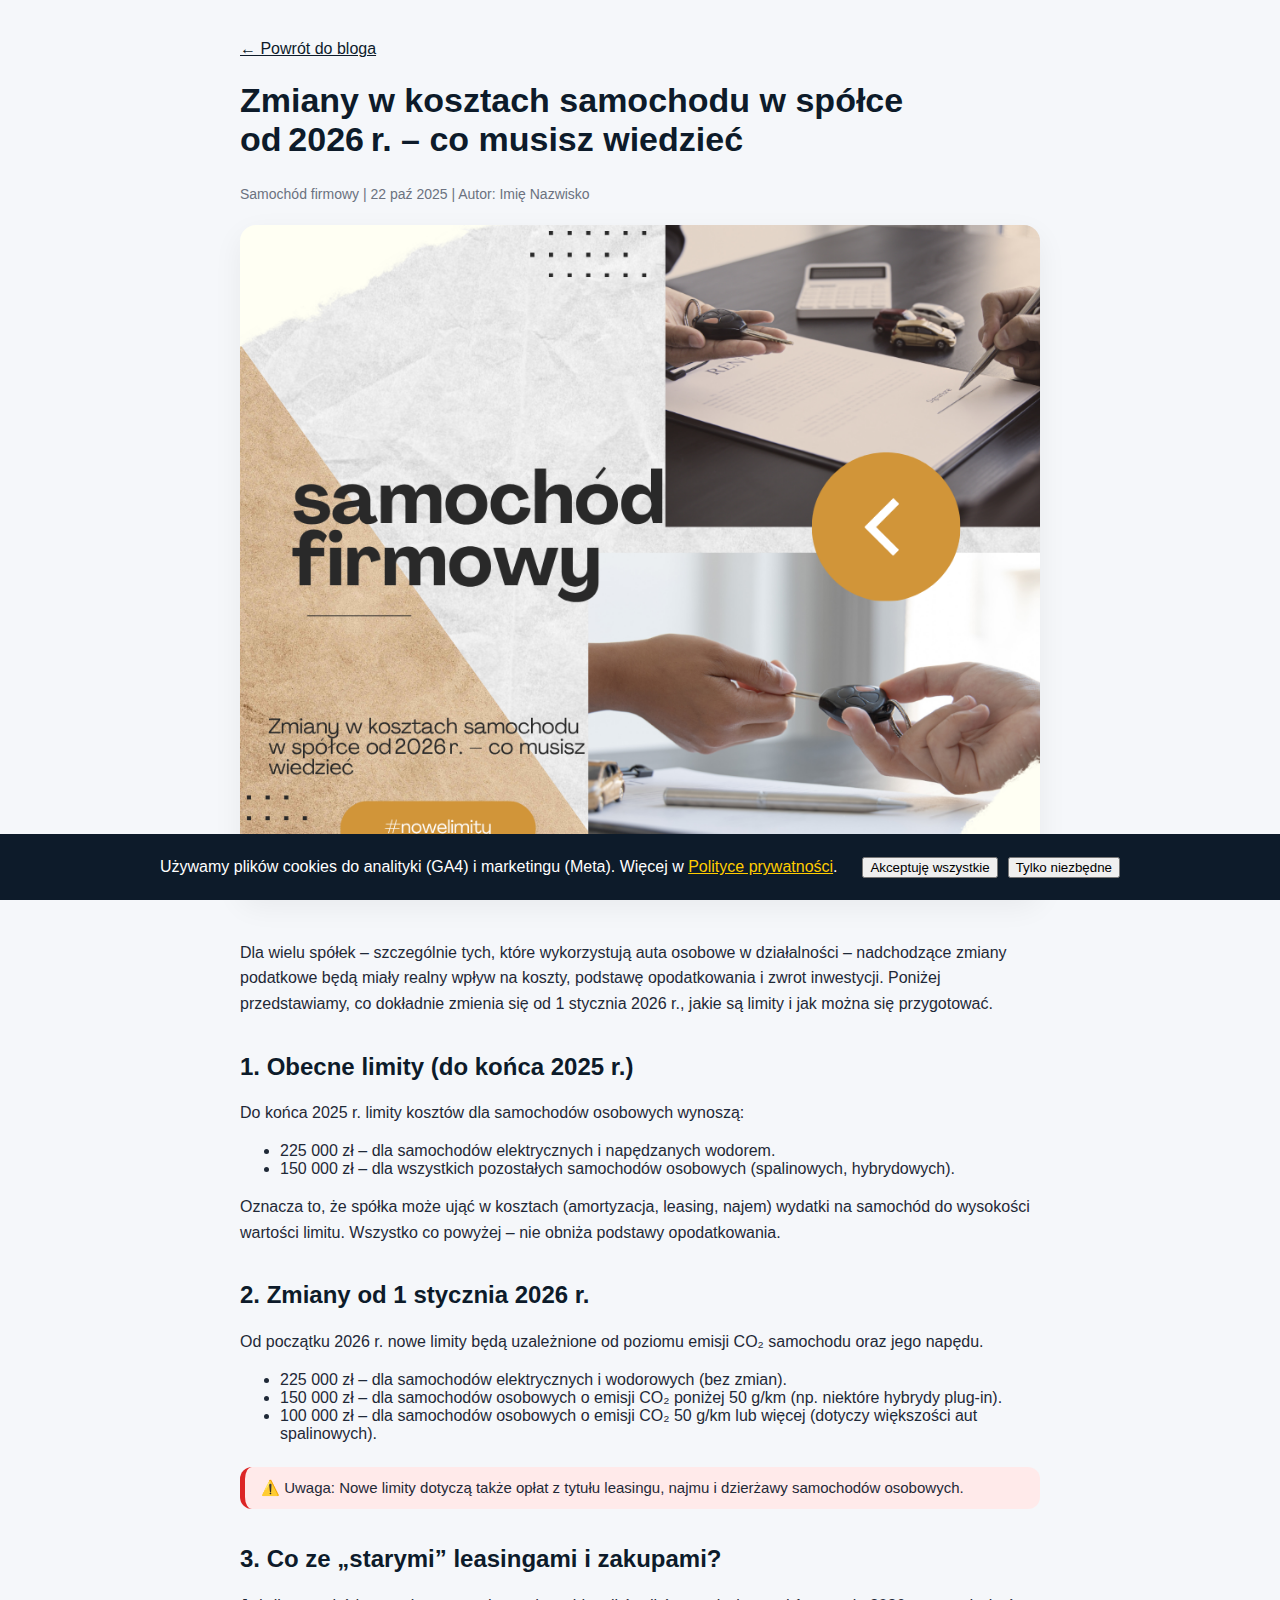
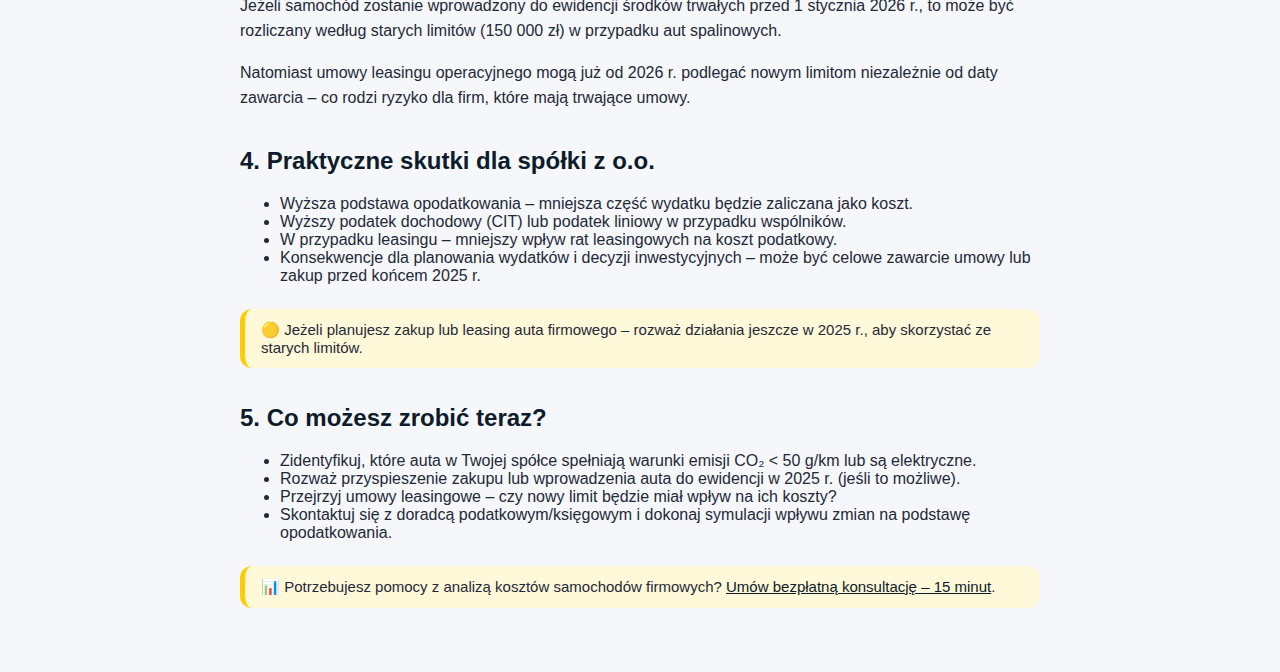
<file: blog/koszty-samochodu.html>
<!doctype html>
<html lang="pl">
<head>
  <meta charset="utf-8" />
  <meta name="viewport" content="width=device-width, initial-scale=1" />
  <title>Zmiany w kosztach samochodu w spółce od 2026 r. – co musisz wiedzieć</title>
  <meta name="description" content="Od 1 stycznia 2026 r. nowe limity kosztów dla samochodów firmowych – jak wpłyną na amortyzację, leasing, zakup auta w spółce z o.o.?" />
  <style>
    :root {
      --brand: #0D1B2A;
      --accent: #FFCC00;
      --bg: #F5F7FA;
      --text: #1F2937;
      --muted: #6B7280;
      --radius: 16px;
      --shadow: 0 10px 30px rgba(0, 0, 0, 0.06);
      --maxw: 800px;
    }
    body {
      font-family: Inter, sans-serif;
      background: var(--bg);
      color: var(--text);
      margin: 0;
      padding: 40px 20px;
      max-width: var(--maxw);
      margin-inline: auto;
    }
    h1, h2, h3 {
      color: var(--brand);
      font-family: Montserrat, sans-serif;
    }
    h1 {
      font-size: 34px;
      margin-bottom: 24px;
    }
    h2 {
      font-size: 24px;
      margin-top: 36px;
    }
    p {
      line-height: 1.6;
      margin-bottom: 16px;
    }
    .meta {
      color: var(--muted);
      font-size: 14px;
      margin-bottom: 20px;
    }
    .tip, .warning {
      border-left: 5px solid var(--accent);
      background: #fff8d9;
      padding: 12px 16px;
      border-radius: 12px;
      margin: 24px 0;
      font-size: 15px;
    }
    .warning {
      border-left-color: #dc2626;
      background: #ffeaea;
    }
    img.hero {
      width: 100%;
      height: auto;
      border-radius: var(--radius);
      box-shadow: var(--shadow);
      margin-bottom: 24px;
    }
    a {
      color: var(--brand);
      text-decoration: underline;
    }
  </style>
</head>
<body>
  <a href="index.html">← Powrót do bloga</a>
  <h1>Zmiany w kosztach samochodu w spółce od 2026 r. – co musisz wiedzieć</h1>
  <p class="meta">Samochód firmowy | 22 paź 2025 | Autor: Imię Nazwisko</p>
  <img src="samochod2026.png" alt="Koszty samochodu firmowego 2026" class="hero" />

  <p>Dla wielu spółek – szczególnie tych, które wykorzystują auta osobowe w działalności – nadchodzące zmiany podatkowe będą miały realny wpływ na koszty, podstawę opodatkowania i zwrot inwestycji. Poniżej przedstawiamy, co dokładnie zmienia się od 1 stycznia 2026 r., jakie są limity i jak można się przygotować.</p>

  <h2>1. Obecne limity (do końca 2025 r.)</h2>
  <p>Do końca 2025 r. limity kosztów dla samochodów osobowych wynoszą:</p>
  <ul>
    <li>225 000 zł – dla samochodów elektrycznych i napędzanych wodorem.</li>
    <li>150 000 zł – dla wszystkich pozostałych samochodów osobowych (spalinowych, hybrydowych).</li>
  </ul>
  <p>Oznacza to, że spółka może ująć w kosztach (amortyzacja, leasing, najem) wydatki na samochód do wysokości wartości limitu. Wszystko co powyżej – nie obniża podstawy opodatkowania.</p>

  <h2>2. Zmiany od 1 stycznia 2026 r.</h2>
  <p>Od początku 2026 r. nowe limity będą uzależnione od poziomu emisji CO₂ samochodu oraz jego napędu.</p>
  <ul>
    <li>225 000 zł – dla samochodów elektrycznych i wodorowych (bez zmian).</li>
    <li>150 000 zł – dla samochodów osobowych o emisji CO₂ poniżej 50 g/km (np. niektóre hybrydy plug‑in).</li>
    <li>100 000 zł – dla samochodów osobowych o emisji CO₂ 50 g/km lub więcej (dotyczy większości aut spalinowych).</li>
  </ul>

  <div class="warning">⚠️ Uwaga: Nowe limity dotyczą także opłat z tytułu leasingu, najmu i dzierżawy samochodów osobowych.</div>

  <h2>3. Co ze „starymi” leasingami i zakupami?</h2>
  <p>Jeżeli samochód zostanie wprowadzony do ewidencji środków trwałych przed 1 stycznia 2026 r., to może być rozliczany według starych limitów (150 000 zł) w przypadku aut spalinowych.</p>
  <p>Natomiast umowy leasingu operacyjnego mogą już od 2026 r. podlegać nowym limitom niezależnie od daty zawarcia – co rodzi ryzyko dla firm, które mają trwające umowy.</p>

  <h2>4. Praktyczne skutki dla spółki z o.o.</h2>
  <ul>
    <li>Wyższa podstawa opodatkowania – mniejsza część wydatku będzie zaliczana jako koszt.</li>
    <li>Wyższy podatek dochodowy (CIT) lub podatek liniowy w przypadku wspólników.</li>
    <li>W przypadku leasingu – mniejszy wpływ rat leasingowych na koszt podatkowy.</li>
    <li>Konsekwencje dla planowania wydatków i decyzji inwestycyjnych – może być celowe zawarcie umowy lub zakup przed końcem 2025 r.</li>
  </ul>

  <div class="tip">🟡 Jeżeli planujesz zakup lub leasing auta firmowego – rozważ działania jeszcze w 2025 r., aby skorzystać ze starych limitów.</div>

  <h2>5. Co możesz zrobić teraz?</h2>
  <ul>
    <li>Zidentyfikuj, które auta w Twojej spółce spełniają warunki emisji CO₂ < 50 g/km lub są elektryczne.</li>
    <li>Rozważ przyspieszenie zakupu lub wprowadzenia auta do ewidencji w 2025 r. (jeśli to możliwe).</li>
    <li>Przejrzyj umowy leasingowe – czy nowy limit będzie miał wpływ na ich koszty?</li>
    <li>Skontaktuj się z doradcą podatkowym/księgowym i dokonaj symulacji wpływu zmian na podstawę opodatkowania.</li>
  </ul>

  <div class="tip">📊 Potrzebujesz pomocy z analizą kosztów samochodów firmowych? <a href="https://calendly.com/pracowniarachunkowosci/30min" target="_blank">Umów bezpłatną konsultację – 15 minut</a>.</div>

  <div id="cookie-banner" style="display:none; position: fixed; bottom: 0; left: 0; right: 0; background: #0D1B2A; color: #fff; padding: 20px; z-index: 9999; font-family: Inter, sans-serif;">
    <div style="max-width: 960px; margin: auto; display: flex; flex-wrap: wrap; align-items: center; justify-content: space-between; gap: 20px;">
      <p style="margin: 0; flex: 1;">
        Używamy plików cookies do analityki (GA4) i marketingu (Meta). Więcej w <a href="../index.html#privacy" style="color: #FFCC00;">Polityce prywatności</a>.
      </p>
      <div style="display: flex; gap: 10px; flex-shrink: 0;">
        <button id="acceptAll" class="btn btn-primary">Akceptuję wszystkie</button>
        <button id="acceptEssential" class="btn btn-outline">Tylko niezbędne</button>
      </div>
    </div>
  </div>

<script>
const consentKey = 'cookieConsent';
const banner = document.getElementById('cookie-banner');

function loadScripts(type) {
  if (type === 'all') {
    const ga = document.createElement('script');
    ga.src = "https://www.googletagmanager.com/gtag/js?id=G-H210DZ34Y8";
    ga.async = true;
    document.head.appendChild(ga);

    window.dataLayer = window.dataLayer || [];
    function gtag(){dataLayer.push(arguments);}
    window.gtag = gtag;
    gtag('js', new Date());
    gtag('config', 'G-H210DZ34Y8', { 'anonymize_ip': true });

    const fb = document.createElement('script');
    fb.innerHTML = `!function(f,b,e,v,n,t,s){if(f.fbq)return;n=f.fbq=function(){n.callMethod?
    n.callMethod.apply(n,arguments):n.queue.push(arguments)};if(!f._fbq)f._fbq=n;
    n.push=n;n.loaded=!0;n.version='2.0';n.queue=[];t=b.createElement(e);t.async=!0;
    t.src=v;s=b.getElementsByTagName(e)[0];s.parentNode.insertBefore(t,s)}
    (window, document,'script','https://connect.facebook.net/en_US/fbevents.js');
    fbq('init', '2249646038845826'); fbq('track', 'PageView');`;
    document.head.appendChild(fb);
  }
}

document.getElementById('acceptAll').onclick = () => {
  localStorage.setItem(consentKey, 'all');
  banner.style.display = 'none';
  loadScripts('all');
};

document.getElementById('acceptEssential').onclick = () => {
  localStorage.setItem(consentKey, 'essential');
  banner.style.display = 'none';
};

function resetConsent() {
  localStorage.removeItem(consentKey);
  location.reload();
}

function showBannerIfNeeded() {
  const consent = localStorage.getItem(consentKey);
  if (!consent) {
    banner.style.display = 'block';
  } else if (consent === 'all') {
    loadScripts('all');
  }
}

showBannerIfNeeded();
</script>
</body>
</html>
</file>
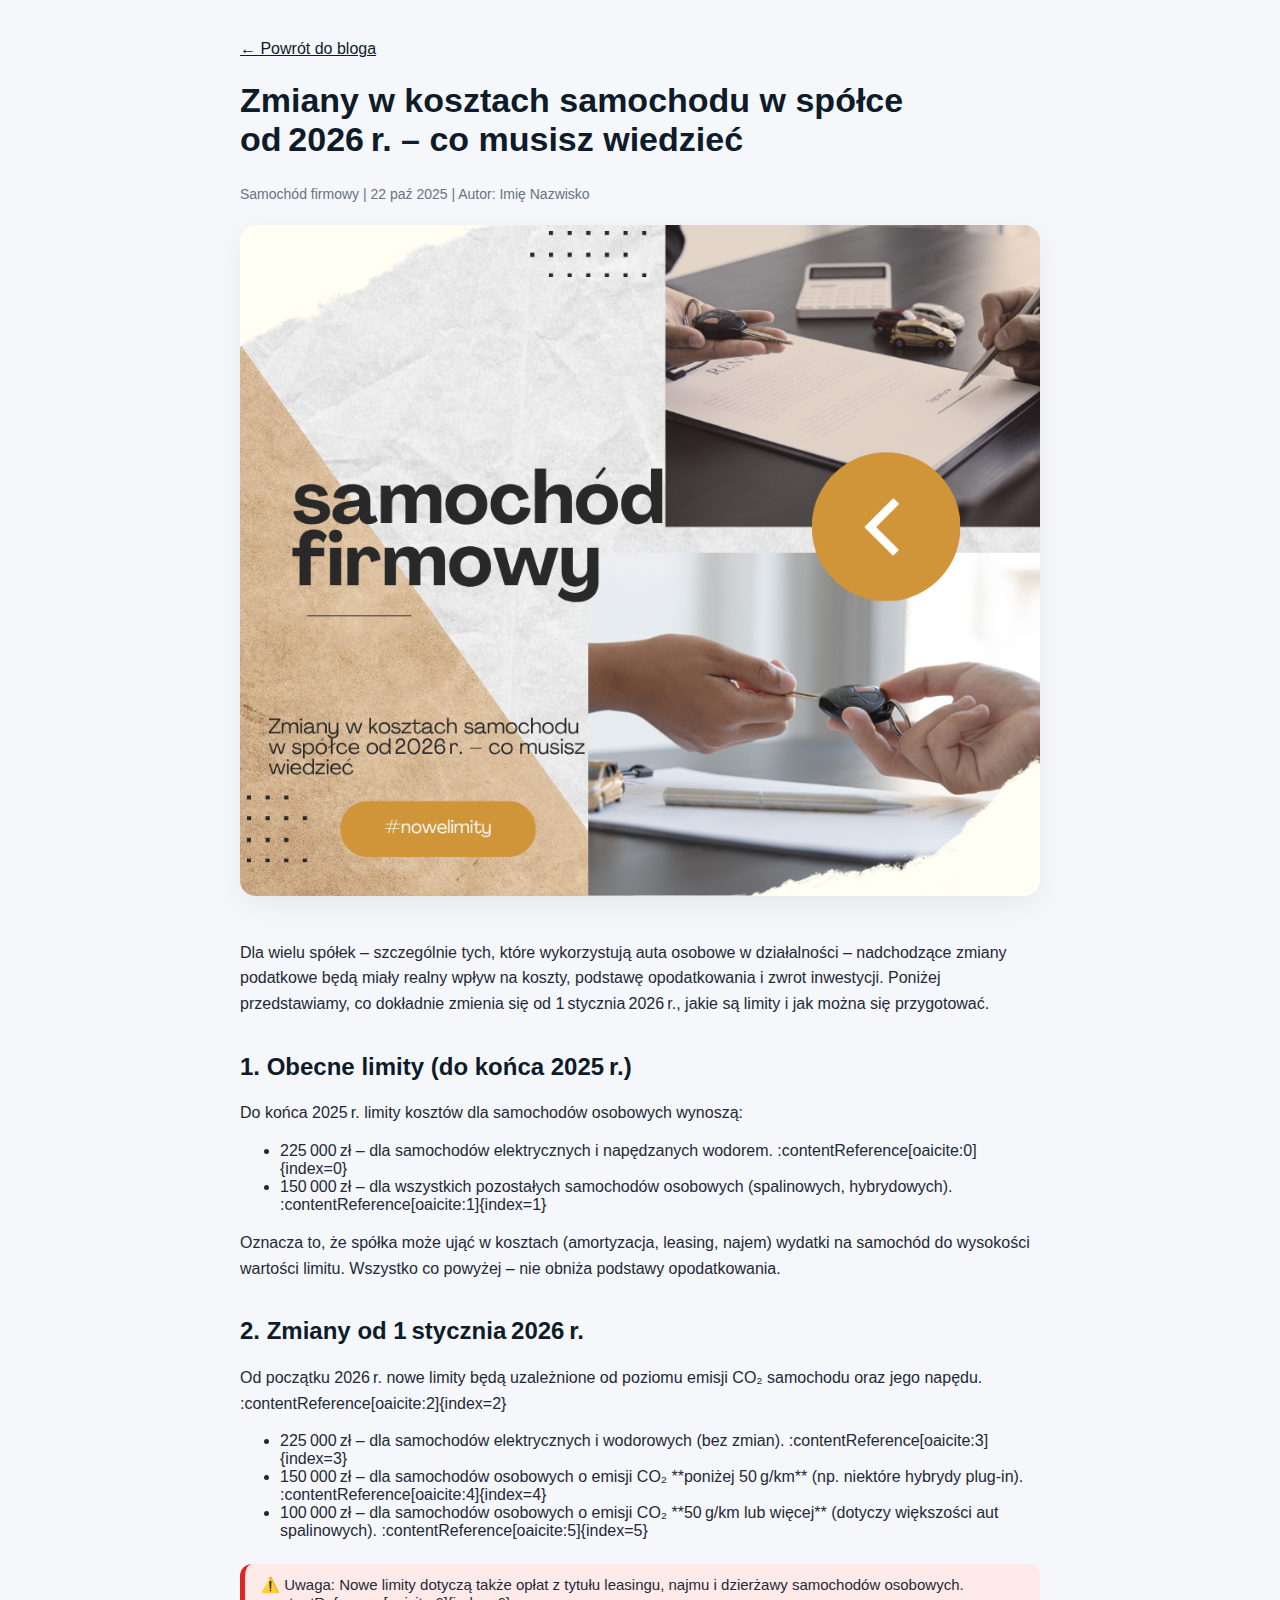
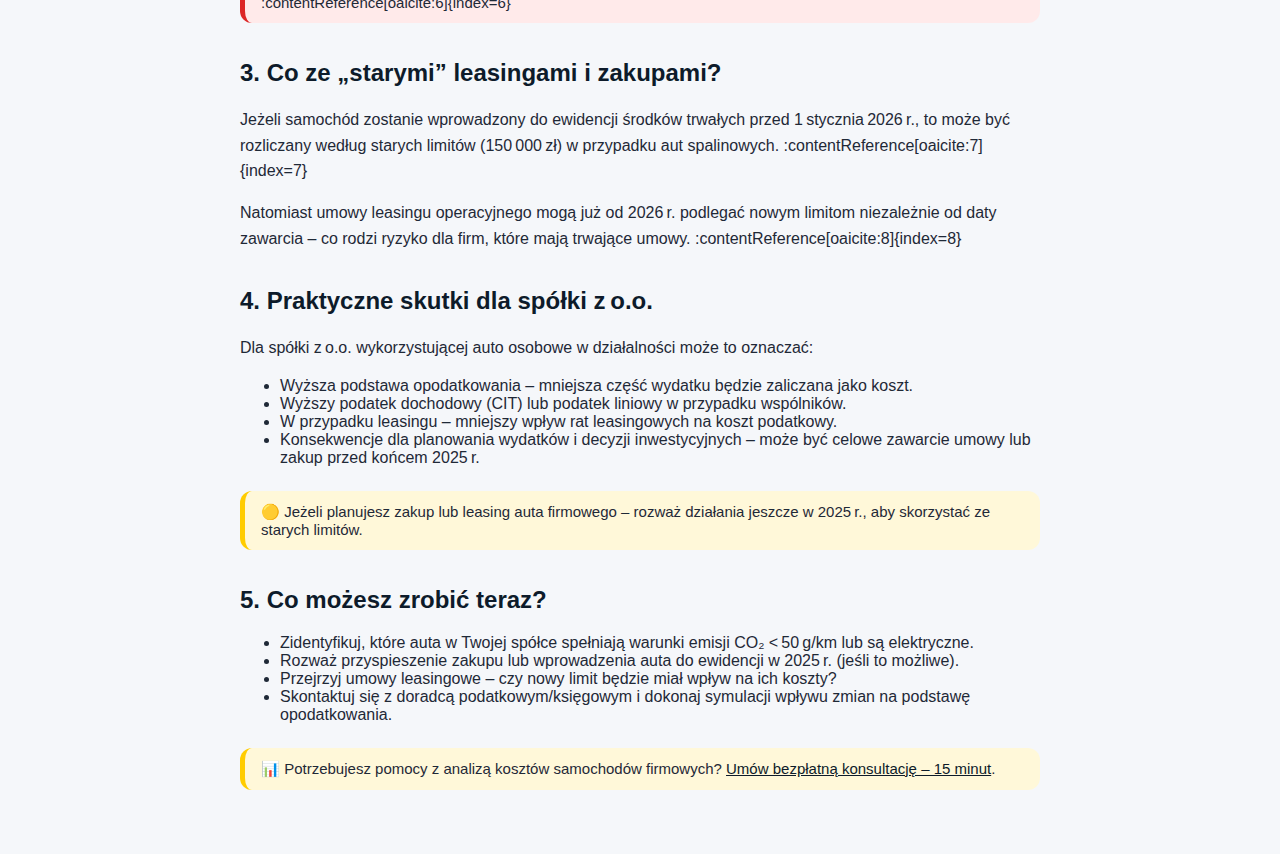
<file: blog/koszty‑samochodu‑2026.html>
<!doctype html>
<html lang="pl">
<head>
  <meta charset="utf-8" />
  <meta name="viewport" content="width=device-width, initial-scale=1" />
  <title>Zmiany w kosztach samochodu w spółce od 2026 r. – co musisz wiedzieć</title>
  <meta name="description" content="Od 1 stycznia 2026 r. nowe limity kosztów dla samochodów firmowych – jak wpłyną na amortyzację, leasing, zakup auta w spółce z o.o.?" />
  <style>
    :root {
      --brand: #0D1B2A;
      --accent: #FFCC00;
      --bg: #F5F7FA;
      --text: #1F2937;
      --muted: #6B7280;
      --radius: 16px;
      --shadow: 0 10px 30px rgba(0, 0, 0, 0.06);
      --maxw: 800px;
    }
    body {
      font-family: Inter, sans-serif;
      background: var(--bg);
      color: var(--text);
      margin: 0;
      padding: 40px 20px;
      max-width: var(--maxw);
      margin-inline: auto;
    }
    h1, h2, h3 {
      color: var(--brand);
      font-family: Montserrat, sans-serif;
    }
    h1 {
      font-size: 34px;
      margin-bottom: 24px;
    }
    h2 {
      font-size: 24px;
      margin-top: 36px;
    }
    p {
      line-height: 1.6;
      margin-bottom: 16px;
    }
    .meta {
      color: var(--muted);
      font-size: 14px;
      margin-bottom: 20px;
    }
    .tip, .warning {
      border-left: 5px solid var(--accent);
      background: #fff8d9;
      padding: 12px 16px;
      border-radius: 12px;
      margin: 24px 0;
      font-size: 15px;
    }
    .warning {
      border-left-color: #dc2626;
      background: #ffeaea;
    }
    img.hero {
      width: 100%;
      height: auto;
      border-radius: var(--radius);
      box-shadow: var(--shadow);
      margin-bottom: 24px;
    }
    a {
      color: var(--brand);
      text-decoration: underline;
    }
  </style>
</head>
<body>
  <a href="index.html">← Powrót do bloga</a>
  <h1>Zmiany w kosztach samochodu w spółce od 2026 r. – co musisz wiedzieć</h1>
  <p class="meta">Samochód firmowy | 22 paź 2025 | Autor: Imię Nazwisko</p>
  <img src="samochod‑koszty‑2026.png" alt="Koszty samochodu firmowego 2026" class="hero" />

  <p>Dla wielu spółek – szczególnie tych, które wykorzystują auta osobowe w działalności – nadchodzące zmiany podatkowe będą miały realny wpływ na koszty, podstawę opodatkowania i zwrot inwestycji. Poniżej przedstawiamy, co dokładnie zmienia się od 1 stycznia 2026 r., jakie są limity i jak można się przygotować.</p>

  <h2>1. Obecne limity (do końca 2025 r.)</h2>
  <p>Do końca 2025 r. limity kosztów dla samochodów osobowych wynoszą:</p>
  <ul>
    <li>225 000 zł – dla samochodów elektrycznych i napędzanych wodorem. :contentReference[oaicite:0]{index=0}</li>
    <li>150 000 zł – dla wszystkich pozostałych samochodów osobowych (spalinowych, hybrydowych). :contentReference[oaicite:1]{index=1}</li>
  </ul>
  <p>Oznacza to, że spółka może ująć w kosztach (amortyzacja, leasing, najem) wydatki na samochód do wysokości wartości limitu. Wszystko co powyżej – nie obniża podstawy opodatkowania.</p>

  <h2>2. Zmiany od 1 stycznia 2026 r.</h2>
  <p>Od początku 2026 r. nowe limity będą uzależnione od poziomu emisji CO₂ samochodu oraz jego napędu. :contentReference[oaicite:2]{index=2}</p>
  <ul>
    <li>225 000 zł – dla samochodów elektrycznych i wodorowych (bez zmian). :contentReference[oaicite:3]{index=3}</li>
    <li>150 000 zł – dla samochodów osobowych o emisji CO₂ **poniżej 50 g/km** (np. niektóre hybrydy plug‑in). :contentReference[oaicite:4]{index=4}</li>
    <li>100 000 zł – dla samochodów osobowych o emisji CO₂ **50 g/km lub więcej** (dotyczy większości aut spalinowych). :contentReference[oaicite:5]{index=5}</li>
  </ul>

  <div class="warning">⚠️ Uwaga: Nowe limity dotyczą także opłat z tytułu leasingu, najmu i dzierżawy samochodów osobowych. :contentReference[oaicite:6]{index=6}</div>

  <h2>3. Co ze „starymi” leasingami i zakupami?</h2>
  <p>Jeżeli samochód zostanie wprowadzony do ewidencji środków trwałych przed 1 stycznia 2026 r., to może być rozliczany według starych limitów (150 000 zł) w przypadku aut spalinowych. :contentReference[oaicite:7]{index=7}</p>
  <p>Natomiast umowy leasingu operacyjnego mogą już od 2026 r. podlegać nowym limitom niezależnie od daty zawarcia – co rodzi ryzyko dla firm, które mają trwające umowy. :contentReference[oaicite:8]{index=8}</p>

  <h2>4. Praktyczne skutki dla spółki z o.o.</h2>
  <p>Dla spółki z o.o. wykorzystującej auto osobowe w działalności może to oznaczać:</p>
  <ul>
    <li>Wyższa podstawa opodatkowania – mniejsza część wydatku będzie zaliczana jako koszt.</li>
    <li>Wyższy podatek dochodowy (CIT) lub podatek liniowy w przypadku wspólników.</li>
    <li>W przypadku leasingu – mniejszy wpływ rat leasingowych na koszt podatkowy.</li>
    <li>Konsekwencje dla planowania wydatków i decyzji inwestycyjnych – może być celowe zawarcie umowy lub zakup przed końcem 2025 r.</li>
  </ul>

  <div class="tip">🟡 Jeżeli planujesz zakup lub leasing auta firmowego – rozważ działania jeszcze w 2025 r., aby skorzystać ze starych limitów.</div>

  <h2>5. Co możesz zrobić teraz?</h2>
  <ul>
    <li>Zidentyfikuj, które auta w Twojej spółce spełniają warunki emisji CO₂ < 50 g/km lub są elektryczne.</li>
    <li>Rozważ przyspieszenie zakupu lub wprowadzenia auta do ewidencji w 2025 r. (jeśli to możliwe).</li>
    <li>Przejrzyj umowy leasingowe – czy nowy limit będzie miał wpływ na ich koszty?</li>
    <li>Skontaktuj się z doradcą podatkowym/księgowym i dokonaj symulacji wpływu zmian na podstawę opodatkowania.</li>
  </ul>

  <div class="tip">📊 Potrzebujesz pomocy z analizą kosztów samochodów firmowych? <a href="https://calendly.com/pracowniarachunkowosci/30min" target="_blank">Umów bezpłatną konsultację – 15 minut</a>.</div>

</body>
</html>
</file>
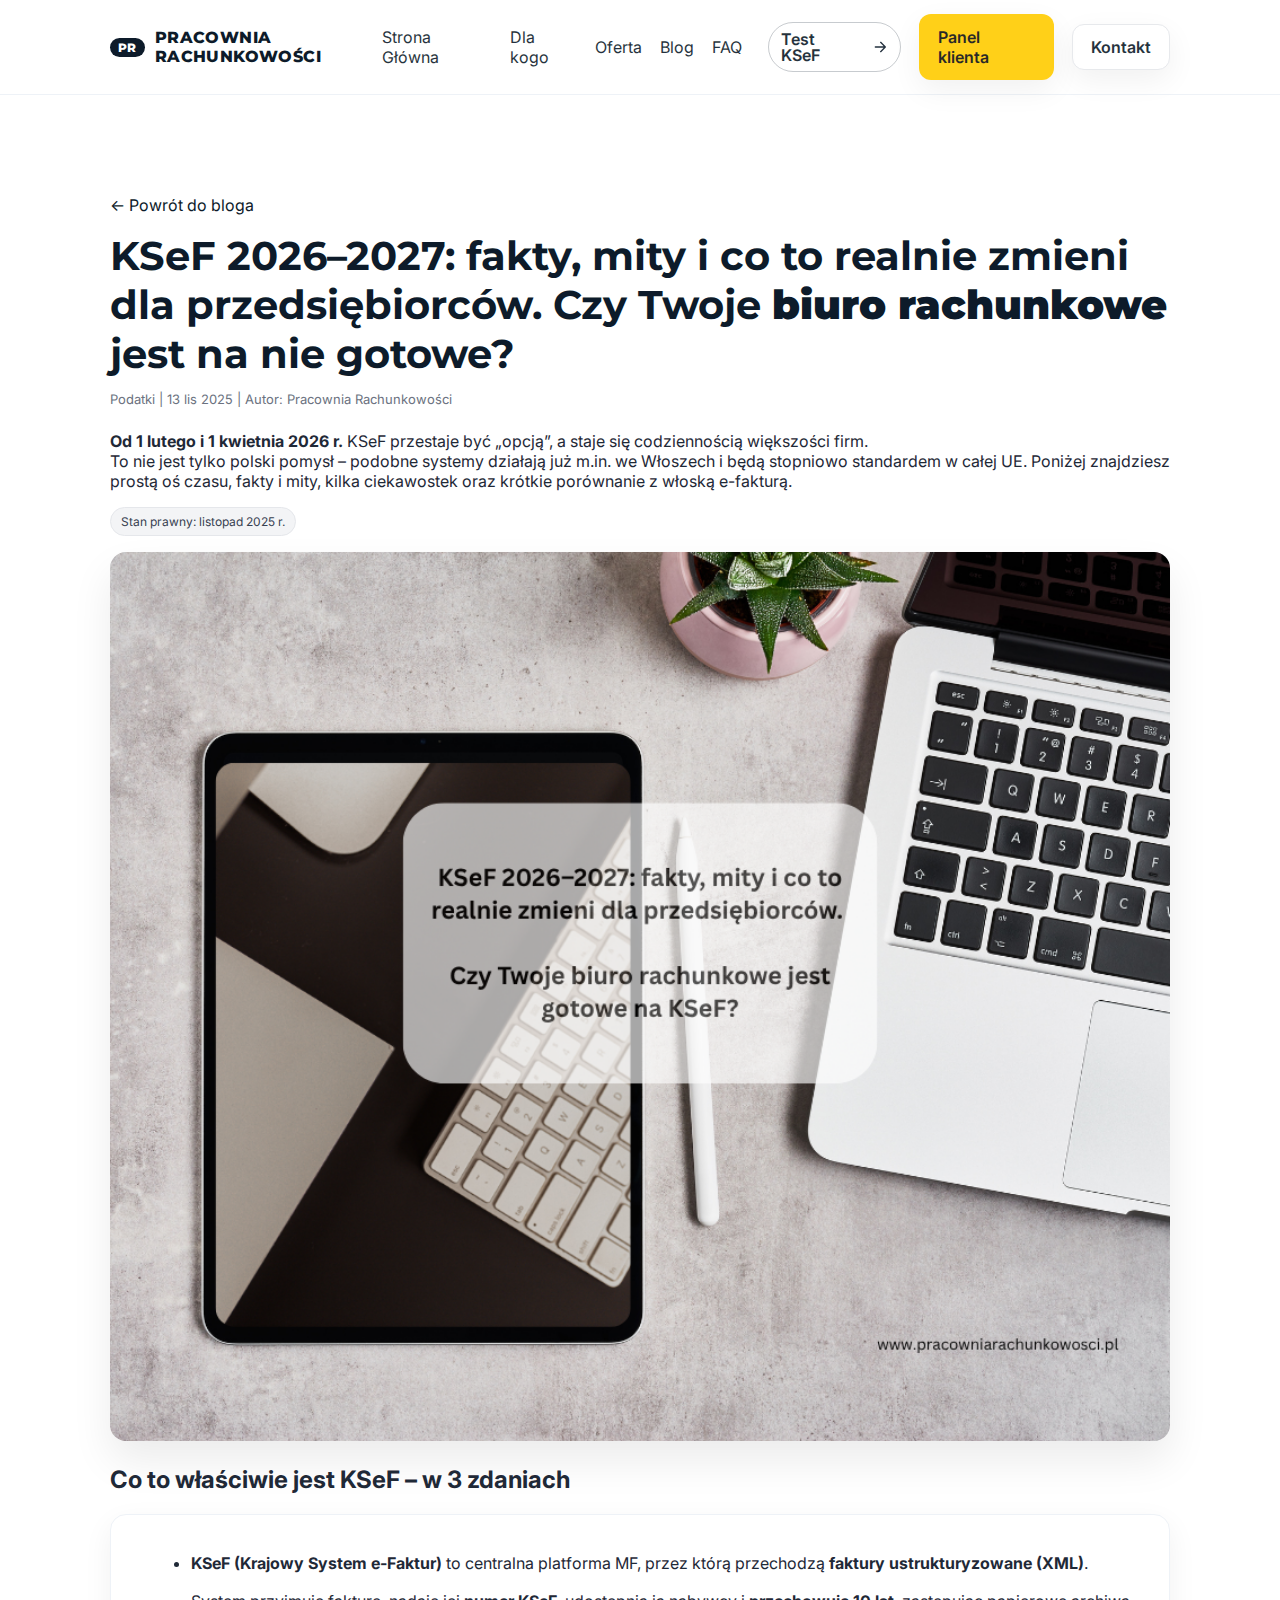
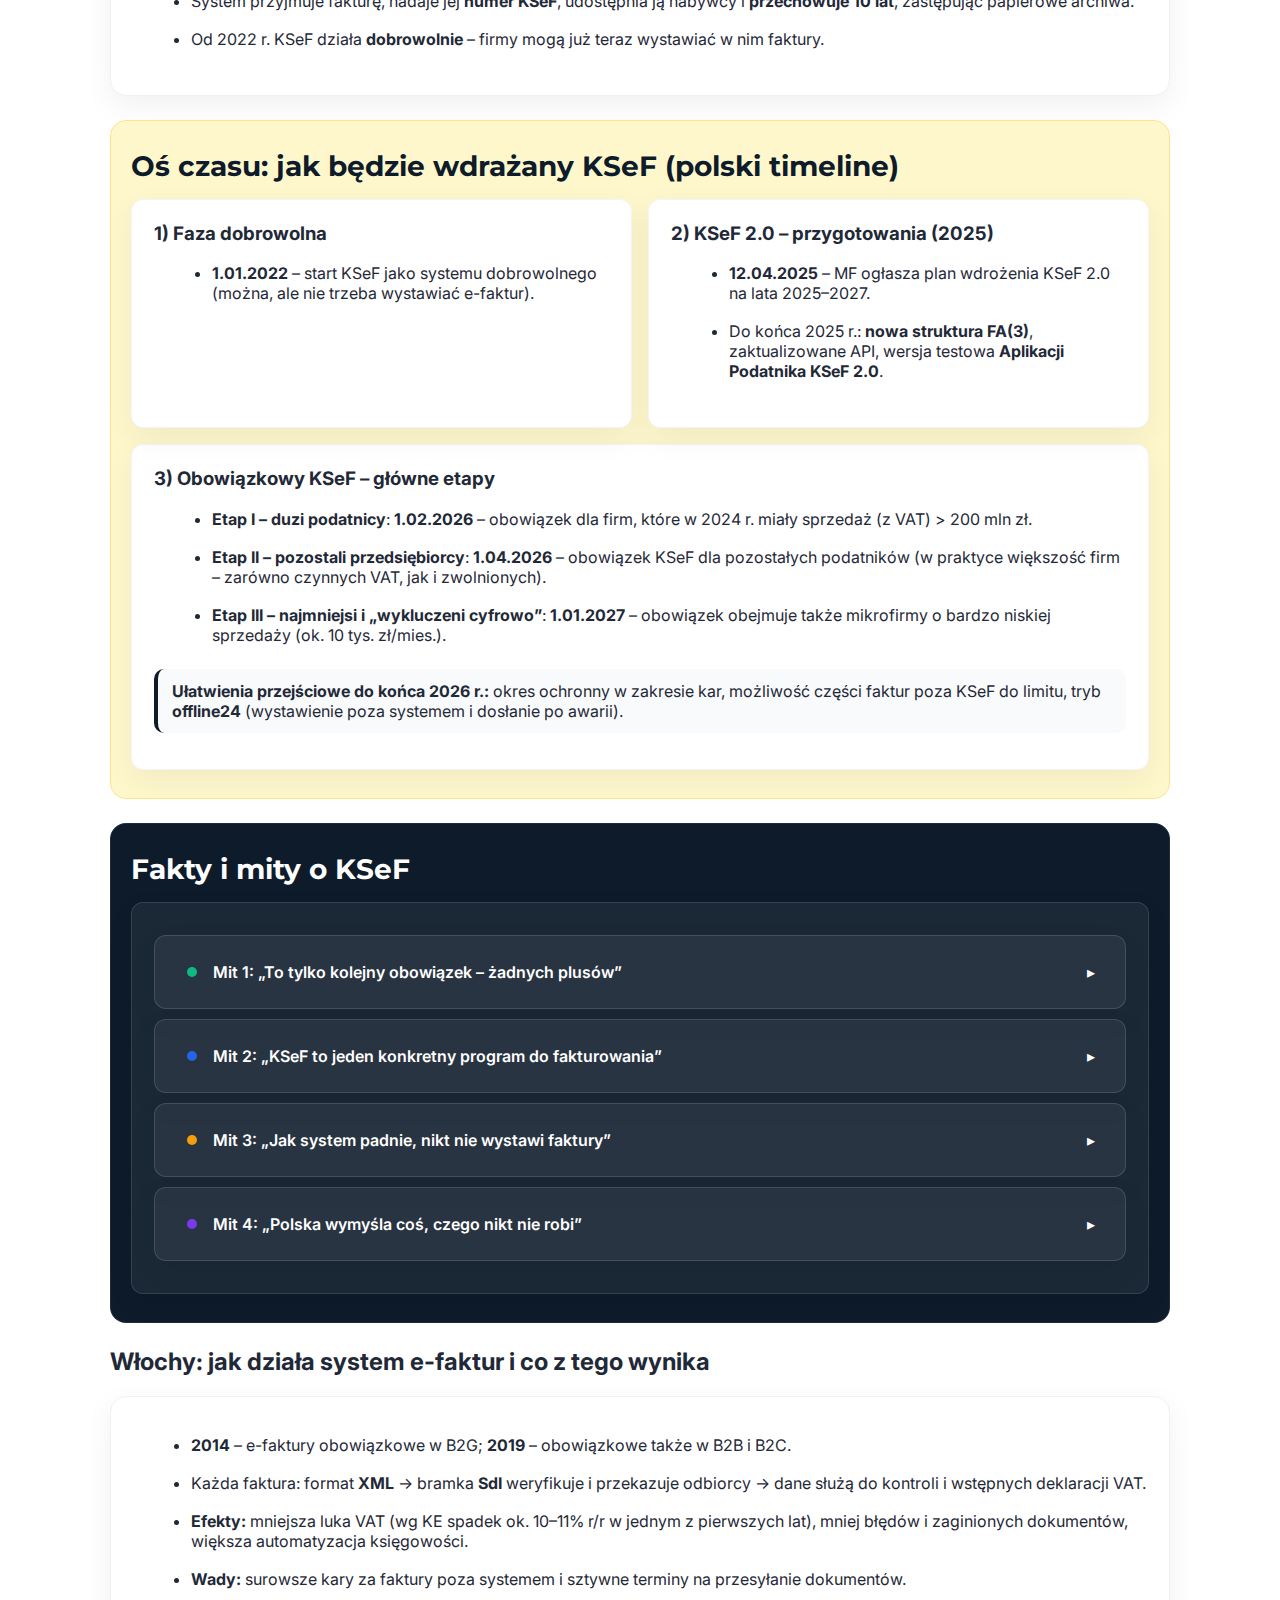
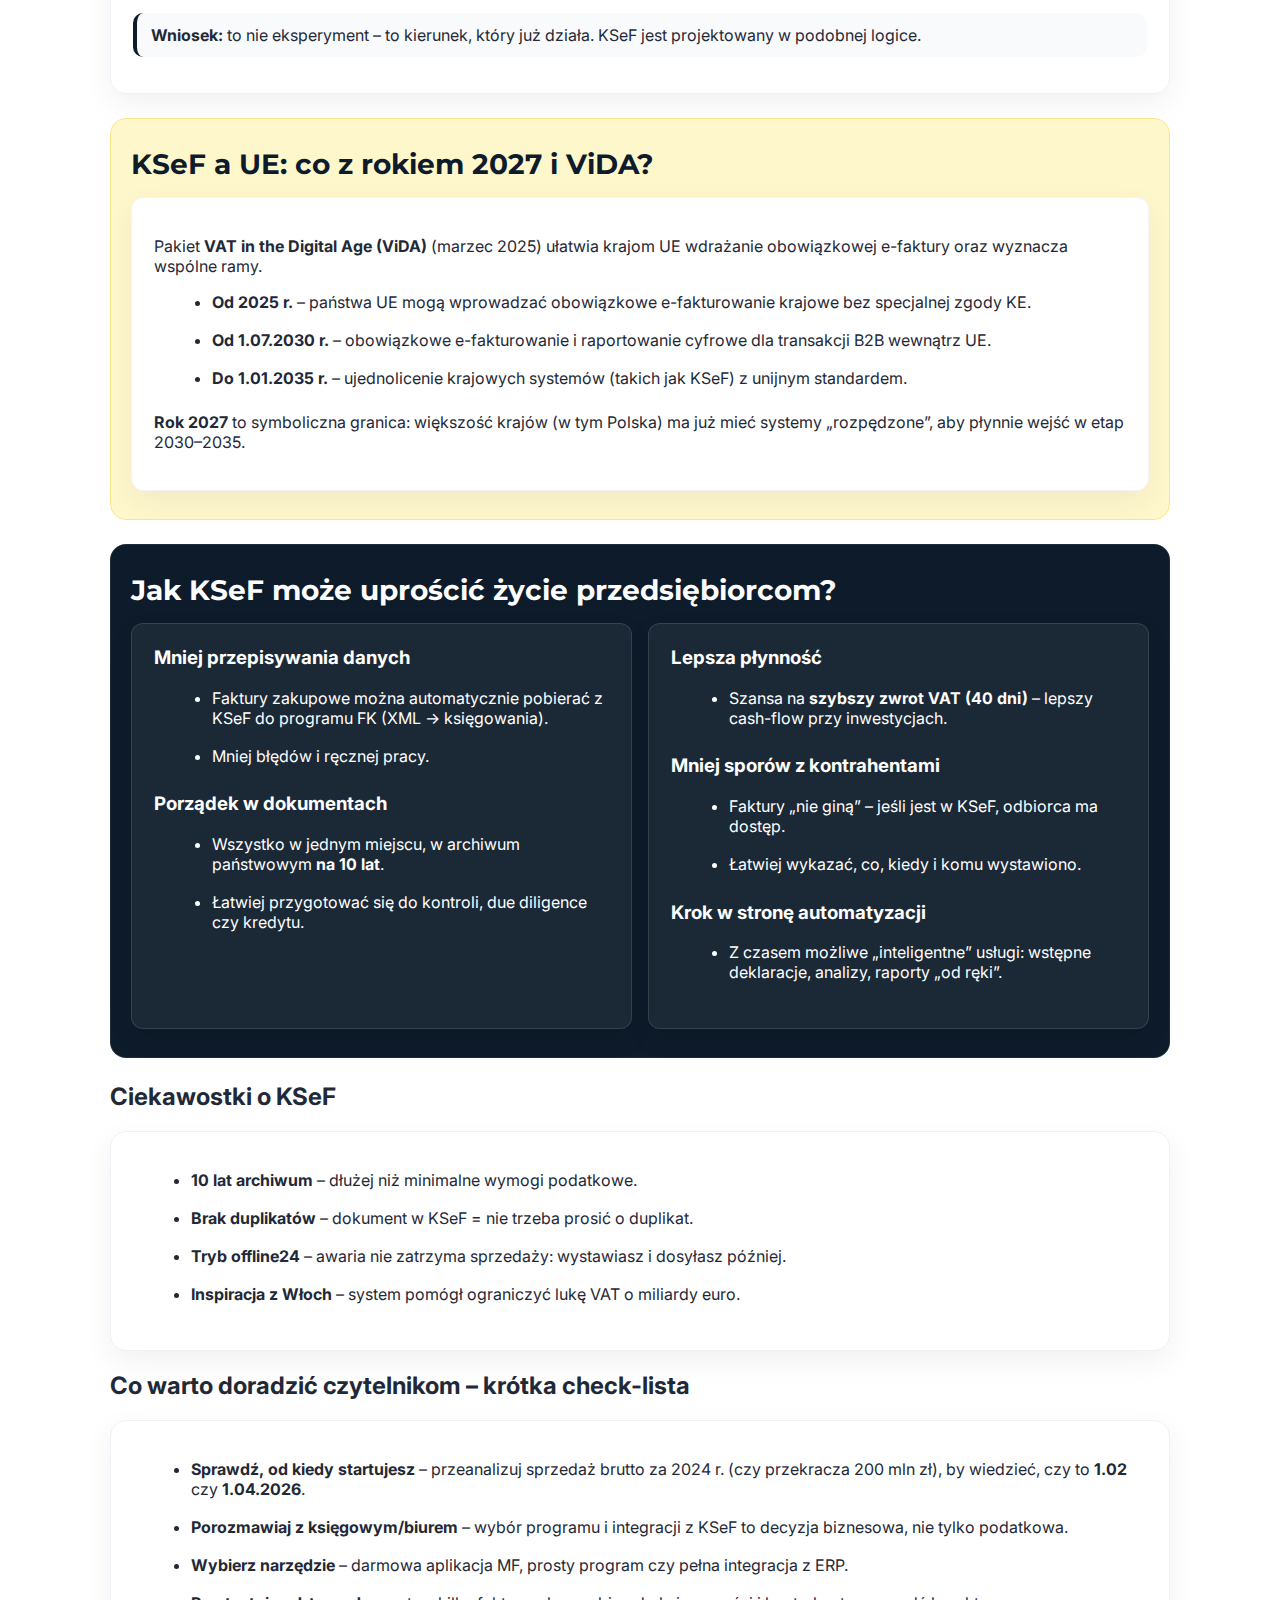
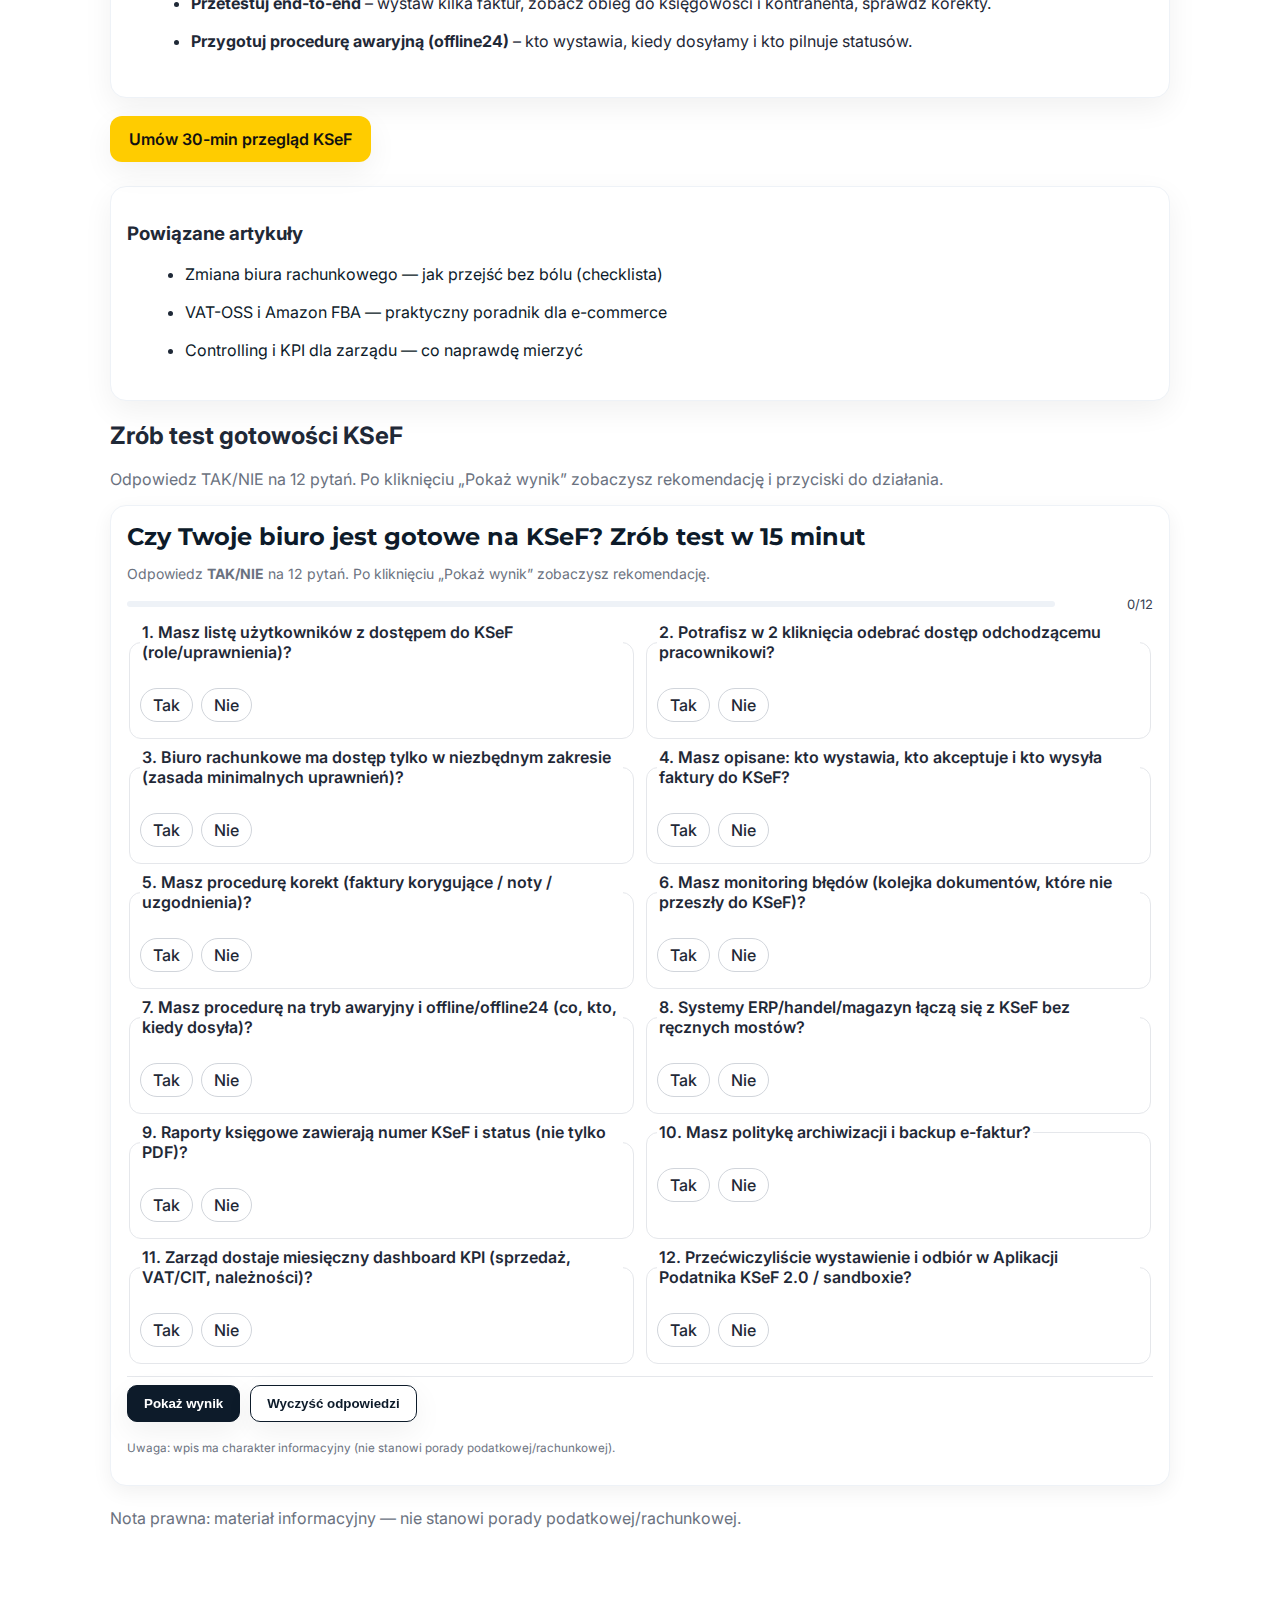
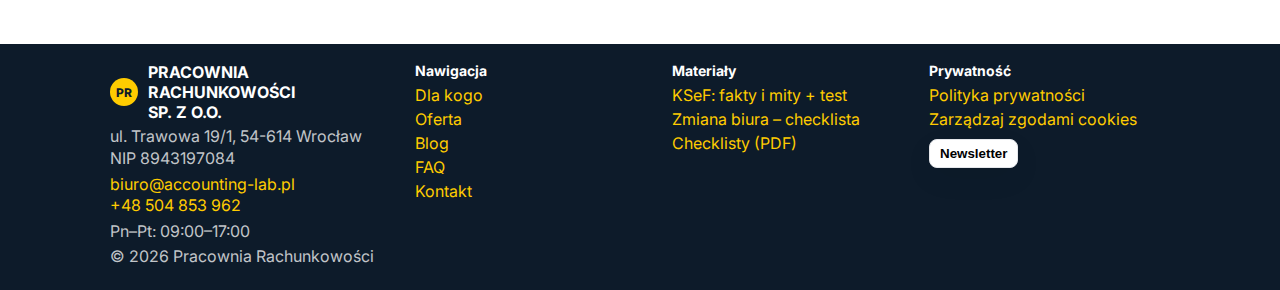
<file: blog/ksef-gotowosc.html>
<!doctype html>
<html lang="pl">
<head>
  <meta charset="utf-8" />
  <meta name="viewport" content="width=device-width, initial-scale=1" />
<meta name="twitter:title" content="KSeF 2026–2027: fakty, mity i co to realnie zmieni dla przedsiębiorców">
<meta name="twitter:description" content="KSeF od 2026 r. stanie się obowiązkowy. Sprawdź fakty i mity, harmonogram wdrożenia, doświadczenia Włoch oraz korzyści.">
<meta name="twitter:image" content="https://pracowniarachunkowosci.pl/blog/KSeF.png">

<link rel="icon" type="image/png" href="/favicon.png" />

<title>KSeF 2026–2027: fakty, mity i co to realnie zmieni dla przedsiębiorców</title>
<meta name="description" content="KSeF od 2026 r. stanie się obowiązkowy. Sprawdź fakty i mity, harmonogram wdrożenia, doświadczenia Włoch oraz korzyści dla przedsiębiorców.">
<link rel="canonical" href="https://pracowniarachunkowosci.pl/blog/ksef-gotowosc.html" />
<meta name="robots" content="index,follow" />

<!-- Open Graph / Social -->
<meta property="og:type" content="article" />
<meta property="og:locale" content="pl_PL" />
<meta property="og:title" content="KSeF 2026–2027: fakty, mity i co to realnie zmieni dla przedsiębiorców" />
<meta property="og:description" content="KSeF od 2026 r. stanie się obowiązkowy. Sprawdź fakty i mity, harmonogram wdrożenia, doświadczenia Włoch oraz korzyści dla przedsiębiorców." />
<meta property="og:url" content="https://pracowniarachunkowosci.pl/blog/ksef-gotowosc.html" />
<meta property="og:site_name" content="Pracownia Rachunkowości" />
<meta property="og:image" content="https://pracowniarachunkowosci.pl/blog/KSeF.png" />
<meta name="twitter:card" content="summary_large_image" />

<!-- Fonts (jak na stronie głównej) -->
<link rel="preconnect" href="https://fonts.googleapis.com">
<link rel="preconnect" href="https://fonts.gstatic.com" crossorigin>
<link rel="preload" as="style" href="https://fonts.googleapis.com/css2?family=Inter:wght@400;500;600&family=Montserrat:wght@700;800&display=swap">
<link rel="stylesheet" href="https://fonts.googleapis.com/css2?family=Inter:wght@400;500;600&family=Montserrat:wght@700;800&display=swap" media="print" onload="this.media='all'">
<noscript><link rel="stylesheet" href="https://fonts.googleapis.com/css2?family=Inter:wght@400;500;600&family=Montserrat:wght@700;800&display=swap"></noscript>

<!-- GA4 (ten sam identyfikator co na stronie głównej) -->
<script async src="https://www.googletagmanager.com/gtag/js?id=G-H210DZ34Y8"></script>
<script>
  window.dataLayer = window.dataLayer || [];
  function gtag(){ dataLayer.push(arguments); }

  // domyślnie bez ciastek, dopiero po zgodzie je włączymy
  gtag('consent', 'default', { ad_storage: 'denied', analytics_storage: 'denied' });

  gtag('js', new Date());
  gtag('config', 'G-H210DZ34Y8', { anonymize_ip: true });
</script>

<!-- (opcjonalnie) CookieYes – tylko jeśli chcesz mieć baner także na blogu -->
<!-- <script id="cookieyes" type="text/javascript" src="https://cdn-cookieyes.com/client_data/xxxxxxx/script.js"></script> -->

<!-- Schema.org — Article/BlogPosting -->
<script type="application/ld+json">
{
  "@context": "https://schema.org",
  "@type": "BlogPosting",
  "mainEntityOfPage": {
    "@type": "WebPage",
    "@id": "https://pracowniarachunkowosci.pl/blog/ksef-gotowosc.html"
  },
  "headline": "KSeF 2026–2027: fakty, mity i co to realnie zmieni dla przedsiębiorców",
  "description": "KSeF od 2026 r. stanie się obowiązkowy. Sprawdź fakty i mity, harmonogram wdrożenia, doświadczenia Włoch oraz korzyści dla przedsiębiorców.",
  "image": "https://pracowniarachunkowosci.pl/blog/KSeF.png",
  "author": { "@type": "Organization", "name": "Pracownia Rachunkowości" },
  "publisher": {
    "@type": "Organization",
    "name": "Pracownia Rachunkowości",
    "logo": { "@type": "ImageObject", "url": "https://pracowniarachunkowosci.pl/assets/logo.png" }
  },
  "datePublished": "2025-11-13",
  "dateModified": "2025-11-13"
}
</script>

<!-- 
  <link rel="preconnect" href="https://fonts.googleapis.com">
  <link rel="preconnect" href="https://fonts.gstatic.com" crossorigin>
  <link href="https://fonts.googleapis.com/css2?family=Inter:wght@400;500;600&family=Montserrat:wght@700;800&display=swap" rel="stylesheet"> -->

  <!-- globalny CSS strony bloga -->
  <link rel="stylesheet" href="../assets/css/main.css" />
  <!-- lekka kosmetyka do sekcji w tym artykule (opcjonalnie) -->
  <style>
    .blog-article { padding:84px 20px 60px; max-width:1100px; margin:0 auto; }
    .blog-article h1 { color:#0D1B2A; font-family:Montserrat, Inter, Arial, sans-serif; font-size:40px; margin:0 0 12px; }
    .blog-article .meta { font-size:13px; color:#6B7280; margin-bottom:24px; }
    .badge-note{display:inline-block;background:#F3F4F6;border:1px solid #E5E7EB;border-radius:999px;padding:6px 10px;font-size:12px;color:#374151}
    .callout{border-left:4px solid #0D1B2A;background:#F9FAFB;border-radius:10px;padding:12px 14px;margin:14px 0}
    .list li{margin-bottom:8px}
    .grid-2-article{display:grid;gap:16px}
    @media(min-width:900px){.grid-2-article{grid-template-columns:1fr 1fr}}
    /* — Fakty i mity: akordeon — */
/* .faq details.card{border:1px solid #e5e7eb;border-radius:12px;background:#fff;margin:10px 0}
.faq summary{cursor:pointer;padding:12px 14px;font-weight:600;list-style:none;position:relative}
.faq summary::-webkit-details-marker{display:none}
.faq summary::after{content:"▸";position:absolute;right:14px;top:12px;transition:.2s}
.faq details[open] summary{border-bottom:1px solid #e5e7eb}
.faq details[open] summary::after{transform:rotate(90deg)}
.faq .body{padding:12px 14px} */
/* — Kolory akordeonu „Fakty i mity” — */



/* bazowy akordeon (masz już podobne — to tylko „dopieszcza”) */
.faq details.card{border:1px solid #e5e7eb;border-radius:12px;background:#fff;margin:10px 0;transition:box-shadow .2s, border-color .2s, background .2s}
.faq summary{cursor:pointer;padding:12px 14px 12px 42px;font-weight:600;list-style:none;position:relative}
.faq summary::-webkit-details-marker{display:none}
.faq summary::after{content:"▸";position:absolute;right:14px;top:12px;transition:.2s}
.faq details[open] summary{border-bottom:1px solid #e5e7eb}
.faq details[open] summary::after{transform:rotate(90deg)}
.faq .body{padding:12px 14px}

/* kolorowa „kropka” przy tytule + delikatny akcent po otwarciu */
.faq summary::before{
  content:"";position:absolute;left:16px;top:50%;transform:translateY(-50%);
  width:10px;height:10px;border-radius:999px;background:#9CA3AF;
}

/* warianty kolorystyczne */
.faq details.m--green summary::before{background:var(--green)}
.faq details.m--blue  summary::before{background:var(--blue)}
.faq details.m--orange summary::before{background:var(--orange)}
.faq details.m--violet summary::before{background:var(--violet)}

.faq details.m--green[open]{border-color:color-mix(in srgb, var(--green) 50%, #fff);
  box-shadow:0 0 0 2px color-mix(in srgb, var(--green) 20%, transparent) inset; background:linear-gradient(0deg,#ECFDF5,#fff)}
.faq details.m--blue[open]{border-color:color-mix(in srgb, var(--blue) 50%, #fff);
  box-shadow:0 0 0 2px color-mix(in srgb, var(--blue) 18%, transparent) inset; background:linear-gradient(0deg,#EFF6FF,#fff)}
.faq details.m--orange[open]{border-color:color-mix(in srgb, var(--orange) 50%, #fff);
  box-shadow:0 0 0 2px color-mix(in srgb, var(--orange) 18%, transparent) inset; background:linear-gradient(0deg,#FFFBEB,#fff)}
.faq details.m--violet[open]{border-color:color-mix(in srgb, var(--violet) 50%, #fff);
  box-shadow:0 0 0 2px color-mix(in srgb, var(--violet) 18%, transparent) inset; background:linear-gradient(0deg,#F5F3FF,#fff)}
/* ===== Sekcje tematyczne (żółta / granatowa) ===== */
:root{
  --brand:#0D1B2A;      /* granat z brandu */
  --brand-ink:#0B1624;  /* ciemniejszy tekst na jasnym */
  --accent:#FFCC00;     /* żółty akcent */
  --accent-soft:#FFF7CC;/* blade tło żółte */
  --ink:#0D1B2A;
  --green:#10B981;  /* sukces/plusy */
  --blue:#2563EB;   /* info/neutral */
  --orange:#F59E0B; /* tryb awaryjny */
  --violet:#7C3AED; /* porównania/UE */

}

.section{padding:28px 20px; margin:24px 0; border-radius:16px}
.section h2{margin-top:0}

/* żółta (jasne tło, ciemny tekst) */
.section--alt-yellow{
  background:var(--accent-soft);
  border:1px solid #FFE58A;
}
.section--alt-yellow .card{
  background:#fff; border:1px solid #f1f5f9; border-radius:12px;
}

/* granatowa (ciemne tło, biały tekst) */
.section--alt-navy{
  background:var(--brand);
  color:#fff;
  border:1px solid rgba(255,255,255,.08);
}
.section--alt-navy h2,.section--alt-navy h3,.section--alt-navy p,.section--alt-navy li{color:#fff}
.section--alt-navy a{color:var(--accent); text-decoration:underline}
.section--alt-navy .card{
  background:rgba(255,255,255,.06);
  border:1px solid rgba(255,255,255,.12);
  border-radius:12px;
}
.section--alt-navy .list li{border-color:rgba(255,255,255,.12)}

/* akordeon w granatowej sekcji */
.section--alt-navy .faq details.card{
  background:rgba(255,255,255,.06);
  border:1px solid rgba(255,255,255,.14);
}
.section--alt-navy .faq summary{color:#fff}
.section--alt-navy .faq details[open] summary{border-bottom:1px solid rgba(255,255,255,.14)}
.section--alt-navy .faq summary::after{color:#fff}

/* „kolorowe mity” z poprzedniego kroku wyglądają dobrze też na ciemnym */
.section--alt-navy .faq details[open].m--green{background:rgba(16,185,129,.12)}
.section--alt-navy .faq details[open].m--blue {background:rgba(37, 99,235,.12)}
.section--alt-navy .faq details[open].m--orange{background:rgba(245,158, 11,.12)}
.section--alt-navy .faq details[open].m--violet{background:rgba(124, 58,237,.12)}

/* ===== Grafika w artykule (pełna szerokość, ładne narożniki) ===== */
.article-hero{margin:16px 0 24px}
.article-hero img{width:100%; height:auto; display:block; border-radius:16px; box-shadow:0 20px 40px rgba(0,0,0,.08)}
.article-hero figcaption{font-size:13px; color:#6b7280; margin-top:6px}
/* górny przycisk do testu */
.top-cta{display:flex; gap:10px; flex-wrap:wrap; margin:14px 0 8px}

/* płynne przewijanie i margines pod nagłówek (gdyby header był sticky) */
html{scroll-behavior:smooth}
#zrob-test{scroll-margin-top:90px}
/* ikona + smooth scroll do testu */
.btn-nav-cta .icon{width:16px;height:16px;margin-left:8px}


/* NAV CTA — GHOST */
.btn-nav-cta{
  display:inline-flex;align-items:center;gap:6px;
  padding:8px 12px;border-radius:999px;
  background:transparent;border:1px solid rgba(13,27,42,.25);
  color:#0D1B2A;font-weight:600;line-height:1;box-shadow:none;
}
.btn-nav-cta:hover{background:#FFCC00;border-color:#FFCC00;color:#0D1B2A}
.nav-cta{margin-left:8px}

/* kompakt na mobile */
@media (max-width:900px){
  .btn-nav-cta{padding:8px 10px;font-size:14px}
}
/* wyłącz globalny cień tylko dla NAV CTA */
.nav .btn-nav-cta{box-shadow:none}
.site-footer{background:#0D1B2A;color:#fff;margin-top:40px}
.site-footer a{color:#FFCC00;text-decoration:none}
.site-footer a:hover{text-decoration:underline}
.site-footer .muted{color:rgba(255,255,255,.75)}
.site-footer .footer-inner{
  max-width:1100px; margin:0 auto; padding:34px 20px; 
  display:grid; gap:24px;
  grid-template-columns: 1.2fr 1fr 1fr 1fr;
}
.site-footer .f-col h4{margin:0 0 10px}
.site-footer .f-links{list-style:none; padding:0; margin:0}
.site-footer .f-links li{margin:8px 0}
.site-footer .brand{display:flex; align-items:center; gap:10px; margin-bottom:8px}
.site-footer .logo-badge{display:inline-flex; align-items:center; justify-content:center;
  width:34px; height:34px; border-radius:999px; background:#FFCC00; color:#0D1B2A; font-weight:800}
.site-footer .btn{border-radius:10px; padding:8px 12px; margin-top:6px}

@media (max-width:900px){
  .site-footer .footer-inner{grid-template-columns:1fr 1fr}
}
@media (max-width:560px){
  .site-footer .footer-inner{grid-template-columns:1fr}
}

/* Stopka – tryb kompaktowy (niższa) */
.site-footer.compact .footer-inner{
  padding: 18px 20px;     /* było ~34px */
  gap: 16px;              /* ciaśniej między kolumnami */
}
.site-footer.compact .f-col h4{
  margin: 0 0 6px;
  font-size: 14px;
}
.site-footer.compact .brand{ margin-bottom: 4px; }
.site-footer.compact .logo-badge{
  width: 28px; height: 28px; font-size: 12px;
}
.site-footer.compact p{
  margin: 4px 0;          /* mniej powietrza między akapitami */
  line-height: 1.35;
}
.site-footer.compact .hours,
.site-footer.compact .legal{ margin-top: 4px; }
.site-footer.compact .f-links li{ margin: 4px 0; }  /* było ~8–10px */
.site-footer.compact .btn{
  padding: 6px 10px;      /* mniejsze przyciski (newsletter) */
  border-radius: 8px;
}

/* na wąskich ekranach zostawiamy komfortowe odstępy */
@media (max-width: 560px){
  .site-footer.compact .footer-inner{ padding: 20px; gap: 18px; }
  .site-footer.compact .btn{ padding: 8px 12px; }
}

</style>
</head>

<body>
<header>
  <nav class="nav" aria-label="Główna nawigacja">
    <div class="logo"><span class="logo-badge">PR</span> PRACOWNIA RACHUNKOWOŚCI</div>
    <button class="hamburger" aria-label="Otwórz menu" aria-expanded="false">
      <span class="hamburger__box" aria-hidden="true"><span class="hamburger__inner"></span></span>
    </button>
    <ul class="menu" id="mainMenu">
      <li><a href="../index.html">Strona Główna</a></li>
      <li><a href="../index.html#dla-kogo">Dla kogo</a></li>
      <li><a href="../oferta.html">Oferta</a></li>
      <li><a href="index.html" aria-current="page">Blog</a></li>
      <li><a href="../index.html#faq">FAQ</a></li>
      <li class="nav-cta">
  <a class="btn-nav-cta" href="#zrob-test">
    Test KSeF
    <svg class="icon" viewBox="0 0 24 24" aria-hidden="true">
      <path d="M5 12h14M13 5l7 7-7 7" fill="none" stroke="currentColor" stroke-width="2" stroke-linecap="round" stroke-linejoin="round"/>
    </svg>
  </a>
</li>

      <li><a class="btn btn-primary" href="https://konto.insert.com.pl/#/login" target="_blank" rel="noopener">Panel klienta</a></li>
      <li><a class="btn btn-outline" href="../index.html#kontakt">Kontakt</a></li>
    </ul>
  </nav>
</header>

<main class="blog-article" id="main">
  <p><a href="index.html">← Powrót do bloga</a></p>
  <h1>KSeF 2026–2027: fakty, mity i co to realnie zmieni dla przedsiębiorców. Czy Twoje <strong>biuro rachunkowe </strong>jest na nie gotowe?</h1>
  <p class="meta">Podatki | <time datetime="2025-11-13">13 lis 2025</time> | Autor: Pracownia Rachunkowości</p>

  <p><b>Od 1 lutego i 1 kwietnia 2026 r.</b> KSeF przestaje być „opcją”, a staje się codziennością większości firm. <br>To nie jest tylko polski pomysł – podobne systemy działają już m.in. we Włoszech i będą stopniowo standardem w całej UE. Poniżej znajdziesz prostą oś czasu, fakty i mity, kilka ciekawostek oraz krótkie porównanie z włoską e-fakturą.</p>
  <p><span class="badge-note">Stan prawny: listopad 2025 r.</span></p>

<figure class="article-hero">
  <img src="KSeF.png" alt="KSeF 2026–2027 – fakty, mity i wpływ na przedsiębiorców" loading="lazy" decoding="async" width="1300" height="730">
</figure>
  <h2>Co to właściwie jest KSeF – w 3 zdaniach</h2>
  <div class="card">
    <ul class="list">
      <li><b>KSeF (Krajowy System e-Faktur)</b> to centralna platforma MF, przez którą przechodzą <b>faktury ustrukturyzowane (XML)</b>.</li>
      <li>System przyjmuje fakturę, nadaje jej <b>numer KSeF</b>, udostępnia ją nabywcy i <b>przechowuje 10 lat</b>, zastępując papierowe archiwa.</li>
      <li>Od 2022 r. KSeF działa <b>dobrowolnie</b> – firmy mogą już teraz wystawiać w nim faktury.</li>
    </ul>
  </div>

<section class="section section--alt-yellow">
  <h2>Oś czasu: jak będzie wdrażany KSeF (polski timeline)</h2>
  <div class="grid-2-article">
    <div class="card">
      <h3 style="margin-top:0">1) Faza dobrowolna</h3>
      <ul class="list">
        <li><b>1.01.2022</b> – start KSeF jako systemu dobrowolnego (można, ale nie trzeba wystawiać e-faktur).</li>
      </ul>
    </div>
    <div class="card">
      <h3 style="margin-top:0">2) KSeF 2.0 – przygotowania (2025)</h3>
      <ul class="list">
        <li><b>12.04.2025</b> – MF ogłasza plan wdrożenia KSeF 2.0 na lata 2025–2027.</li>
        <li>Do końca 2025 r.: <b>nowa struktura FA(3)</b>, zaktualizowane API, wersja testowa <b>Aplikacji Podatnika KSeF 2.0</b>.</li>
      </ul>
    </div>
  </div>

  <div class="card" style="margin-top:16px">
    <h3 style="margin-top:0">3) Obowiązkowy KSeF – główne etapy</h3>
    <ul class="list">
      <li><b>Etap I – duzi podatnicy</b>: <b>1.02.2026</b> – obowiązek dla firm, które w 2024 r. miały sprzedaż (z VAT) &gt; 200 mln zł.</li>
      <li><b>Etap II – pozostali przedsiębiorcy</b>: <b>1.04.2026</b> – obowiązek KSeF dla pozostałych podatników (w praktyce większość firm – zarówno czynnych VAT, jak i zwolnionych).</li>
      <li><b>Etap III – najmniejsi i „wykluczeni cyfrowo”</b>: <b>1.01.2027</b> – obowiązek obejmuje także mikrofirmy o bardzo niskiej sprzedaży (ok. 10 tys. zł/mies.).</li>
    </ul>
    <div class="callout"><b>Ułatwienia przejściowe do końca 2026 r.:</b> okres ochronny w zakresie kar, możliwość części faktur poza KSeF do limitu, tryb <b>offline24</b> (wystawienie poza systemem i dosłanie po awarii).</div>
  </div>
</section>

<section class="section section--alt-navy">
  <h2>Fakty i mity o KSeF</h2>
  <div class="card">
   <div class="faq myths">
  <details class="card m--green">
    <summary>Mit 1: „To tylko kolejny obowiązek – żadnych plusów”</summary>
    <div class="body">
      <p><b>Fakt:</b> dla dobrze przygotowanej firmy to realne korzyści:</p>
      <ul class="list">
        <li><b>Szybszy zwrot VAT</b> – skrócenie 60 → <b>40 dni</b> (po spełnieniu warunków).</li>
        <li><b>Mniej papieru i archiwów</b> – faktury w KSeF są przechowywane <b>10 lat</b>.</li>
        <li><b>Krótsze kontrole</b> – urząd widzi faktury w KSeF; mniej dosyłania plików.</li>
      </ul>
    </div>
  </details>

  <details class="card m--blue">
    <summary>Mit 2: „KSeF to jeden konkretny program do fakturowania”</summary>
    <div class="body">
      <p><b>Fakt:</b> KSeF to <b>platforma</b>, nie program.</p>
      <ul class="list">
        <li>Możesz użyć <b>darmowej Aplikacji Podatnika</b> (web/mobilnej) lub</li>
        <li>własnego programu/ERP połączonego z KSeF przez <b>API</b>.</li>
      </ul>
      <p>Myśl o KSeF jak o „gnieździe”, do którego i tak trafiają wszystkie faktury.</p>
    </div>
  </details>

  <details class="card m--orange">
    <summary>Mit 3: „Jak system padnie, nikt nie wystawi faktury”</summary>
    <div class="body">
      <p><b>Fakt:</b> przepisy przewidują tryb <b>offline24</b> – wystawiasz poza KSeF (np. PDF), a po usunięciu awarii <b>dosyłasz</b> do systemu.</p>
      <ul class="list">
        <li>Lista „do dosłania” + osoba odpowiedzialna.</li>
        <li>Po powrocie systemu – wysyłka i weryfikacja statusów.</li>
      </ul>
    </div>
  </details>

  <details class="card m--violet">
    <summary>Mit 4: „Polska wymyśla coś, czego nikt nie robi”</summary>
    <div class="body">
      <p><b>Fakt:</b> podobne systemy działają w UE. <b>Włochy</b> mają obowiązkowe e-faktury od 2019 r. (B2B i B2C) przez centralną bramkę <b>SdI</b>.</p>
      <ul class="list">
        <li>Efekty: spadek luki VAT, mniej błędów, większa automatyzacja księgowości.</li>
        <li>Wyzwania: surowsze kary i sztywne terminy poza systemem.</li>
      </ul>
    </div>
  </details>
</div>
</div>
</section>
  <h2>Włochy: jak działa system e-faktur i co z tego wynika</h2>
  <div class="card">
    <ul class="list">
      <li><b>2014</b> – e-faktury obowiązkowe w B2G; <b>2019</b> – obowiązkowe także w B2B i B2C.</li>
      <li>Każda faktura: format <b>XML</b> → bramka <b>SdI</b> weryfikuje i przekazuje odbiorcy → dane służą do kontroli i wstępnych deklaracji VAT.</li>
      <li><b>Efekty:</b> mniejsza luka VAT (wg KE spadek ok. 10–11% r/r w jednym z pierwszych lat), mniej błędów i zaginionych dokumentów, większa automatyzacja księgowości.</li>
      <li><b>Wady:</b> surowsze kary za faktury poza systemem i sztywne terminy na przesyłanie dokumentów.</li>
    </ul>
    <div class="callout"><b>Wniosek:</b> to nie eksperyment – to kierunek, który już działa. KSeF jest projektowany w podobnej logice.</div>
  </div>
<section class="section section--alt-yellow">
  <h2>KSeF a UE: co z rokiem 2027 i ViDA?</h2>
  <div class="card">
    <p>Pakiet <b>VAT in the Digital Age (ViDA)</b> (marzec 2025) ułatwia krajom UE wdrażanie obowiązkowej e-faktury oraz wyznacza wspólne ramy.</p>
    <ul class="list">
      <li><b>Od 2025 r.</b> – państwa UE mogą wprowadzać obowiązkowe e-fakturowanie krajowe bez specjalnej zgody KE.</li>
      <li><b>Od 1.07.2030 r.</b> – obowiązkowe e-fakturowanie i raportowanie cyfrowe dla transakcji B2B wewnątrz UE.</li>
      <li><b>Do 1.01.2035 r.</b> – ujednolicenie krajowych systemów (takich jak KSeF) z unijnym standardem.</li>
    </ul>
    <p><b>Rok 2027</b> to symboliczna granica: większość krajów (w tym Polska) ma już mieć systemy „rozpędzone”, aby płynnie wejść w etap 2030–2035.</p>
  </div>
</section>
<section class="section section--alt-navy">
  <h2>Jak KSeF może uprościć życie przedsiębiorcom?</h2>
  <div class="grid-2-article">
    <div class="card">
      <h3 style="margin-top:0">Mniej przepisywania danych</h3>
      <ul class="list">
        <li>Faktury zakupowe można automatycznie pobierać z KSeF do programu FK (XML → księgowania).</li>
        <li>Mniej błędów i ręcznej pracy.</li>
      </ul>
      <h3>Porządek w dokumentach</h3>
      <ul class="list">
        <li>Wszystko w jednym miejscu, w archiwum państwowym <b>na 10 lat</b>.</li>
        <li>Łatwiej przygotować się do kontroli, due diligence czy kredytu.</li>
      </ul>
    </div>
    <div class="card">
      <h3 style="margin-top:0">Lepsza płynność</h3>
      <ul class="list">
        <li>Szansa na <b>szybszy zwrot VAT (40 dni)</b> – lepszy cash-flow przy inwestycjach.</li>
      </ul>
      <h3>Mniej sporów z kontrahentami</h3>
      <ul class="list">
        <li>Faktury „nie giną” – jeśli jest w KSeF, odbiorca ma dostęp.</li>
        <li>Łatwiej wykazać, co, kiedy i komu wystawiono.</li>
      </ul>
      <h3>Krok w stronę automatyzacji</h3>
      <ul class="list">
        <li>Z czasem możliwe „inteligentne” usługi: wstępne deklaracje, analizy, raporty „od ręki”.</li>
      </ul>
    </div>
  </div>
</section>
  <h2>Ciekawostki o KSeF</h2>
  <div class="card">
    <ul class="list">
      <li><b>10 lat archiwum</b> – dłużej niż minimalne wymogi podatkowe.</li>
      <li><b>Brak duplikatów</b> – dokument w KSeF = nie trzeba prosić o duplikat.</li>
      <li><b>Tryb offline24</b> – awaria nie zatrzyma sprzedaży: wystawiasz i dosyłasz później.</li>
      <li><b>Inspiracja z Włoch</b> – system pomógł ograniczyć lukę VAT o miliardy euro.</li>
    </ul>
  </div>

  <h2>Co warto doradzić czytelnikom – krótka check-lista</h2>
  <div class="card">
    <ul class="list">
      <li><b>Sprawdź, od kiedy startujesz</b> – przeanalizuj sprzedaż brutto za 2024 r. (czy przekracza 200 mln zł), by wiedzieć, czy to <b>1.02</b> czy <b>1.04.2026</b>.</li>
      <li><b>Porozmawiaj z księgowym/biurem</b> – wybór programu i integracji z KSeF to decyzja biznesowa, nie tylko podatkowa.</li>
      <li><b>Wybierz narzędzie</b> – darmowa aplikacja MF, prosty program czy pełna integracja z ERP.</li>
      <li><b>Przetestuj end-to-end</b> – wystaw kilka faktur, zobacz obieg do księgowości i kontrahenta, sprawdź korekty.</li>
      <li><b>Przygotuj procedurę awaryjną (offline24)</b> – kto wystawia, kiedy dosyłamy i kto pilnuje statusów.</li>
    </ul>
  </div>

  <div class="cta-wrap" style="margin:18px 0; display:flex; gap:10px; flex-wrap:wrap;">
    <a class="btn btn-primary" href="https://calendly.com/pracowniarachunkowosci/30min"  target="_blank" rel="noopener noreferrer">Umów 30-min przegląd KSeF</a>
    <!-- <a class="btn btn-outline" href="/files/checklista-ksef.pdf?utm_source=blog&utm_medium=download&utm_campaign=ksef_ready">Pobierz checklistę (PDF)</a> -->
  </div>

  <aside class="card" style="margin-top:24px; padding:16px">
    <h3>Powiązane artykuły</h3>
    <ul class="list">
      <li><a href="zmiana-biura-rachunkowego.html">Zmiana biura rachunkowego — jak przejść bez bólu (checklista)</a></li>
      <li><a href="vat-oss-amazon-fba.html">VAT-OSS i Amazon FBA — praktyczny poradnik dla e-commerce</a></li>
      <li><a href="controlling-kpi-dla-zarzadu.html">Controlling i KPI dla zarządu — co naprawdę mierzyć</a></li>
    </ul>
  </aside>

  <h2 id="zrob-test">Zrób test gotowości KSeF</h2>
  <p class="muted">Odpowiedz TAK/NIE na 12 pytań. Po kliknięciu „Pokaż wynik” zobaczysz rekomendację i przyciski do działania.</p>
  <!-- QUIZ (nie zmieniamy) -->
  <section id="ksef-quiz" data-compact="1"></section>

  <p class="muted" style="margin-top:22px">Nota prawna: materiał informacyjny — nie stanowi porady podatkowej/rachunkowej.</p>
</main>

<!-- logika quizu (jak masz w /assets/quiz/ksef-quiz.js – zostaje) -->
<script src="../assets/quiz/ksef-quiz.js"></script>

<!-- skrypt do hamburgera (ten sam co na liście bloga) -->
<script>
  document.addEventListener("DOMContentLoaded", function () {
    var menu = document.getElementById("mainMenu");
    var toggleBtn = document.querySelector(".hamburger");
    if (!menu || !toggleBtn) return;
    function setMenuState(open) {
      menu.classList.toggle("active", open);
      document.body.classList.toggle("menu-open", open);
      toggleBtn.setAttribute("aria-expanded", open ? "true" : "false");
      toggleBtn.setAttribute("aria-label", open ? "Zamknij menu" : "Otwórz menu");
      toggleBtn.innerHTML = open ? "&times;" : "&#9776;";
    }
    toggleBtn.addEventListener("click", function () { setMenuState(!menu.classList.contains("active")); });
    menu.querySelectorAll("a").forEach(function (link) { link.addEventListener("click", function () { setMenuState(false); }); });
    var mq = window.matchMedia("(min-width: 769px)");
    (mq.addEventListener || mq.addListener).call(mq, "change", function(e){ if(e.matches) setMenuState(false); });
    setMenuState(false);
  });
</script>
<footer class="site-footer compact">
  <div class="footer-inner">
    <div class="f-col">
      <div class="brand">
        <span class="logo-badge">PR</span>
        <strong>PRACOWNIA RACHUNKOWOŚCI<br>SP. Z O.O.</strong>
      </div>
      <p class="muted">
        ul. Trawowa 19/1, 54-614 Wrocław<br>
        NIP 8943197084
      </p>
      <p>
        <a href="mailto:biuro@accounting-lab.pl">biuro@accounting-lab.pl</a><br>
        <a href="tel:+48504853962">+48 504 853 962</a>
      </p>
      <p class="hours muted">Pn–Pt: 09:00–17:00</p>
      <p class="legal muted">© <span id="footerYear"></span> Pracownia Rachunkowości</p>
    </div>

    <div class="f-col">
      <h4>Nawigacja</h4>
      <ul class="f-links">
        <li><a href="/index.html#dla-kogo">Dla kogo</a></li>
        <li><a href="/oferta.html">Oferta</a></li>
        <li><a href="/blog/index.html">Blog</a></li>
        <li><a href="/index.html#faq">FAQ</a></li>
        <li><a href="/index.html#kontakt">Kontakt</a></li>
      </ul>
    </div>

    <div class="f-col">
      <h4>Materiały</h4>
      <ul class="f-links">
        <li><a href="/blog/ksef-gotowosc.html">KSeF: fakty i mity + test</a></li>
        <li><a href="/blog/zmiana-biura-rachunkowego.html">Zmiana biura – checklista</a></li>
        <li><a href="/files/checklista-ksef.pdf">Checklisty (PDF)</a></li>
      </ul>
    </div>

    <div class="f-col">
      <h4>Prywatność</h4>
      <ul class="f-links">
        <li><a href="/polityka-prywatnosci.html">Polityka prywatności</a></li>
        <li><a href="#" onclick="resetConsent?.();return false;">Zarządzaj zgodami cookies</a></li>
      </ul>

      <!-- Newsletter (jeśli używasz MailerLite) -->
      <button class="btn btn-outline ml-onclick-form" onclick="ml?.('show','Uj4jni',true)">Newsletter</button>
    </div>
  </div>
</footer>

<script>
  // Rok w stopce
  document.getElementById('footerYear')?.append(new Date().getFullYear());
</script>
<script>
(function(){
  const consent = localStorage.getItem('cookieConsent');
  if (consent === 'all') {
    // zezwalamy na GA4
    if (typeof gtag === 'function') {
     
      gtag('consent','update',{
  ad_storage:'granted',
  analytics_storage:'granted',
  ad_user_data:'granted',        // +
  ad_personalization:'granted'   // +
});

    }

    // (opcjonalnie) Meta Pixel
    const s = document.createElement('script');
    s.innerHTML = "!function(f,b,e,v,n,t,s){if(f.fbq)return;n=f.fbq=function(){n.callMethod? n.callMethod.apply(n,arguments):n.queue.push(arguments)};if(!f._fbq)f._fbq=n;n.push=n;n.loaded=!0;n.version='2.0';n.queue=[];t=b.createElement(e);t.async=!0;t.src=v;s=b.getElementsByTagName(e)[0];s.parentNode.insertBefore(t,s)}(window, document,'script','https://connect.facebook.net/en_US/fbevents.js'); fbq('init','2249646038845826'); fbq('track','PageView');";
    document.head.appendChild(s);
  }
})();
</script>
<script>
  const cta = document.querySelector('a[href^="https://calendly.com/pracowniarachunkowosci"]');
  if (cta) {
    cta.addEventListener('click', function(){
      if (typeof gtag === 'function') {
        gtag('event','select_promotion',{promotion_name:'KSeF przegląd – blog'});
      }
      if (window.fbq) fbq('track','Lead');
    });
  }
</script>


</body>
</html>
</file>
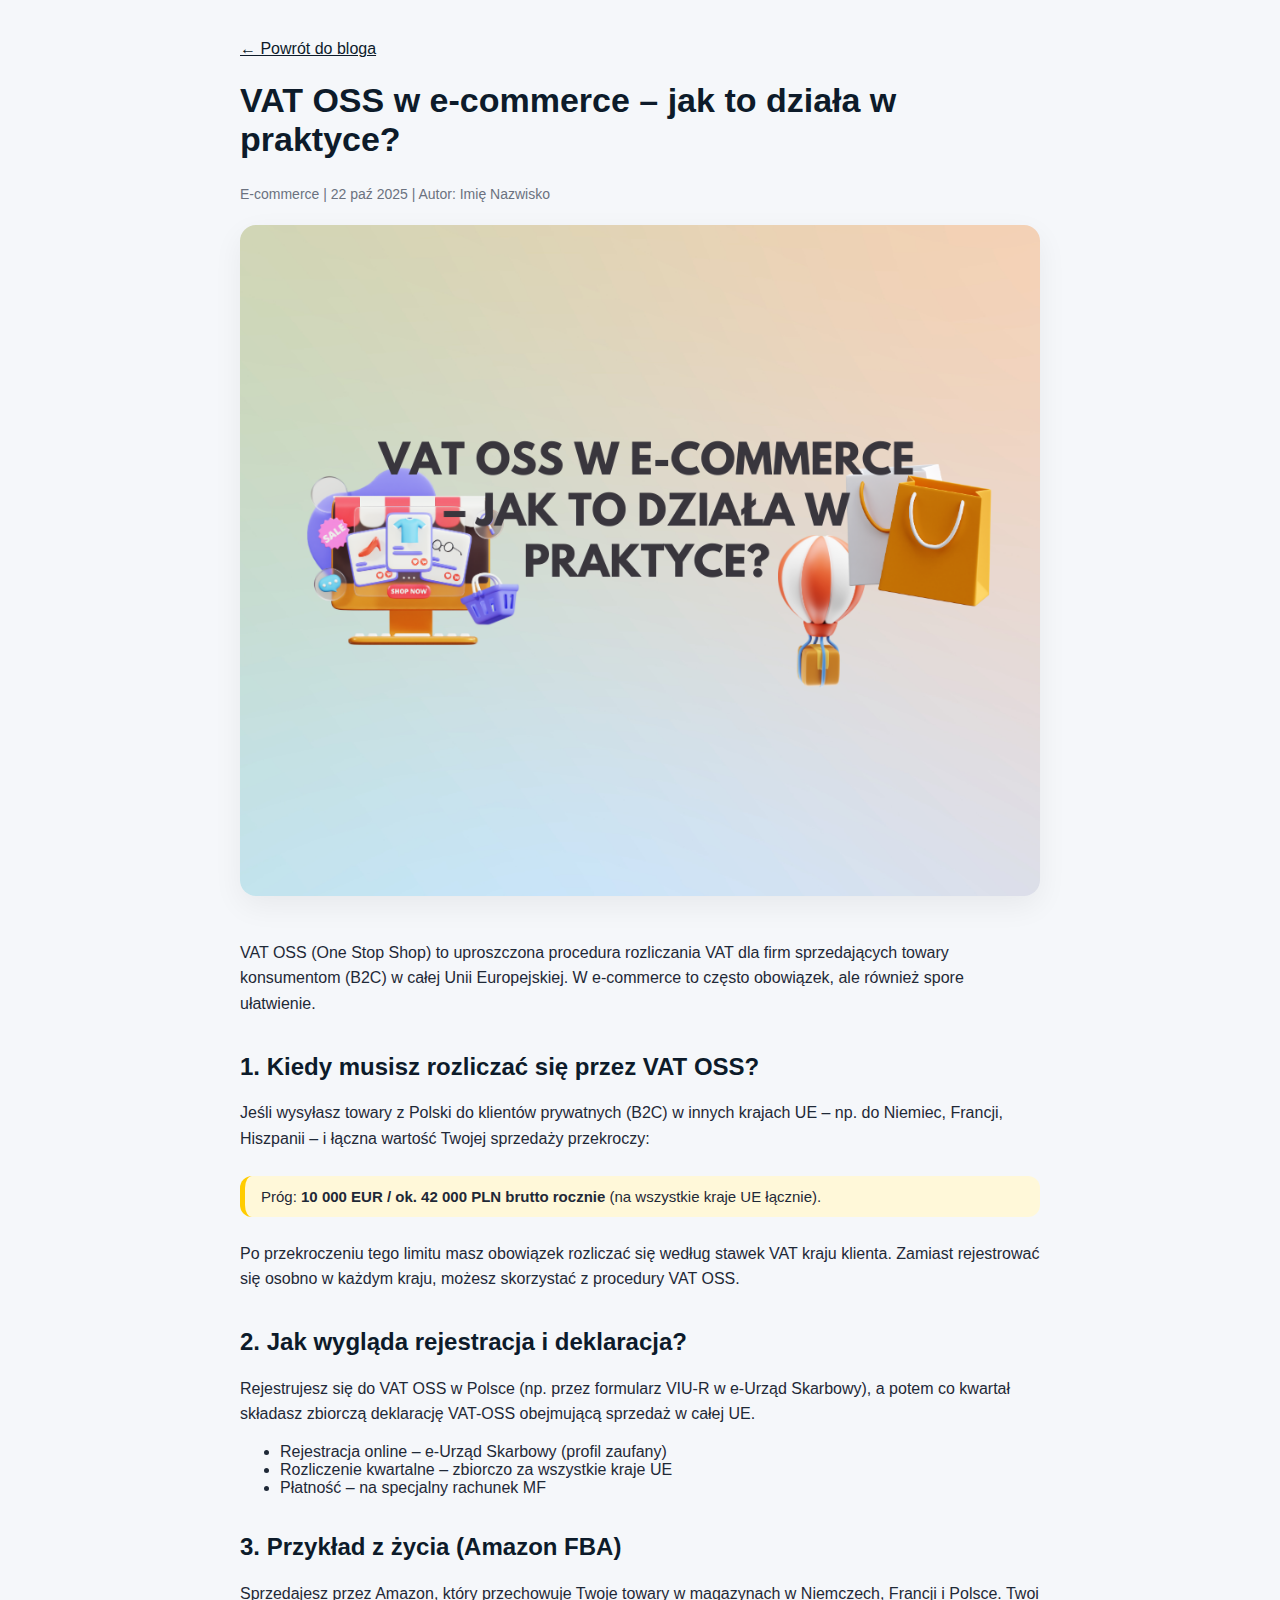
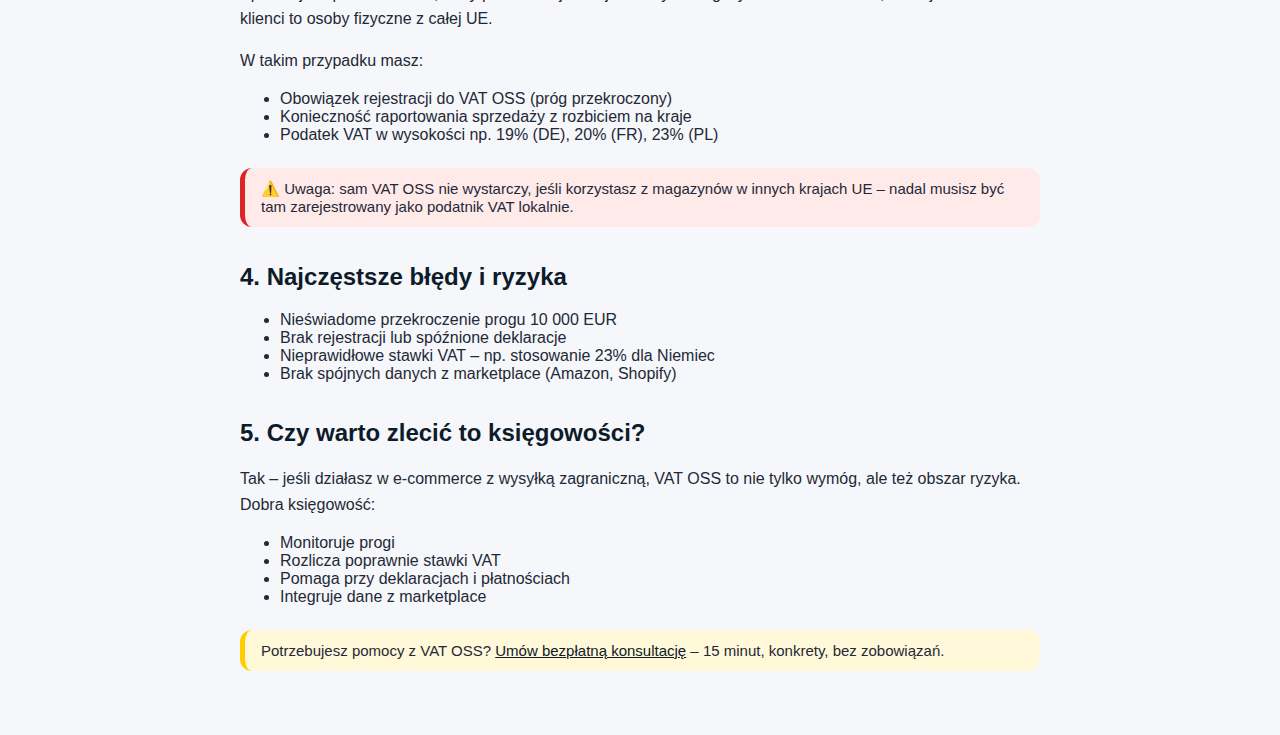
<file: blog/vat-oss-amazon.html>
<!doctype html>
<html lang="pl">
<head>
  <meta charset="utf-8" />
  <meta name="viewport" content="width=device-width, initial-scale=1" />
  <title>VAT OSS w e-commerce – jak to działa w praktyce?</title>
  <meta name="description" content="Przewodnik po VAT OSS w e-commerce. Kiedy trzeba się zarejestrować, jak to działa, pułapki i korzyści. Przykład rozliczenia Amazon/Shopify." />
  <link rel="canonical" href="https://twojadomena.pl/blog/vat-oss-amazon.html" />
  <style>
    :root {
      --brand: #0D1B2A;
      --accent: #FFCC00;
      --bg: #F5F7FA;
      --text: #1F2937;
      --muted: #6B7280;
      --radius: 16px;
      --shadow: 0 10px 30px rgba(0, 0, 0, 0.06);
      --maxw: 800px;
    }
    body {
      font-family: Inter, sans-serif;
      background: var(--bg);
      color: var(--text);
      margin: 0;
      padding: 40px 20px;
      max-width: var(--maxw);
      margin-inline: auto;
    }
    h1, h2, h3 {
      color: var(--brand);
      font-family: Montserrat, sans-serif;
    }
    h1 {
      font-size: 34px;
      margin-bottom: 24px;
    }
    h2 {
      font-size: 24px;
      margin-top: 36px;
    }
    p {
      line-height: 1.6;
      margin-bottom: 16px;
    }
    .meta {
      color: var(--muted);
      font-size: 14px;
      margin-bottom: 20px;
    }
    .tip, .warning {
      border-left: 5px solid var(--accent);
      background: #fff8d9;
      padding: 12px 16px;
      border-radius: 12px;
      margin: 24px 0;
      font-size: 15px;
    }
    .warning {
      border-left-color: #dc2626;
      background: #ffeaea;
    }
    img.hero {
      width: 100%;
      height: auto;
      border-radius: var(--radius);
      box-shadow: var(--shadow);
      margin-bottom: 24px;
    }
    a {
      color: var(--brand);
      text-decoration: underline;
    }
  </style>
</head>
<body>
  <a href="index.html">← Powrót do bloga</a>
  <h1>VAT OSS w e-commerce – jak to działa w praktyce?</h1>
  <p class="meta">E-commerce | 22 paź 2025 | Autor: Imię Nazwisko</p>
  <img src="vat-oss-amazon.png" alt="VAT OSS Amazon" class="hero" />

  <p>VAT OSS (One Stop Shop) to uproszczona procedura rozliczania VAT dla firm sprzedających towary konsumentom (B2C) w całej Unii Europejskiej. W e-commerce to często obowiązek, ale również spore ułatwienie.</p>

  <h2>1. Kiedy musisz rozliczać się przez VAT OSS?</h2>
  <p>Jeśli wysyłasz towary z Polski do klientów prywatnych (B2C) w innych krajach UE – np. do Niemiec, Francji, Hiszpanii – i łączna wartość Twojej sprzedaży przekroczy:</p>
  <div class="tip">Próg: <strong>10 000 EUR / ok. 42 000 PLN brutto rocznie</strong> (na wszystkie kraje UE łącznie).</div>

  <p>Po przekroczeniu tego limitu masz obowiązek rozliczać się według stawek VAT kraju klienta. Zamiast rejestrować się osobno w każdym kraju, możesz skorzystać z procedury VAT OSS.</p>

  <h2>2. Jak wygląda rejestracja i deklaracja?</h2>
  <p>Rejestrujesz się do VAT OSS w Polsce (np. przez formularz VIU-R w e-Urząd Skarbowy), a potem co kwartał składasz zbiorczą deklarację VAT-OSS obejmującą sprzedaż w całej UE.</p>
  <ul>
    <li>Rejestracja online – e-Urząd Skarbowy (profil zaufany)</li>
    <li>Rozliczenie kwartalne – zbiorczo za wszystkie kraje UE</li>
    <li>Płatność – na specjalny rachunek MF</li>
  </ul>

  <h2>3. Przykład z życia (Amazon FBA)</h2>
  <p>Sprzedajesz przez Amazon, który przechowuje Twoje towary w magazynach w Niemczech, Francji i Polsce. Twoi klienci to osoby fizyczne z całej UE.</p>
  <p>W takim przypadku masz:</p>
  <ul>
    <li>Obowiązek rejestracji do VAT OSS (próg przekroczony)</li>
    <li>Konieczność raportowania sprzedaży z rozbiciem na kraje</li>
    <li>Podatek VAT w wysokości np. 19% (DE), 20% (FR), 23% (PL)</li>
  </ul>
  <div class="warning">⚠️ Uwaga: sam VAT OSS nie wystarczy, jeśli korzystasz z magazynów w innych krajach UE – nadal musisz być tam zarejestrowany jako podatnik VAT lokalnie.</div>

  <h2>4. Najczęstsze błędy i ryzyka</h2>
  <ul>
    <li>Nieświadome przekroczenie progu 10 000 EUR</li>
    <li>Brak rejestracji lub spóźnione deklaracje</li>
    <li>Nieprawidłowe stawki VAT – np. stosowanie 23% dla Niemiec</li>
    <li>Brak spójnych danych z marketplace (Amazon, Shopify)</li>
  </ul>

  <h2>5. Czy warto zlecić to księgowości?</h2>
  <p>Tak – jeśli działasz w e-commerce z wysyłką zagraniczną, VAT OSS to nie tylko wymóg, ale też obszar ryzyka. Dobra księgowość:</p>
  <ul>
    <li>Monitoruje progi</li>
    <li>Rozlicza poprawnie stawki VAT</li>
    <li>Pomaga przy deklaracjach i płatnościach</li>
    <li>Integruje dane z marketplace</li>
  </ul>

  <div class="tip">
    Potrzebujesz pomocy z VAT OSS? <a href="https://calendly.com/pracowniarachunkowosci/30min" target="_blank">Umów bezpłatną konsultację</a> – 15 minut, konkrety, bez zobowiązań.
  </div>
</body>
</html>
</file>
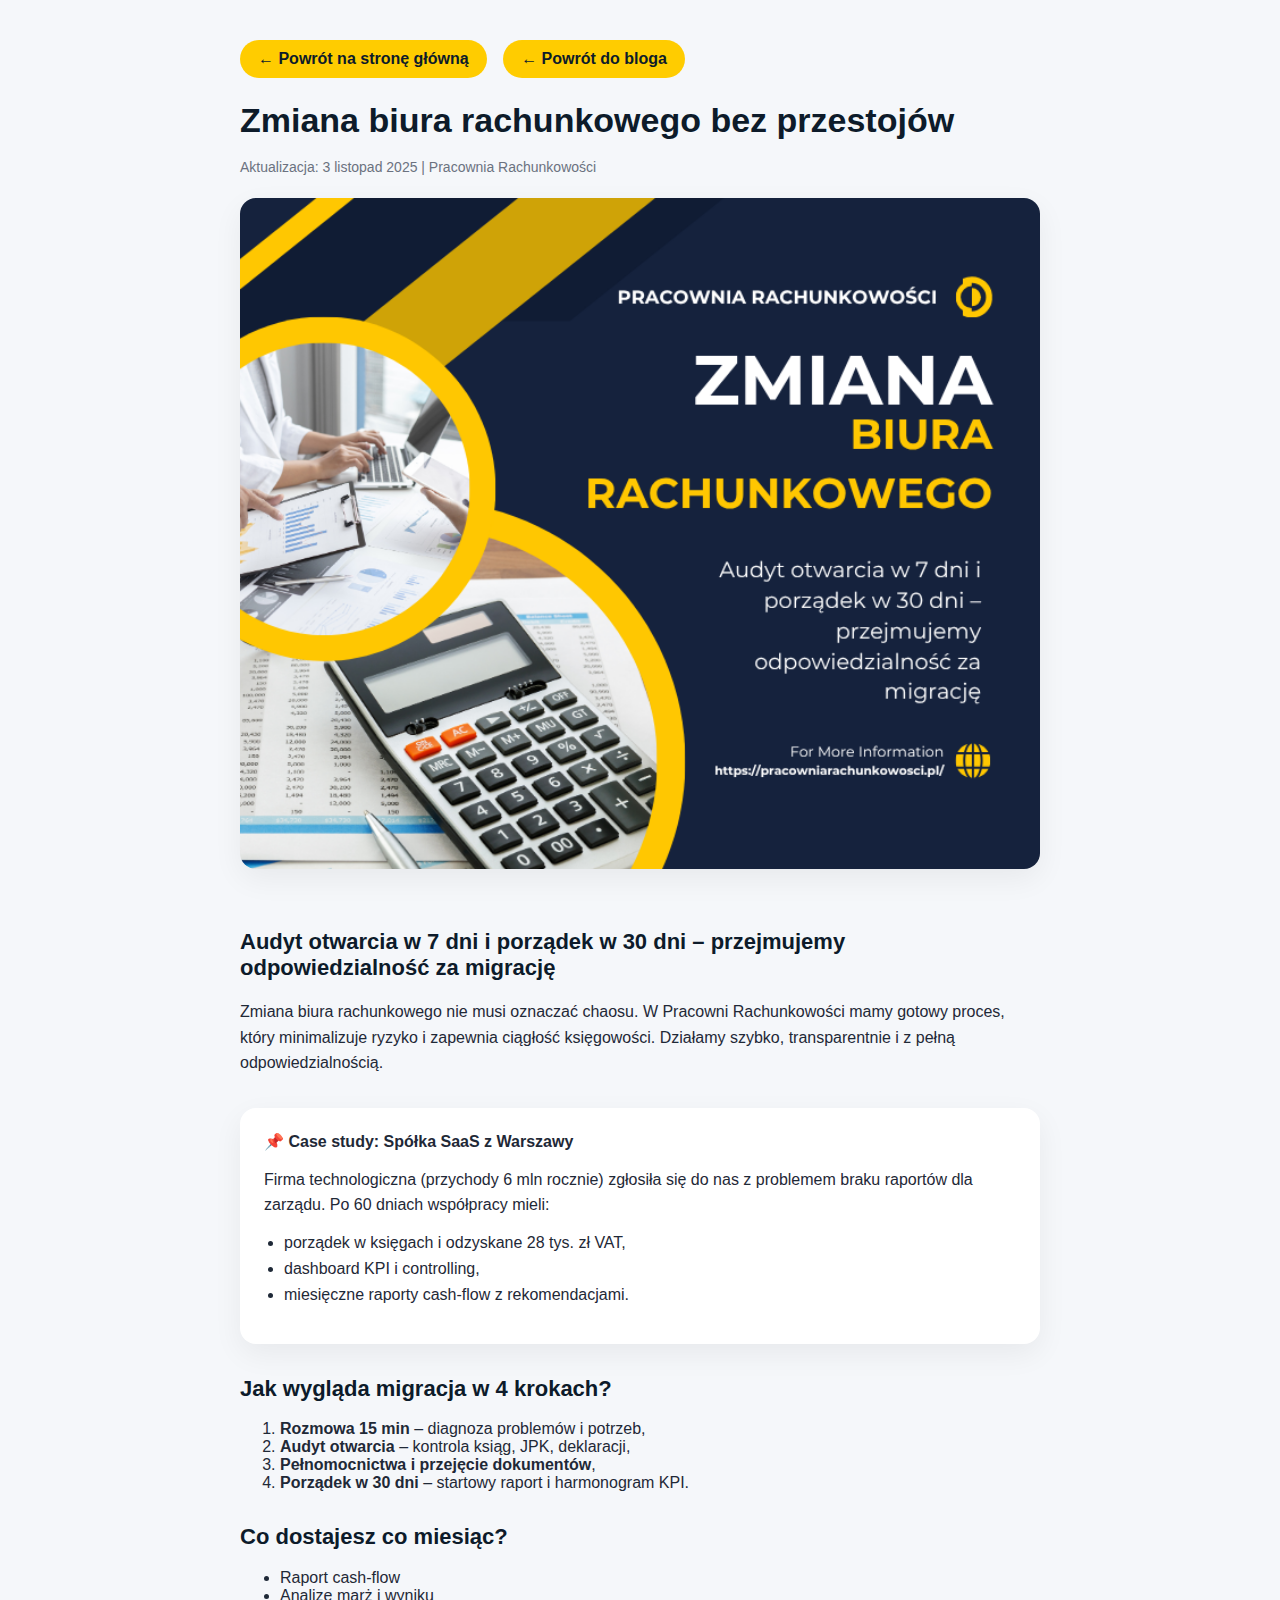
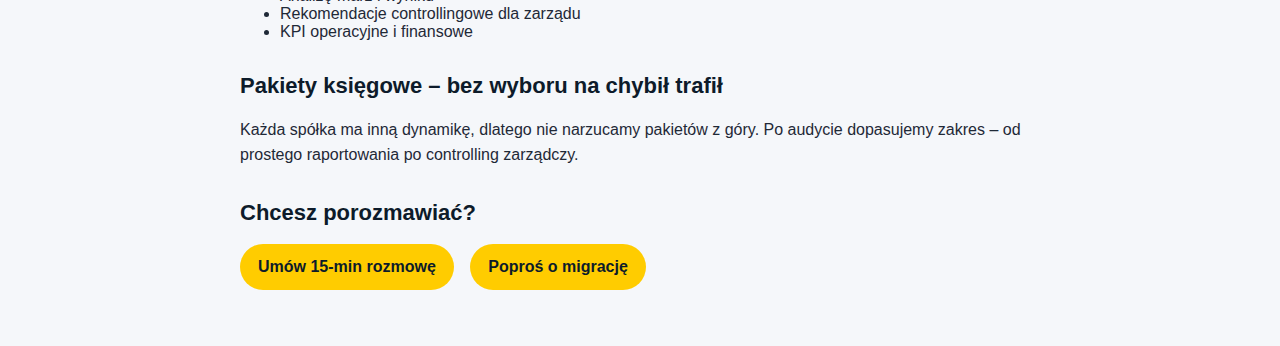
<file: blog/zmiana-biura.html>
<!doctype html>
<html lang="pl">
<head>
  <meta charset="utf-8" />
  <meta name="viewport" content="width=device-width, initial-scale=1" />
  <title>Zmiana biura rachunkowego bez przestojów</title>
  <meta name="description" content="Audyt otwarcia w 7 dni i porządek w 30 dni. Gotowy proces zmiany biura rachunkowego – krok po kroku, bez chaosu." />
  <link rel="canonical" href="https://pracowniarachunkowosci.pl/blog/zmiana-biura.html" />
  <style>
    :root {
      --brand: #0D1B2A;
      --accent: #FFCC00;
      --bg: #F5F7FA;
      --text: #1F2937;
      --muted: #6B7280;
      --radius: 16px;
      --shadow: 0 10px 30px rgba(0, 0, 0, 0.06);
      --maxw: 800px;
    }
    body {
      font-family: Inter, sans-serif;
      background: var(--bg);
      color: var(--text);
      margin: 0;
      padding: 40px 20px;
      max-width: var(--maxw);
      margin-inline: auto;
    }
    h1, h2, h3 {
      color: var(--brand);
      font-family: Montserrat, sans-serif;
    }
    h1 {
      font-size: 34px;
      margin-bottom: 16px;
    }
    h2 {
      font-size: 22px;
      margin-top: 32px;
    }
    p {
      line-height: 1.6;
      margin-bottom: 16px;
    }
    .meta {
      color: var(--muted);
      font-size: 14px;
      margin-bottom: 20px;
    }
    .btn {
      display: inline-block;
      padding: 10px 18px;
      background: var(--accent);
      color: var(--brand);
      border-radius: 999px;
      font-weight: 600;
      text-decoration: none;
      margin-right: 12px;
    }
    .box {
      background: #fff;
      padding: 24px;
      border-radius: var(--radius);
      box-shadow: var(--shadow);
      margin-block: 32px;
    }
    .box ul {
      padding-left: 20px;
    }
    .box li {
      margin-bottom: 8px;
    }
    img.hero {
      width: 100%;
      height: auto;
      border-radius: var(--radius);
      box-shadow: var(--shadow);
      margin-bottom: 24px;
    }
  </style>
</head>
<body>
  <a href="../index.html" class="btn">← Powrót na stronę główną</a>
  <a href="index.html" class="btn">← Powrót do bloga</a>

  <h1>Zmiana biura rachunkowego bez przestojów</h1>
  <p class="meta">Aktualizacja: 3 listopad 2025 | Pracownia Rachunkowości</p>

  <img src="zmiana.png" alt="Zmiana biura rachunkowego - baner" class="hero" />

  <h2>Audyt otwarcia w 7 dni i porządek w 30 dni – przejmujemy odpowiedzialność za migrację</h2>
  <p>Zmiana biura rachunkowego nie musi oznaczać chaosu. W Pracowni Rachunkowości mamy gotowy proces, który minimalizuje ryzyko i zapewnia ciągłość księgowości. Działamy szybko, transparentnie i z pełną odpowiedzialnością.</p>

  <div class="box">
    <strong>📌 Case study: Spółka SaaS z Warszawy</strong>
    <p>Firma technologiczna (przychody 6 mln rocznie) zgłosiła się do nas z problemem braku raportów dla zarządu. Po 60 dniach współpracy mieli:</p>
    <ul>
      <li>porządek w księgach i odzyskane 28 tys. zł VAT,</li>
      <li>dashboard KPI i controlling,</li>
      <li>miesięczne raporty cash-flow z rekomendacjami.</li>
    </ul>
  </div>

  <h2>Jak wygląda migracja w 4 krokach?</h2>
  <ol>
    <li><strong>Rozmowa 15 min</strong> – diagnoza problemów i potrzeb,</li>
    <li><strong>Audyt otwarcia</strong> – kontrola ksiąg, JPK, deklaracji,</li>
    <li><strong>Pełnomocnictwa i przejęcie dokumentów</strong>,</li>
    <li><strong>Porządek w 30 dni</strong> – startowy raport i harmonogram KPI.</li>
  </ol>

  <h2>Co dostajesz co miesiąc?</h2>
  <ul>
    <li>Raport cash-flow</li>
    <li>Analizę marż i wyniku</li>
    <li>Rekomendacje controllingowe dla zarządu</li>
    <li>KPI operacyjne i finansowe</li>
  </ul>

  <h2>Pakiety księgowe – bez wyboru na chybił trafił</h2>
  <p>Każda spółka ma inną dynamikę, dlatego nie narzucamy pakietów z góry. Po audycie dopasujemy zakres – od prostego raportowania po controlling zarządczy.</p>

  <h2>Chcesz porozmawiać?</h2>
  <p><a href="https://calendly.com/pracowniarachunkowosci/30min" class="btn" target="_blank">Umów 15-min rozmowę</a>
  <a href="../index.html#kontakt" class="btn">Poproś o migrację</a></p>
</body>
</html>
</file>
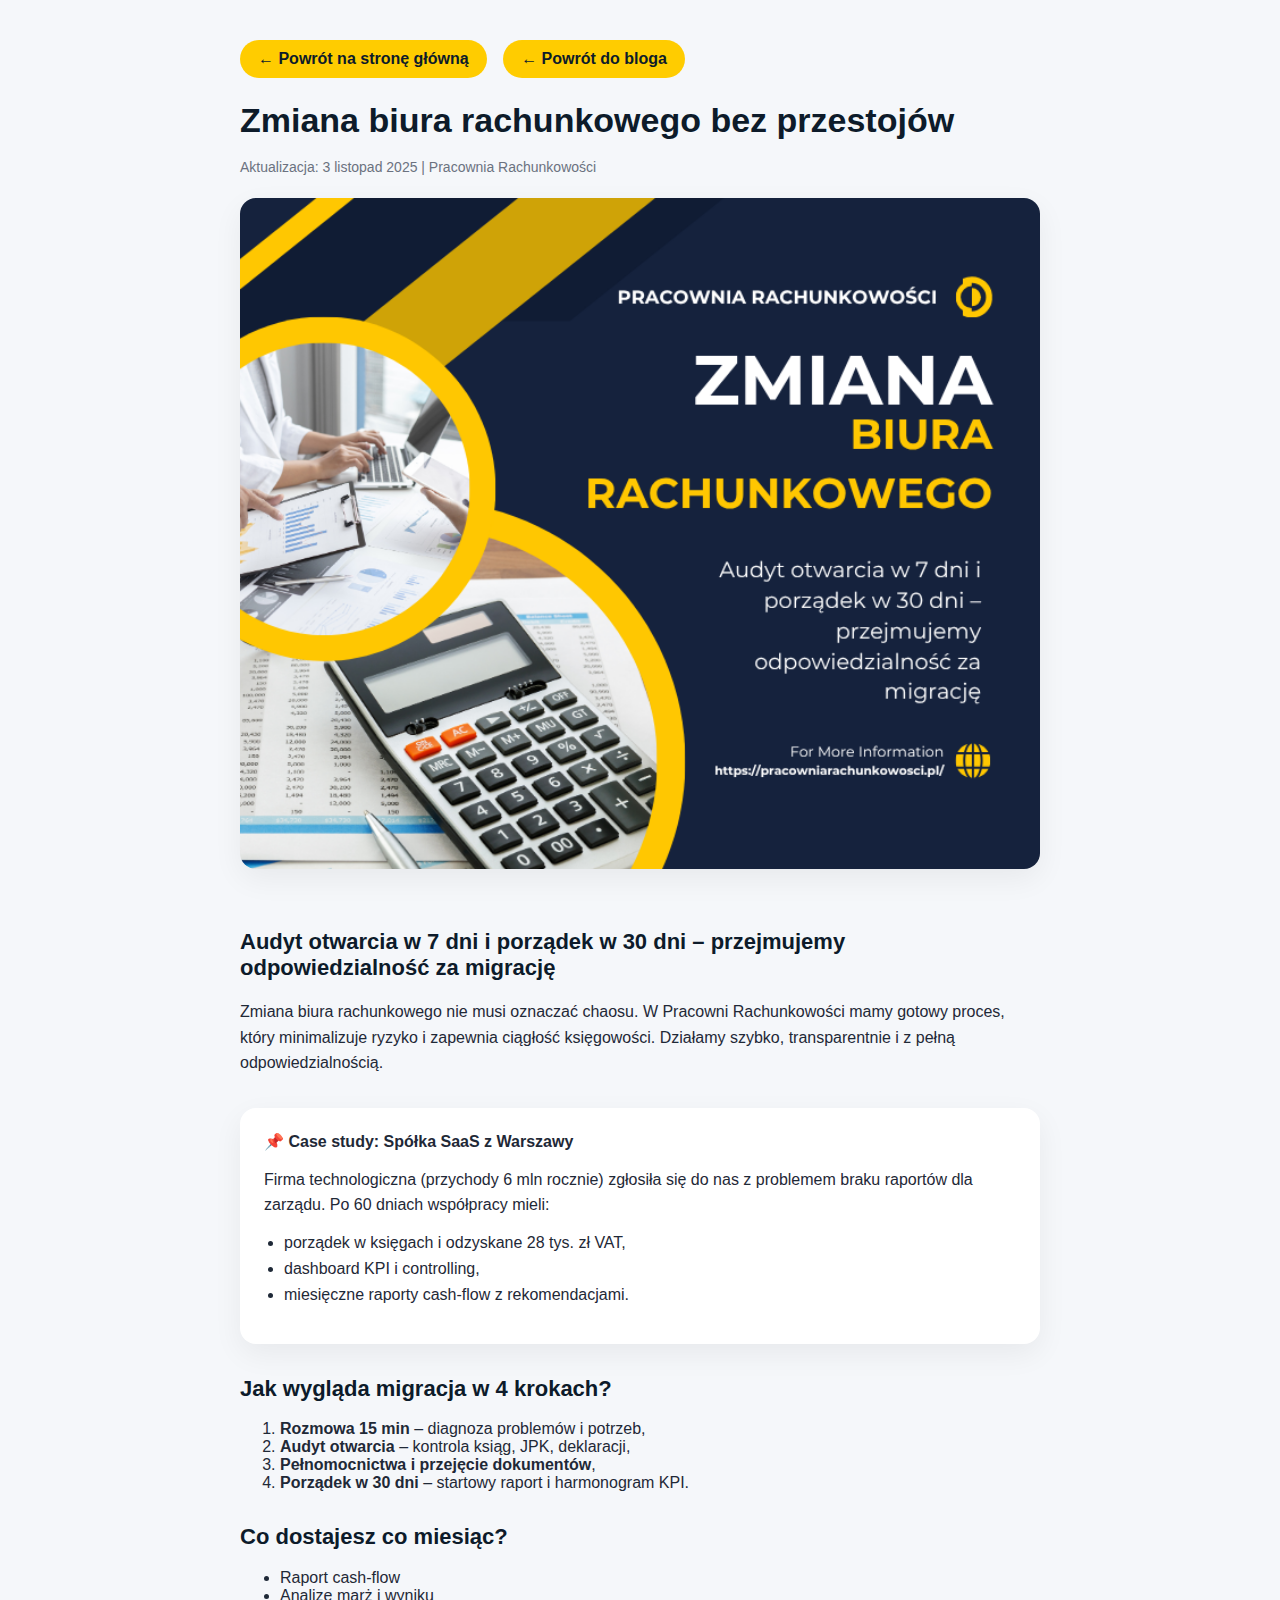
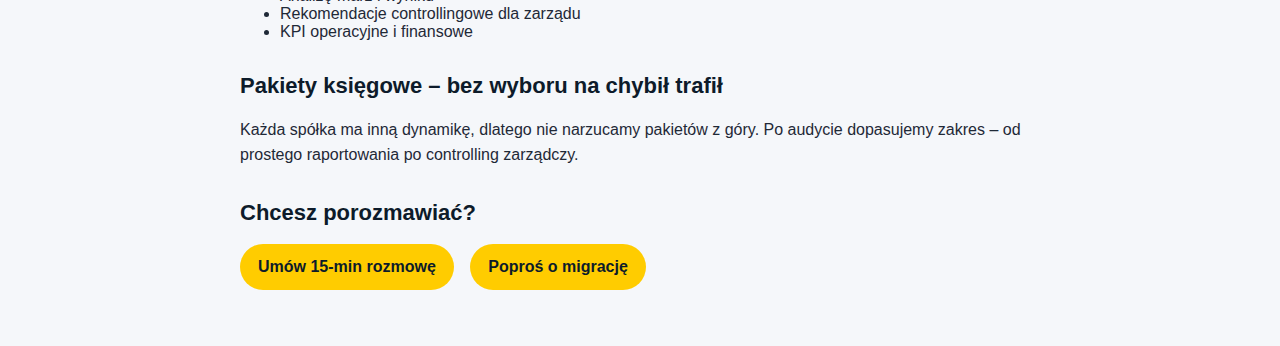
<file: blog/zmiana.html>
<!doctype html>
<html lang="pl">
<head>
  <meta charset="utf-8" />
  <meta name="viewport" content="width=device-width, initial-scale=1" />
  <title>Zmiana biura rachunkowego bez przestojów</title>
  <meta name="description" content="Audyt otwarcia w 7 dni i porządek w 30 dni. Gotowy proces zmiany biura rachunkowego – krok po kroku, bez chaosu." />
  <link rel="canonical" href="https://pracowniarachunkowosci.pl/blog/zmiana-biura.html" />
  <style>
    :root {
      --brand: #0D1B2A;
      --accent: #FFCC00;
      --bg: #F5F7FA;
      --text: #1F2937;
      --muted: #6B7280;
      --radius: 16px;
      --shadow: 0 10px 30px rgba(0, 0, 0, 0.06);
      --maxw: 800px;
    }
    body {
      font-family: Inter, sans-serif;
      background: var(--bg);
      color: var(--text);
      margin: 0;
      padding: 40px 20px;
      max-width: var(--maxw);
      margin-inline: auto;
    }
    h1, h2, h3 {
      color: var(--brand);
      font-family: Montserrat, sans-serif;
    }
    h1 {
      font-size: 34px;
      margin-bottom: 16px;
    }
    h2 {
      font-size: 22px;
      margin-top: 32px;
    }
    p {
      line-height: 1.6;
      margin-bottom: 16px;
    }
    .meta {
      color: var(--muted);
      font-size: 14px;
      margin-bottom: 20px;
    }
    .btn {
      display: inline-block;
      padding: 10px 18px;
      background: var(--accent);
      color: var(--brand);
      border-radius: 999px;
      font-weight: 600;
      text-decoration: none;
      margin-right: 12px;
    }
    .box {
      background: #fff;
      padding: 24px;
      border-radius: var(--radius);
      box-shadow: var(--shadow);
      margin-block: 32px;
    }
    .box ul {
      padding-left: 20px;
    }
    .box li {
      margin-bottom: 8px;
    }
    img.hero {
      width: 100%;
      height: auto;
      border-radius: var(--radius);
      box-shadow: var(--shadow);
      margin-bottom: 24px;
    }
  </style>
</head>
<body>
  <a href="../index.html" class="btn">← Powrót na stronę główną</a>
  <a href="index.html" class="btn">← Powrót do bloga</a>

  <h1>Zmiana biura rachunkowego bez przestojów</h1>
  <p class="meta">Aktualizacja: 3 listopad 2025 | Pracownia Rachunkowości</p>

  <img src="zmiana.png" alt="Zmiana biura rachunkowego - baner" class="hero" />

  <h2>Audyt otwarcia w 7 dni i porządek w 30 dni – przejmujemy odpowiedzialność za migrację</h2>
  <p>Zmiana biura rachunkowego nie musi oznaczać chaosu. W Pracowni Rachunkowości mamy gotowy proces, który minimalizuje ryzyko i zapewnia ciągłość księgowości. Działamy szybko, transparentnie i z pełną odpowiedzialnością.</p>

  <div class="box">
    <strong>📌 Case study: Spółka SaaS z Warszawy</strong>
    <p>Firma technologiczna (przychody 6 mln rocznie) zgłosiła się do nas z problemem braku raportów dla zarządu. Po 60 dniach współpracy mieli:</p>
    <ul>
      <li>porządek w księgach i odzyskane 28 tys. zł VAT,</li>
      <li>dashboard KPI i controlling,</li>
      <li>miesięczne raporty cash-flow z rekomendacjami.</li>
    </ul>
  </div>

  <h2>Jak wygląda migracja w 4 krokach?</h2>
  <ol>
    <li><strong>Rozmowa 15 min</strong> – diagnoza problemów i potrzeb,</li>
    <li><strong>Audyt otwarcia</strong> – kontrola ksiąg, JPK, deklaracji,</li>
    <li><strong>Pełnomocnictwa i przejęcie dokumentów</strong>,</li>
    <li><strong>Porządek w 30 dni</strong> – startowy raport i harmonogram KPI.</li>
  </ol>

  <h2>Co dostajesz co miesiąc?</h2>
  <ul>
    <li>Raport cash-flow</li>
    <li>Analizę marż i wyniku</li>
    <li>Rekomendacje controllingowe dla zarządu</li>
    <li>KPI operacyjne i finansowe</li>
  </ul>

  <h2>Pakiety księgowe – bez wyboru na chybił trafił</h2>
  <p>Każda spółka ma inną dynamikę, dlatego nie narzucamy pakietów z góry. Po audycie dopasujemy zakres – od prostego raportowania po controlling zarządczy.</p>

  <h2>Chcesz porozmawiać?</h2>
  <p><a href="https://calendly.com/pracowniarachunkowosci/15min" class="btn" target="_blank">Umów 15-min rozmowę</a>
  <a href="../index.html#kontakt" class="btn">Poproś o migrację</a></p>
</body>
</html>
</file>
<file: assets/css/main.css>
﻿:root{
--brand:#0D1B2A; /* granat */
--accent:#FFCC00; /* żółłty */
--bg:#F5F7FA; /* jasne tło */
--text:#1F2937; /* ciemny szary */
--muted:#6B7280; /* szary opis */
--success:#14A44D; /* zielony */
--radius:16px;
--shadow:0 10px 30px rgba(0,0,0,.06);
--shadow-accent:0 10px 30px rgba(0,0,0,.15), 0 0 0 2px #FFCC00AA;
--maxw:1100px;
}
.hero-video-section {
  position: relative;
  height: 60vh;
  display: flex;
  align-items: center;
  color: white;
  text-shadow: 0 2px 8px rgba(0, 0, 0, 0.7);
  overflow: hidden;
}
.hero-video-section .hero-bg {
  position: absolute;
  top: 50%;
  left: 50%;
  min-width: 100%;
  min-height: 100%;
  width: auto;
  height: auto;
  z-index: -1;
  transform: translate(-50%, -50%);
  object-fit: cover;
  opacity: 0.5;
}
.hero-content {
  position: relative;
  z-index: 1;
  max-width: var(--maxw);
  padding: 40px 20px;
}
.about-section {
  background: #fffdf6;
  border-radius: 20px;
  padding: 48px 20px;
  margin-top: 40px;
}
.about-grid {
  display: grid;
  grid-template-columns: 1fr 1fr;
  gap: 40px;
  align-items: center;
}
.about-img {
  width: 100%;
  border-radius: 16px;
  box-shadow: var(--shadow);
}
@media (max-width: 900px) {
  .about-grid {
    grid-template-columns: 1fr;
  }
}
.case-cards {
  display: grid;
  grid-template-columns: repeat(auto-fit, minmax(280px, 1fr));
  gap: 24px;
  margin-top: 32px;
}

.case-cards .card {
  background: #fff;
  border: 1px solid #EEF2F7;
  border-radius: 16px;
  padding: 24px;
  box-shadow: var(--shadow);
  display: flex;
  flex-direction: column;
  align-items: start;
}

.case-cards .case-img {
  width: 100%;
  max-height: 160px;
  object-fit: cover;
  border-radius: 12px;
  margin-bottom: 16px;
}

.process-icon {
  font-size: 32px;
  line-height: 1;
  margin-bottom: 12px;
  display: inline-block;
}
#dla-kogo-hasla {
  background: var(--brand);
  color: #fff;
  border-radius: var(--radius);
  padding: 48px 32px;
  margin-top: 40px;
}

#dla-kogo-hasla h2,
#dla-kogo-hasla h3 {
  color: #fff;
}

#dla-kogo-hasla .muted {
  color: #eee;
}
.dla-kogo-premium {
  background: var(--brand);
  color: white;
  border-radius: var(--radius);
  padding: 60px 40px;
  margin-top: 40px;
}

.dla-kogo-premium h2 {
  font-size: 28px;
  margin-bottom: 24px;
  color: white;
}

.dla-kogo-grid {
  display: grid;
  grid-template-columns: 1.1fr 0.9fr;
  gap: 48px;
  align-items: center;
}

.dla-kogo-list {
  list-style: none;
  padding: 0;
  margin: 0;
  display: grid;
  gap: 24px;
}

.dla-kogo-list h3 {
  margin: 0;
  font-size: 18px;
  font-weight: 700;
  color: white;
}

.dla-kogo-list p {
  margin: 4px 0 0;
  color: #e0e4ea;
  font-size: 15px;
}

.dla-kogo-img img {
  width: 100%;
  max-height: 300px;
  object-fit: cover;
  border-radius: 12px;
  box-shadow: var(--shadow);
  opacity: 0.9;
}

@media (max-width: 900px) {
  .dla-kogo-grid {
    grid-template-columns: 1fr;
  }
  .dla-kogo-img {
    margin-top: 24px;
  }
}
.grid-4 {
  display: grid;
  grid-template-columns: repeat(auto-fit, minmax(220px, 1fr));
  gap: 20px;
}



*{box-sizing:border-box}
html,body{margin:0}
body{font-family:Inter,system-ui,-apple-system,Segoe UI,Roboto,Arial,sans-serif;color:var(--text);background:#fff;overflow-x:hidden;}
a{color:var(--brand);text-decoration:none}
header{position:sticky;top:0;z-index:20;background:#fff;border-bottom:1px solid #eef2f7}
.nav{max-width:var(--maxw);margin:auto;display:flex;align-items:center;gap:24px;padding:14px 20px;position:relative}
.logo{display:flex;align-items:center;gap:10px;font-weight:800;font-family:Montserrat,Inter,Arial,sans-serif;color:var(--brand);letter-spacing:.4px}
.logo-badge{background:var(--brand);color:#fff;border-radius:10px;padding:2px 8px;font-size:12px;}
.nav a{opacity:.9}
.nav ul{list-style:none;margin:0 0 0 auto;padding:0;display:flex;gap:18px;align-items:center}
.btn{display:inline-flex;align-items:center;justify-content:center;padding:12px 18px;border-radius:12px;font-weight:600;border:1px solid transparent;box-shadow:var(--shadow)}
.btn-primary{background:var(--accent);color:#111}
.btn-outline{background:#fff;border-color:#E5E7EB}
.container{max-width:var(--maxw);margin:auto;padding:56px 20px}
.hero{display:grid;grid-template-columns:1.1fr .9fr;gap:36px;align-items:center;padding:48px 0}
.h1{font-family:Montserrat,Inter,Arial,sans-serif;font-size:44px;line-height:1.1;margin:0 0 14px;color:var(--brand)}
.lead{font-size:18px;color:#374151;margin:0 0 18px}
.trust{display:flex;gap:14px;flex-wrap:wrap;color:var(--muted);font-size:14px;margin-top:6px}
.pill{display:inline-flex;align-items:center;gap:8px;background:#111;color:#fff;border-radius:999px;padding:8px 12px;font-size:13px}
.pill b{color:var(--accent)}
.card{background:#fff;border:1px solid #EEF2F7;border-radius:var(--radius);padding:22px;box-shadow:var(--shadow)}
.grid-3{display:grid;grid-template-columns:repeat(3,1fr);gap:18px}
.grid-2{display:grid;grid-template-columns:repeat(2,1fr);gap:18px}
section h2{font-family:Montserrat,Inter,Arial,sans-serif;font-size:28px;margin:0 0 16px;color:var(--brand)}
.offer-accordion{display:flex;flex-direction:column;gap:16px}
.offer-item{border:1px solid #EEF2F7;border-radius:var(--radius);background:#fff;box-shadow:var(--shadow);overflow:hidden}
.offer-item+.offer-item{margin-top:12px}
.offer-item summary{cursor:pointer;padding:18px 56px 18px 20px;font-size:18px;font-weight:600;list-style:none;margin:0;position:relative;display:flex;align-items:center;gap:12px;background:#fff;color:var(--brand)}
.offer-item summary::-webkit-details-marker{display:none}
.offer-item summary::after{content:"+";position:absolute;right:20px;top:50%;transform:translateY(-50%);font-size:22px;line-height:1;transition:transform .2s ease;margin-left:auto}
.offer-item[open] summary::after{content:"\2212"}
.offer-item summary:focus-visible{outline:2px solid var(--accent);outline-offset:4px}
.offer-item__icon{display:flex;align-items:center;justify-content:center;width:40px;height:40px;border-radius:50%;background:rgba(13,27,42,.08);color:var(--brand);font-size:20px;flex-shrink:0;transition:background .2s ease,color .2s ease}
.offer-item[open] .offer-item__icon{background:var(--accent);color:#111}
.offer-item__title{flex:1;font-weight:inherit}
.offer-item__content{padding:0 20px 20px;border-top:1px solid #EEF2F7;background:#fff}
.offer-item__content>p{margin-top:0}
.offer-item__content .grid-3,
.offer-item__content .grid-2{margin-top:16px}
.offer-item__content ul{padding-left:20px}
@media (min-width:769px){
.offer-accordion{gap:48px}
.offer-item{border:none;box-shadow:none;background:none}
.offer-item+.offer-item{margin-top:40px}
.offer-item summary{cursor:default;padding:0;font-size:28px;font-weight:700;margin-bottom:24px;background:none;color:var(--brand);gap:16px}
.offer-item summary::after{display:none}
.offer-item__icon{width:56px;height:56px;font-size:28px;background:rgba(13,27,42,.1);color:var(--brand)}
.offer-item[open] .offer-item__icon{background:rgba(255,204,0,.25);color:var(--brand)}
.offer-item__content{padding:0;border-top:none;background:none}
.offer-item__content .grid-3,
.offer-item__content .grid-2{margin-top:24px}
}
.muted{color:var(--muted)}
.list{display:grid;gap:10px}
.list li{margin-left:18px}
.price{font-size:20px;font-weight:800}
.badge{display:inline-block;background:var(--accent);padding:4px 10px;border-radius:999px;font-weight:700;font-size:12px;color:#111;margin-left:8px}
.cta-wrap{display:flex;gap:12px;flex-wrap:wrap}
.faq details{border:1px solid #EEF2F7;border-radius:12px;padding:14px 16px;background:#fff}
.faq summary{cursor:pointer;font-weight:600}
.contact{background:var(--bg);padding:36px;border-radius:16px;border:1px solid #E5E7EB}
form .row{display:grid;grid-template-columns:1fr 1fr;gap:12px}
form label{display:block;font-weight:600;margin:10px 0 6px}
input, textarea{width:100%;padding:12px 14px;border:1px solid #E5E7EB;border-radius:10px;font:inherit}
textarea{min-height:120px}
.note{font-size:13px;color:var(--muted)}
footer{background:#0b1420;color:#d5d9e2;margin-top:56px}
.footer{max-width:var(--maxw);margin:auto;padding:28px 20px;display:grid;gap:8px}
.footer a{color:#d5d9e2;text-decoration:underline}


/* Dla sekcji „Dla kogo” */
#dla-kogo .card {
background: var(--accent);
box-shadow: var(--shadow-accent);
color: #111;
}
#dla-kogo .card .muted {
color: #333;
}


@media (max-width: 960px){
.hero{grid-template-columns:1fr}
form .row{grid-template-columns:1fr}
}


#proces .card {
  transition: transform 0.3s ease, box-shadow 0.3s ease;
}
#proces .card:hover {
  transform: translateY(-6px);
  box-shadow: 0 12px 30px rgba(0, 0, 0, 0.1);
}

@media (max-width: 768px) {
.nav {
flex-wrap: wrap;
}

.hamburger {
display: flex;
}


.nav ul {
flex-direction: column;
align-items: flex-start;
gap: 10px;
width: 100%;
padding-top: 10px;
border-top: 1px solid #eee;
}


.nav ul li {
width: 100%;
}

.menu {
padding: 16px 24px 24px;
}

.menu li {
width: 100%;
margin: 0;
}

.menu li + li {
  margin-top: 6px;
}

.menu li a {
display: block;
width: 100%;
padding: 10px 12px;
border-radius: 10px;
}

.menu .btn {
width: 100%;
display: flex;
align-items: center;
justify-content: center;
margin-top: 4px;
padding: 12px 18px;
}


.cta-wrap {
flex-direction: column;
align-items: stretch;
}


.grid-3,
.grid-4,
.grid-2 {
grid-template-columns: 1fr !important;
}


.hero {
grid-template-columns: 1fr !important;
text-align: center;
}


.hero-content {
padding: 20px;
}


.dla-kogo-premium .dla-kogo-grid {
grid-template-columns: 1fr;
}


.dla-kogo-img {
margin-top: 20px;
}


.about-grid {
grid-template-columns: 1fr;
}
}

@media (max-width: 480px) {
  .hero-video-section {
    min-height: 420px;
    height: auto;
  }

  .hero-content {
    padding: 32px 16px;
  }

  .h1 {
    font-size: 32px;
  }
}

/* DOMYśLNIE (MOBILE): menu ukryte */
.menu {
  display: none !important;
  flex-direction: column;
  background: white;
  position: absolute;
  top: 60px;
  left: 0;
  width: 100%;
  padding: 16px;
  z-index: 10;
}

.menu.active {
  display: flex !important;
}

body.menu-open {
  overflow: hidden;
}

.hamburger {
  display: flex;
  align-items: center;
  justify-content: center;
  width: 44px;
  height: 44px;
  background: #fff;
  border: 1px solid #E5E7EB;
  border-radius: 12px;
  cursor: pointer;
  margin-left: auto;
  position: relative;
  z-index: 20;
  transition: background .2s ease, border-color .2s ease;
  padding: 0;
  line-height: 1;
}

.hamburger:focus-visible {
  outline: 2px solid var(--accent);
  outline-offset: 4px;
}

.hamburger.is-active {
  background: #F3F4F6;
  border-color: #CBD5F0;
}

.hamburger__box {
  position: relative;
  width: 22px;
  height: 14px;
}

.hamburger__inner,
.hamburger__inner::before,
.hamburger__inner::after {
  position: absolute;
  left: 0;
  width: 22px;
  height: 2px;
  background: var(--brand);
  border-radius: 999px;
  content: "";
  transition: transform .25s ease, opacity .25s ease;
}

.hamburger__inner {
  top: 50%;
  transform: translateY(-50%);
}

.hamburger__inner::before {
  top: -6px;
}

.hamburger__inner::after {
  top: 6px;
}

.hamburger.is-active .hamburger__inner {
  background: transparent;
}

.hamburger.is-active .hamburger__inner::before {
  transform: translateY(6px) rotate(45deg);
}

.hamburger.is-active .hamburger__inner::after {
  transform: translateY(-6px) rotate(-45deg);
}

/* === DESKTOP (szerokość powyżej 768px) === */
@media (min-width: 769px) {
  .nav {
    display: flex;
    align-items: center;
    justify-content: space-between;
    max-width: var(--maxw);
  margin: auto;
  padding: 14px 20px;
  gap: 24px;
  }

  .hamburger {
    display: none !important;
  }

  .menu {
    display: flex !important; /* nadpisuje display: none z mobile */
    list-style: none;
    flex-direction: row;
    gap: 24px;
    align-items: center;
    margin-left: auto;
    position: static;
    background: none;
    padding: 0;
  }
}




.hamburger {
  display: flex;
  align-items: center;
  justify-content: center;
  width: 44px;
  height: 44px;
  background: #fff;
  border: 1px solid #E5E7EB;
  border-radius: 12px;
  cursor: pointer;
  margin-left: auto;
  position: relative;
  z-index: 20;
  transition: background .2s ease, border-color .2s ease;
  padding: 0;
  line-height: 1;
}

.hamburger:focus-visible {
  outline: 2px solid var(--accent);
  outline-offset: 4px;
}

.hamburger.is-active {
  background: #F3F4F6;
  border-color: #CBD5F0;
}

.hamburger__box {
  position: relative;
  width: 22px;
  height: 14px;
}

.hamburger__inner,
.hamburger__inner::before,
.hamburger__inner::after {
  position: absolute;
  left: 0;
  width: 22px;
  height: 2px;
  background: var(--brand);
  border-radius: 999px;
  content: "";
  transition: transform .25s ease, opacity .25s ease;
}

.hamburger__inner {
  top: 50%;
  transform: translateY(-50%);
}

.hamburger__inner::before {
  top: -6px;
}

.hamburger__inner::after {
  top: 6px;
}

.hamburger.is-active .hamburger__inner {
  background: transparent;
}

.hamburger.is-active .hamburger__inner::before {
  transform: translateY(6px) rotate(45deg);
}

.hamburger.is-active .hamburger__inner::after {
  transform: translateY(-6px) rotate(-45deg);
}
.skip-link {
  position: absolute;
  left: -9999px;
  top: auto;
  width: 1px;
  height: 1px;
  overflow: hidden;
  z-index: -9999;
}

.skip-link:focus {
  position: absolute;
  left: 16px;
  top: 16px;
  width: auto;
  height: auto;
  padding: 10px 16px;
  background: #FFCC00;
  color: #111;
  border-radius: 8px;
  z-index: 9999;
}

input[type="checkbox"] {
  width: 18px;
  height: 18px;
  margin-top: 4px;
  accent-color: var(--accent); /* Opcjonalnie: kolor żółłty */
}
.promo-banner {
  background: #fff8d9;
  padding: 40px 20px;
  border-radius: 20px;
  box-shadow: 0 10px 30px rgba(0,0,0,0.05);
  text-align: center;
  margin: 60px 0;
}
.promo-content h2 {
  color: #0D1B2A;
  margin-bottom: 10px;
}
.promo-btn {
  display: inline-block;
  background: #FFCC00;
  color: #0D1B2A;
  padding: 12px 20px;
  border-radius: 12px;
  font-weight: 600;
  text-decoration: none;
  transition: background 0.3s ease;
}
.promo-btn:hover {
  background: #e6b800;
}
html, body {
  position: relative;
  overflow-x: hidden;
}
.hidden {
  display: none !important;
}
</file>
